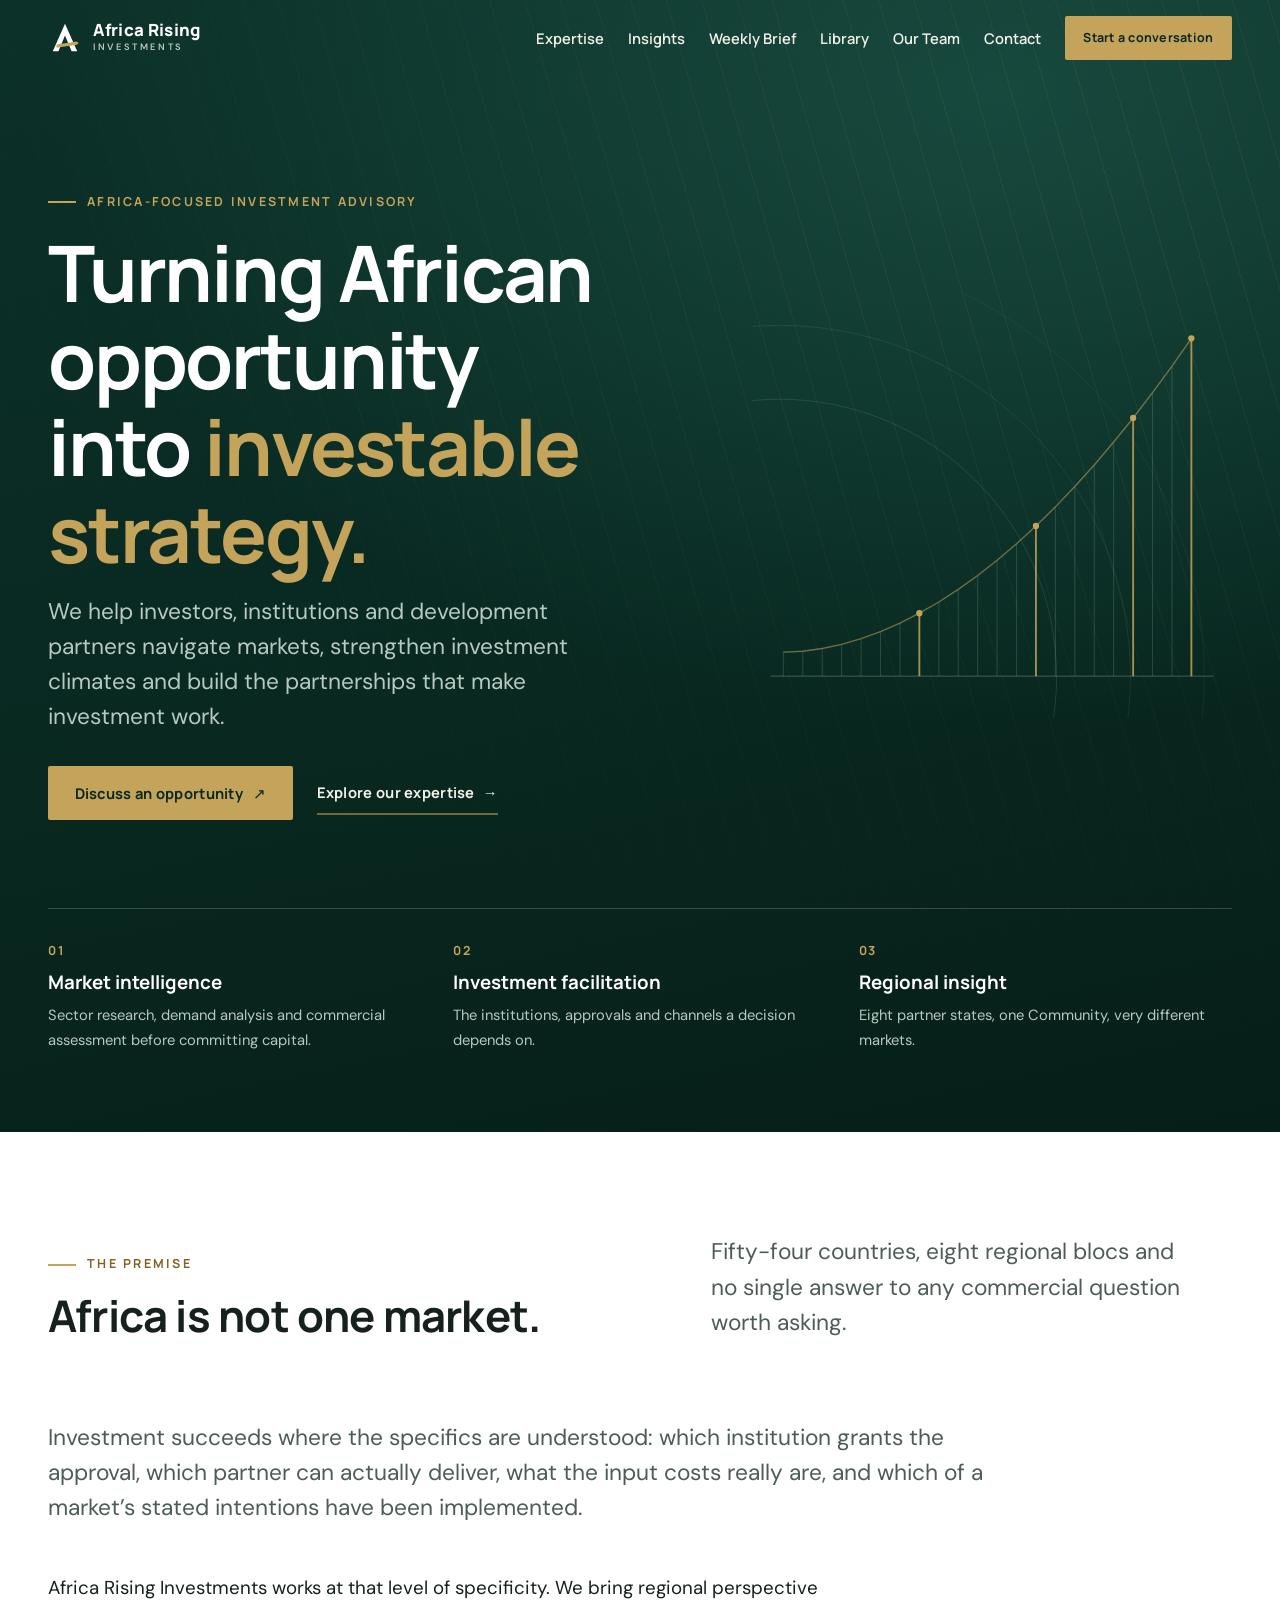
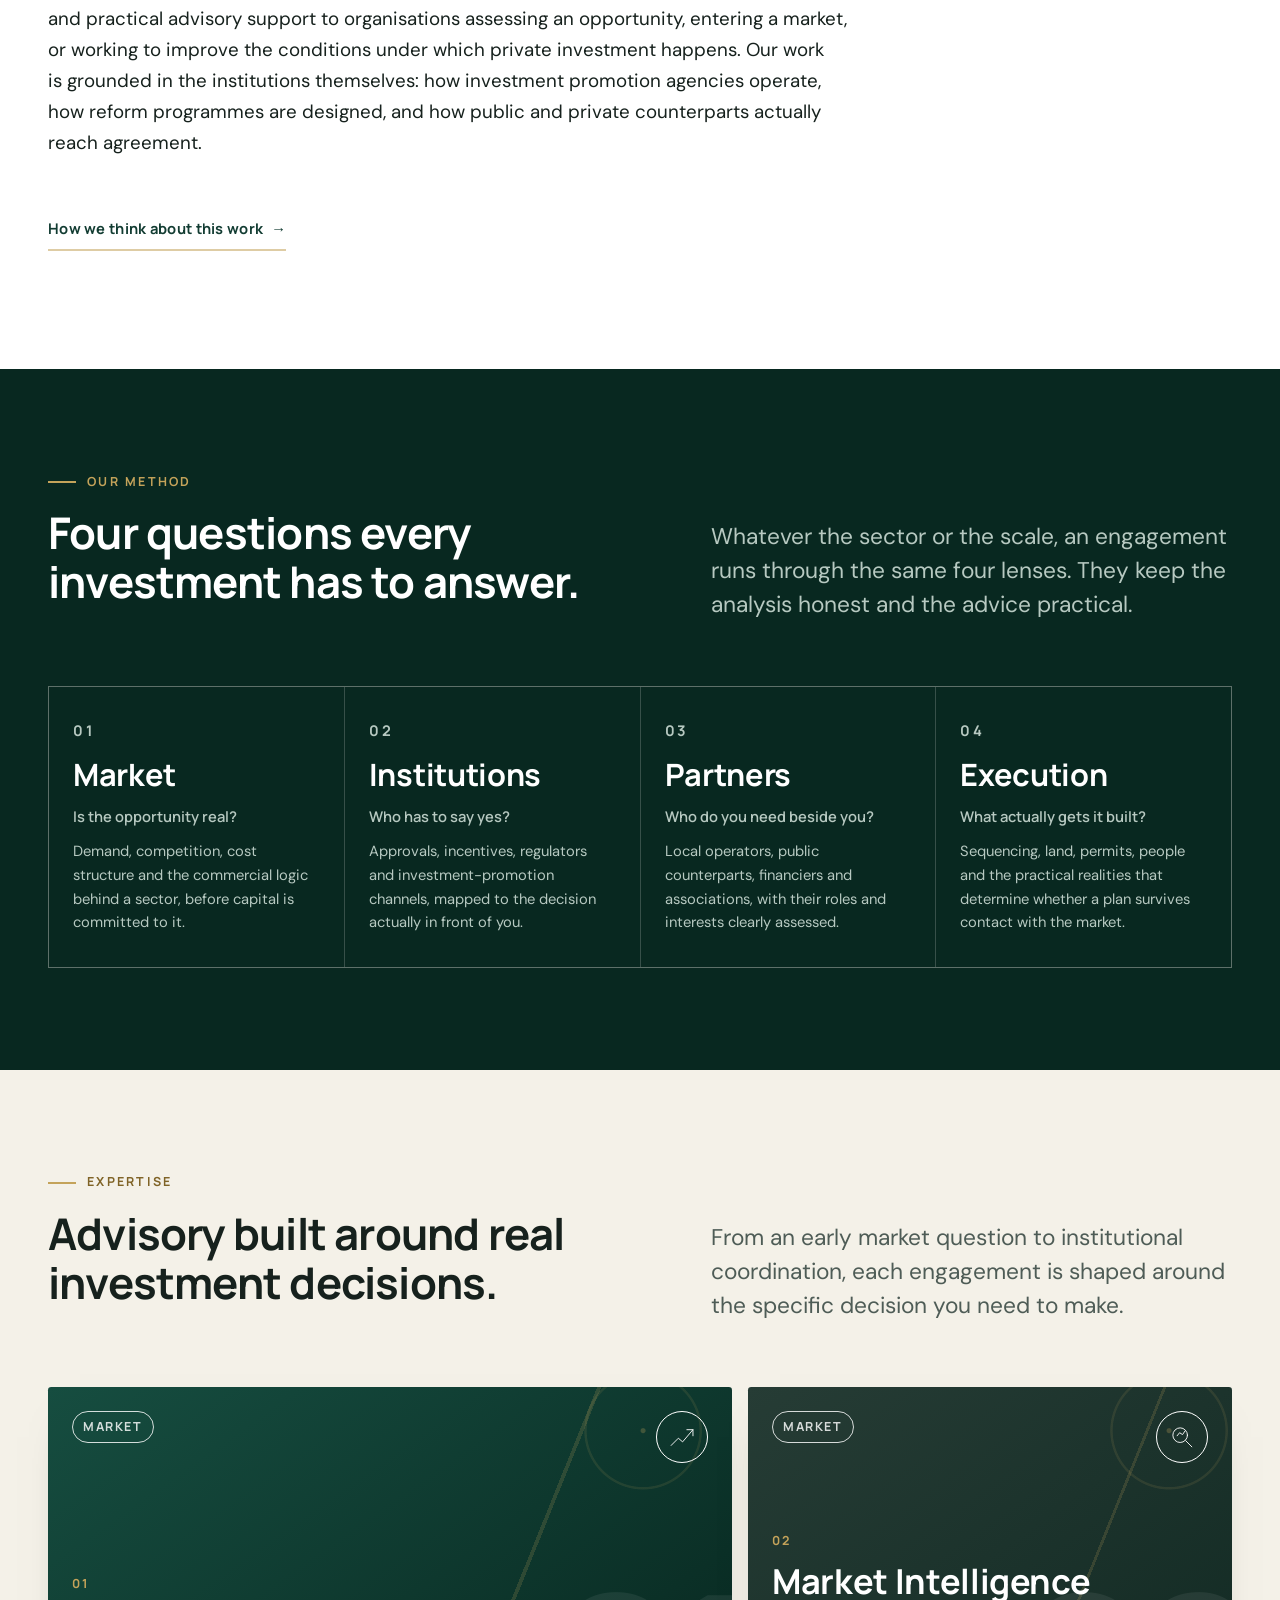
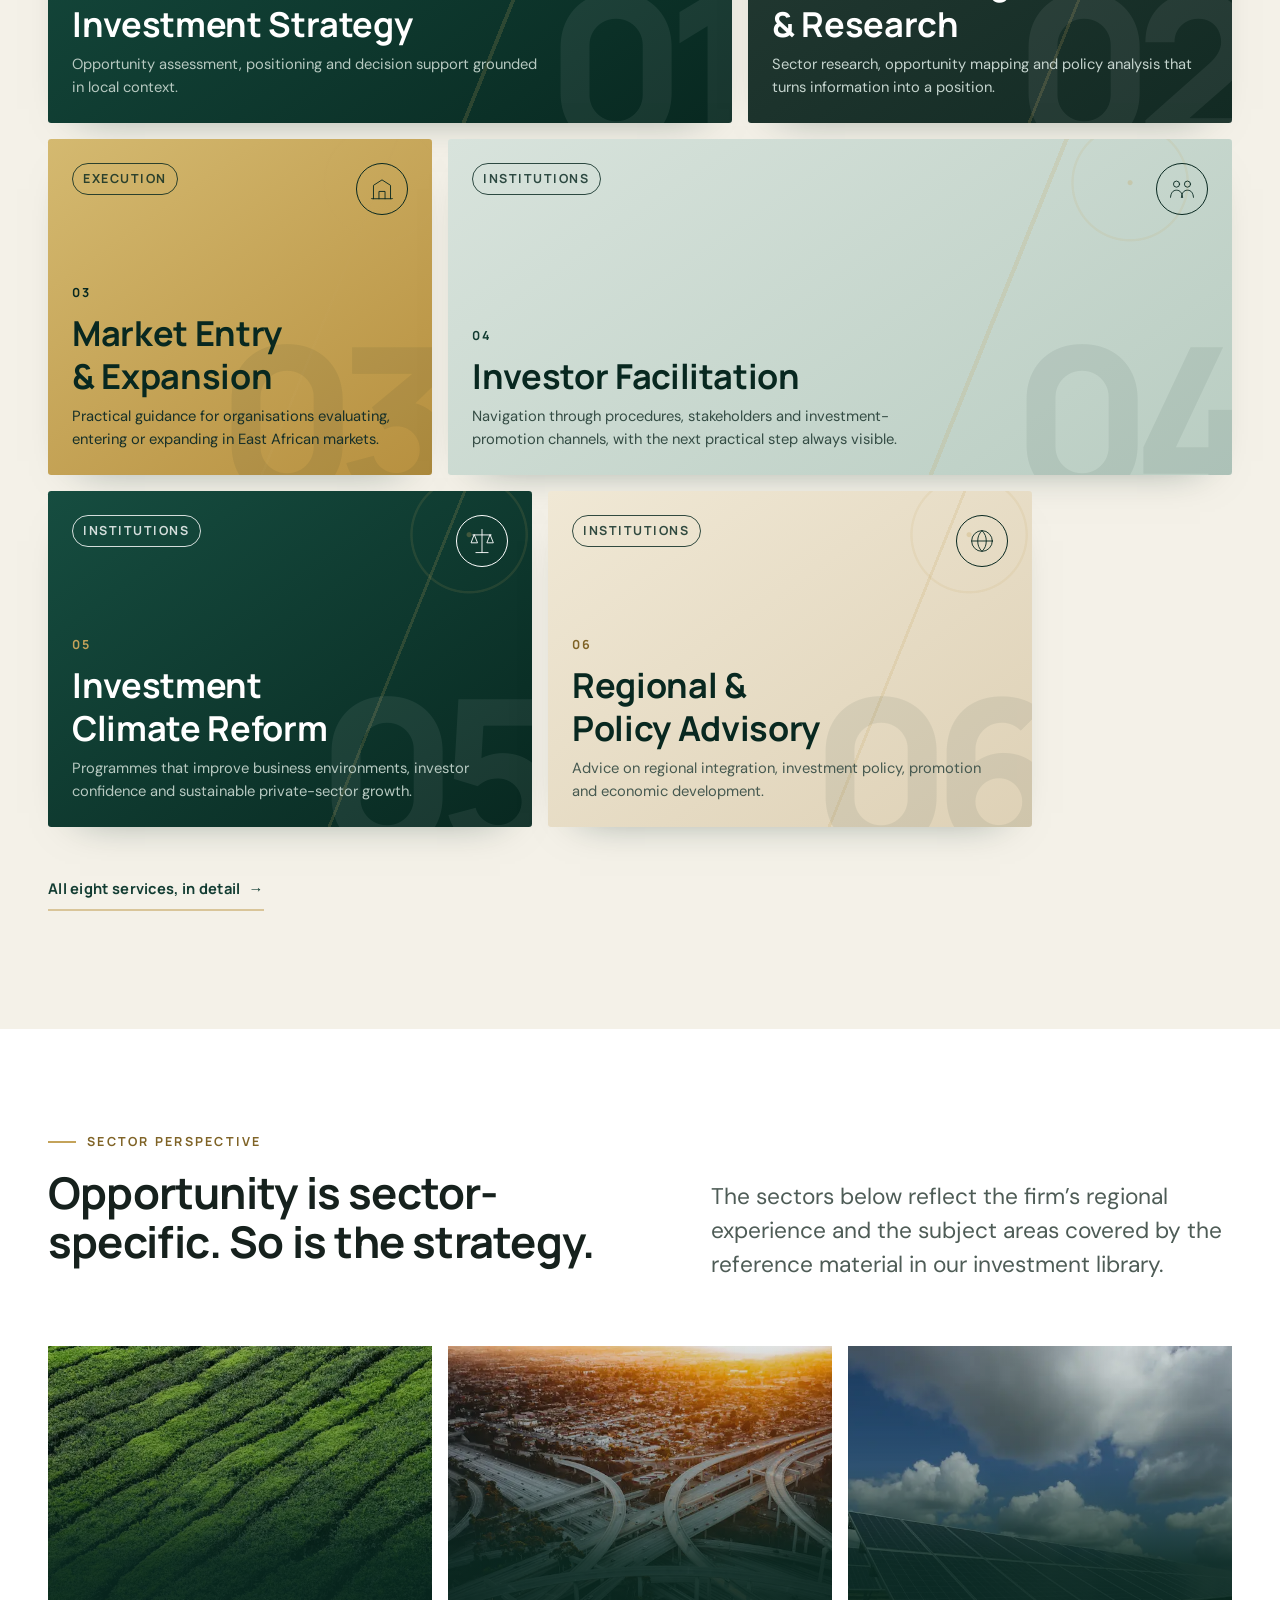
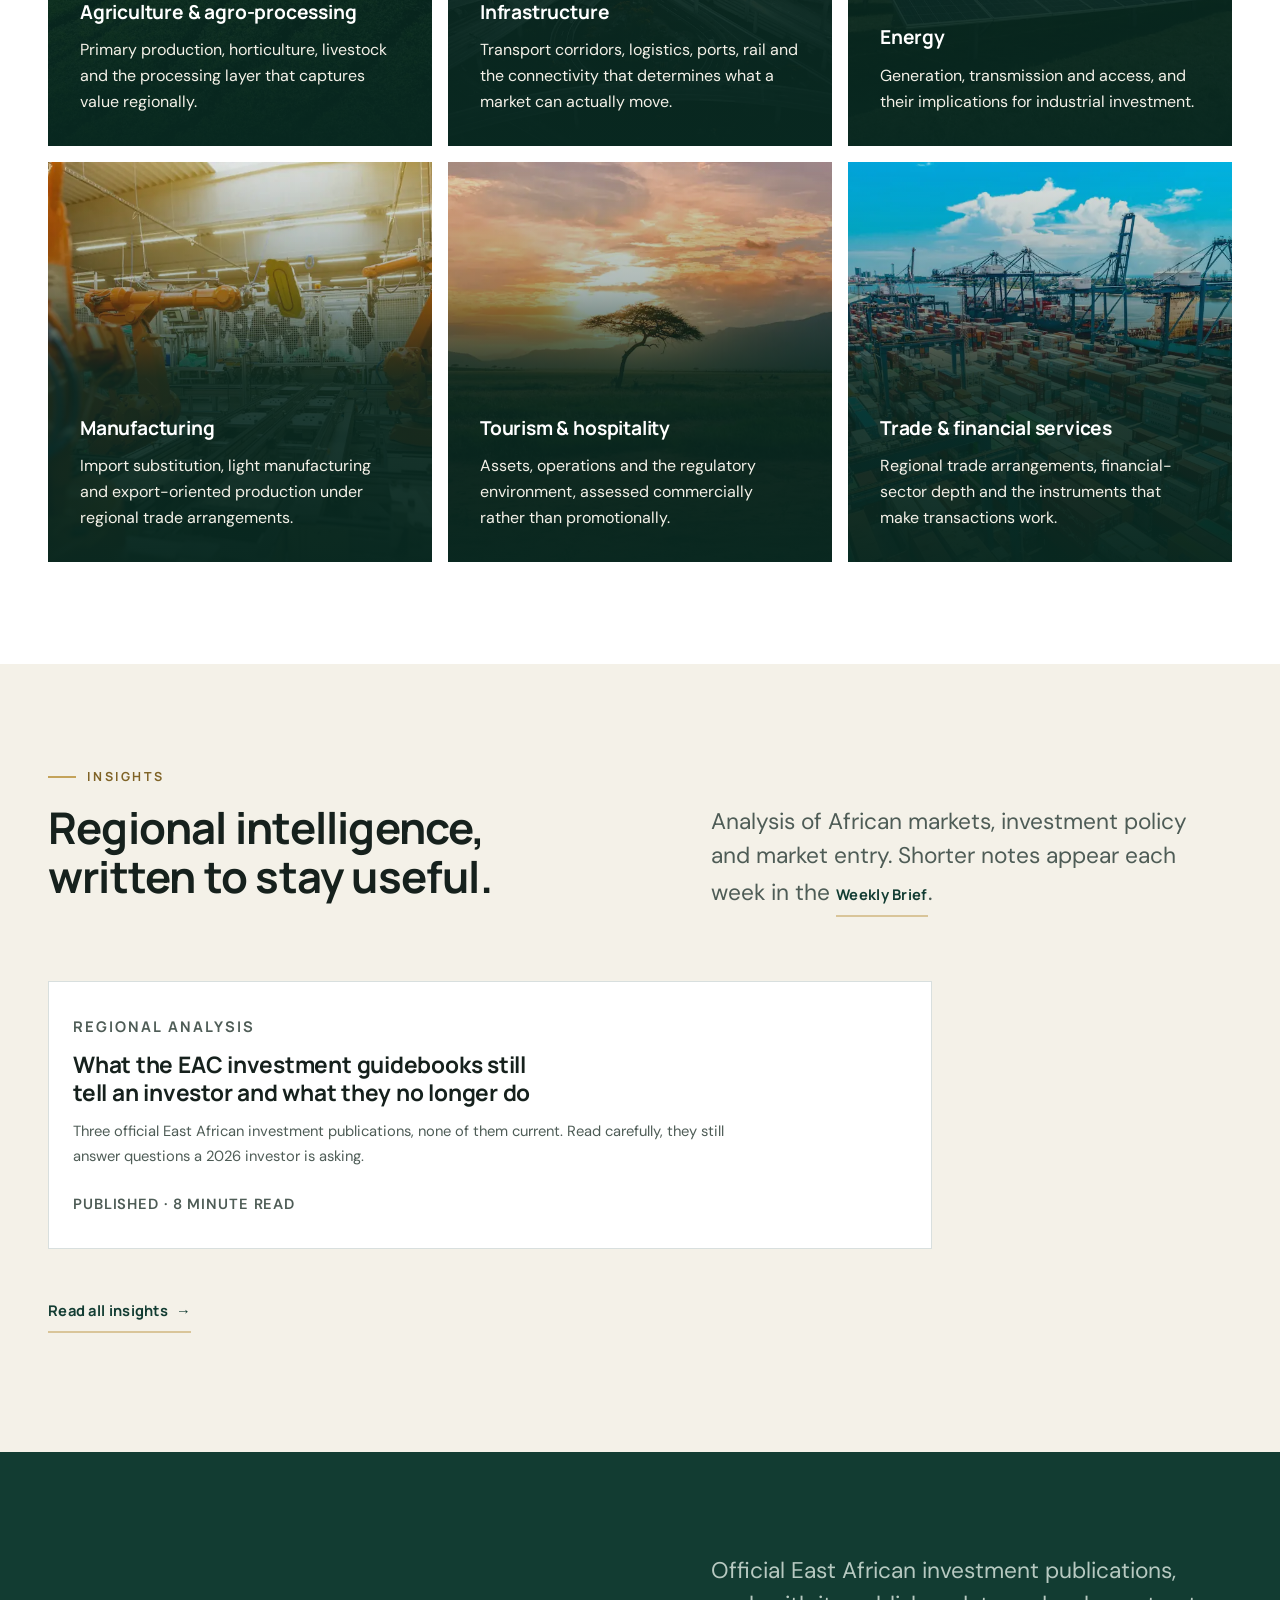
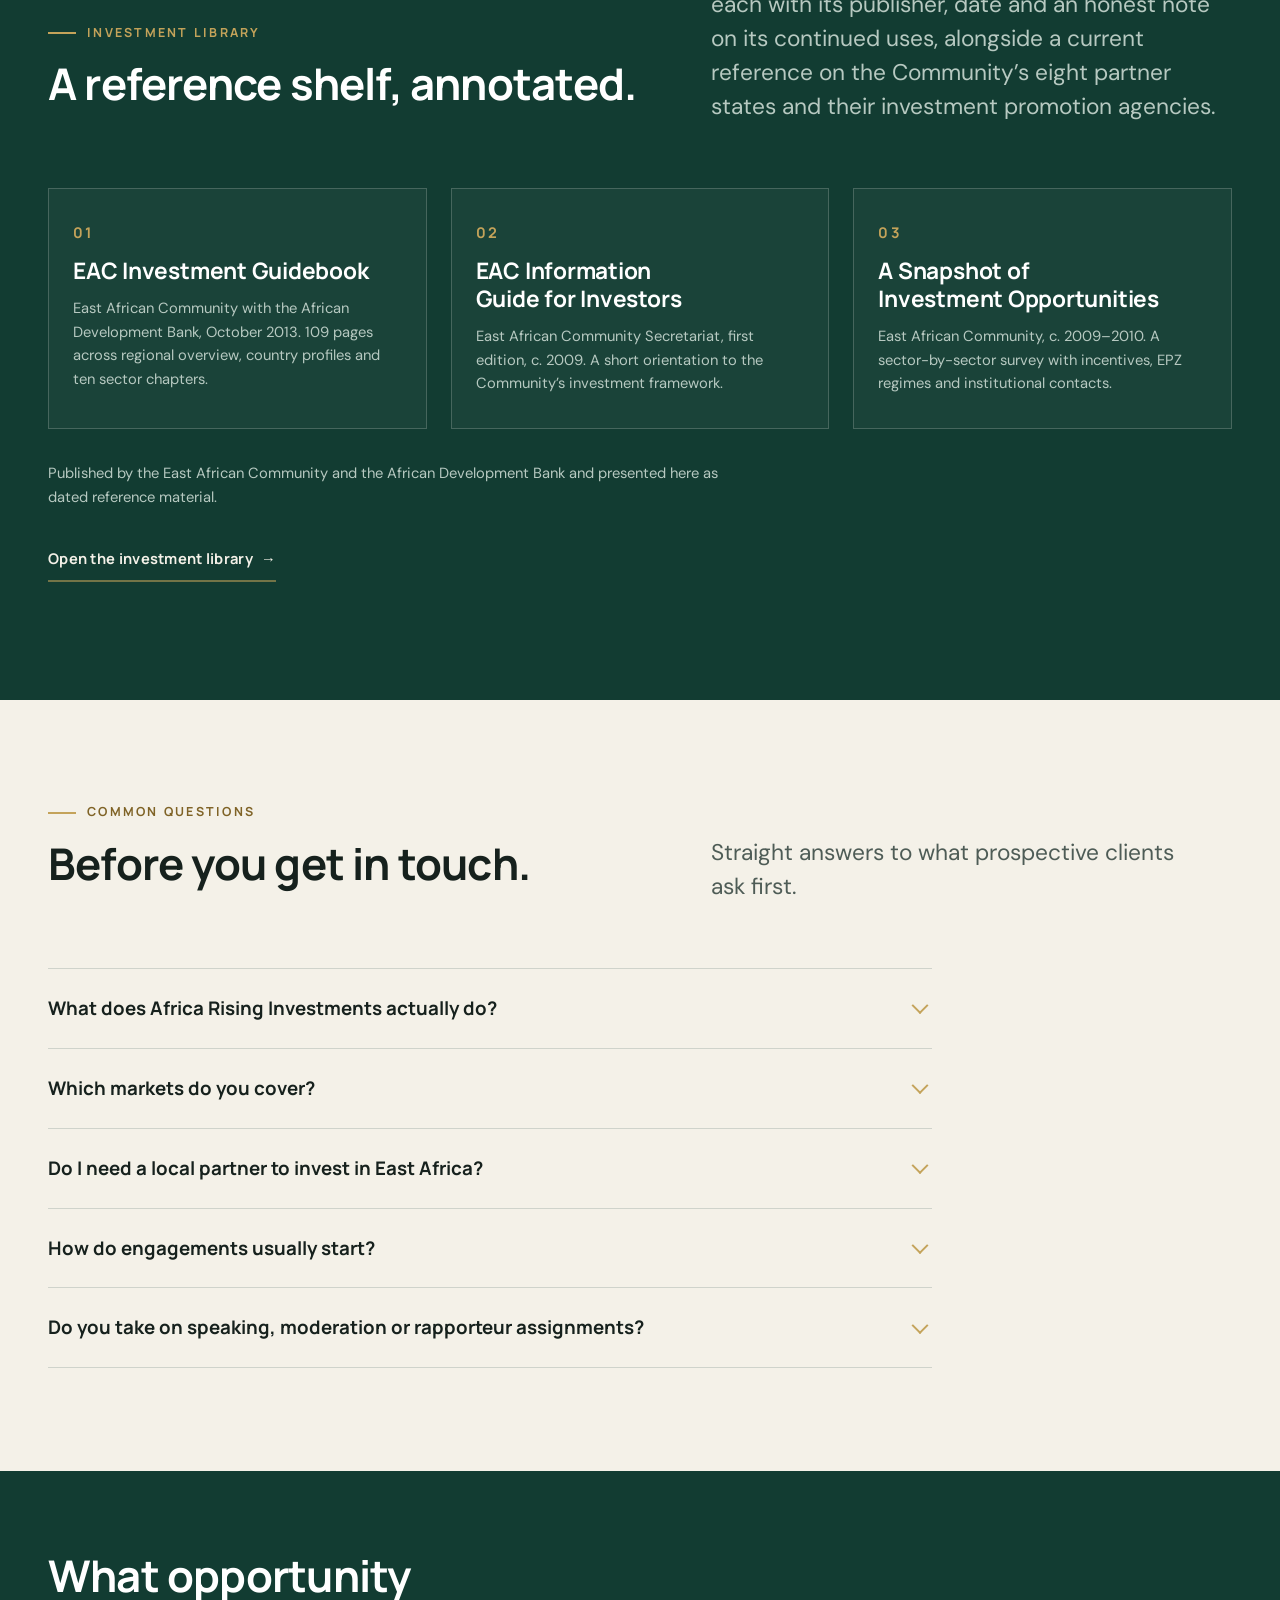
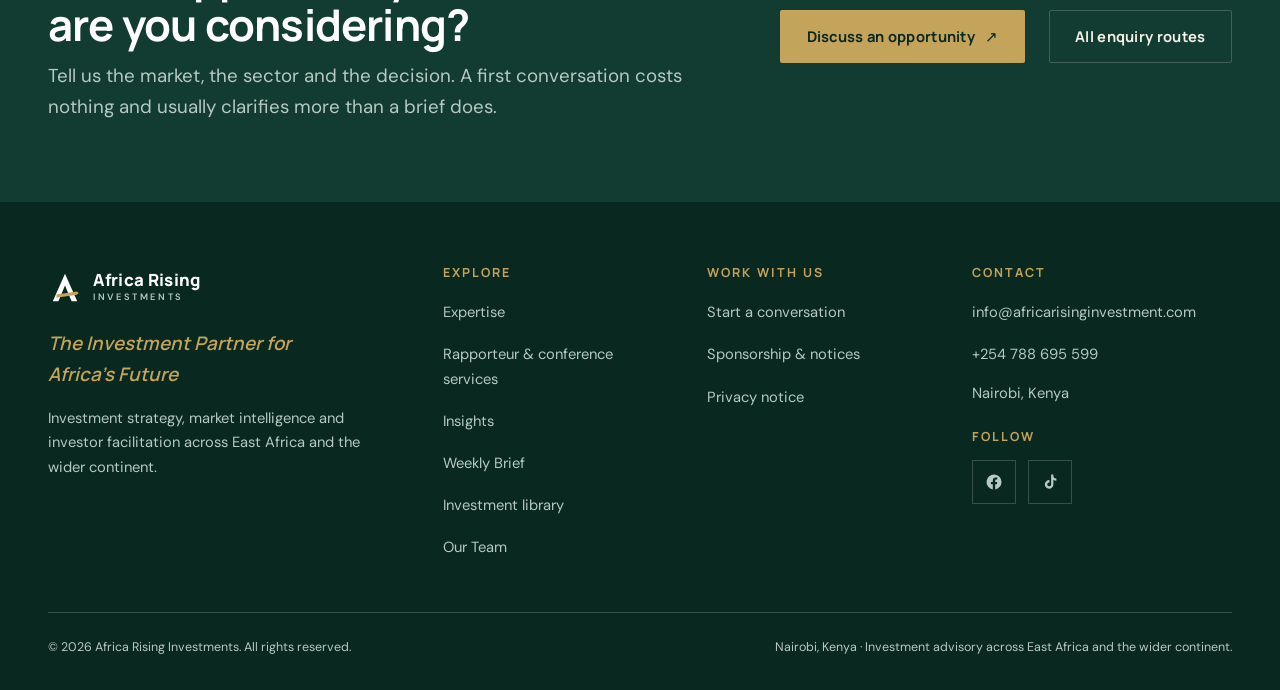
<file: index.html>
<!doctype html>
<html lang="en">
<head>
<meta charset="utf-8">
<meta name="viewport" content="width=device-width, initial-scale=1">
<title>Africa Rising Investments | Investment Advisory for African Markets</title>
<meta name="description" content="Africa-focused investment advisory. Investment strategy, market intelligence, market entry, investor facilitation and investment-climate reform across East Africa.">
<meta name="theme-color" content="#082820">
<link rel="canonical" href="https://africarisinginvestment.com/">
<meta property="og:site_name" content="Africa Rising Investments">
<meta property="og:type" content="website">
<meta property="og:title" content="Africa Rising Investments | Investment Advisory for African Markets">
<meta property="og:description" content="Africa-focused investment advisory. Investment strategy, market intelligence, market entry, investor facilitation and investment-climate reform across East Africa.">
<meta property="og:url" content="https://africarisinginvestment.com/">
<meta property="og:image" content="https://africarisinginvestment.com/assets/img/og-share.png">
<meta property="og:image:width" content="1200">
<meta property="og:image:height" content="630">
<meta name="twitter:card" content="summary_large_image">
<link rel="icon" href="assets/logo/favicon.svg" type="image/svg+xml">
<link rel="apple-touch-icon" href="assets/img/apple-touch-icon.png">
<link rel="manifest" href="site.webmanifest">
<link rel="preload" as="font" type="font/woff2" href="assets/fonts/manrope-latin-800-normal.woff2" crossorigin>
<link rel="preload" as="font" type="font/woff2" href="assets/fonts/dm-sans-latin-400-normal.woff2" crossorigin>
<link rel="stylesheet" href="assets/css/fonts.css">
<link rel="stylesheet" href="assets/css/styles.css">
<script>document.documentElement.classList.add('js');</script>
<noscript><style>
/* Without JS the toggle cannot open the panel, so the nav becomes a plain list. */
@media (max-width:60em){
 .menu-toggle{display:none!important}
 .site-nav{position:static;width:auto;transform:none;visibility:visible;flex-direction:row;
  flex-wrap:wrap;justify-content:flex-start;gap:.5rem 1.25rem;padding:0 0 .75rem;background:none;overflow:visible}
 .site-nav__link{font-size:var(--step--1);padding-block:.5rem;border-bottom:0}
 .site-nav .btn{margin-top:0}
 .header-inner{flex-wrap:wrap}
}
.nav-scrim{display:none}
</style></noscript>
<script type="application/ld+json">{
  "@context": "https://schema.org",
  "@type": "Organization",
  "@id": "https://africarisinginvestment.com/#organization",
  "name": "Africa Rising Investments",
  "alternateName": "Africa Rising",
  "slogan": "The Investment Partner for Africa's Future",
  "description": "Africa-focused investment advisory: strategy, market intelligence, market entry, investor facilitation and investment-climate reform across East Africa.",
  "url": "https://africarisinginvestment.com/",
  "logo": "https://africarisinginvestment.com/assets/logo/logo-horizontal.svg",
  "email": "info@africarisinginvestment.com",
  "telephone": "+254788695599",
  "areaServed": ["Kenya", "East African Community", "Africa"],
  "knowsAbout": ["Investment promotion", "Investment climate reform", "Market entry", "Regional integration", "Investor facilitation"],
  "sameAs": ["https://web.facebook.com/AfricaRisingInvestments", "https://www.tiktok.com/@africarisinginvesstments"]
}</script>
<script type="application/ld+json">{"@context":"https://schema.org","@type":"FAQPage","mainEntity":[{"@type":"Question","name":"What does Africa Rising Investments actually do?","acceptedAnswer":{"@type":"Answer","text":"We advise investors, companies, governments and development partners on African markets: assessing whether an opportunity is commercially real, mapping the institutions and approvals a decision depends on, identifying credible partners, and supporting the practical work of entering or expanding in a market. Engagements range from a single research question to a sustained advisory relationship."}},{"@type":"Question","name":"Which markets do you cover?","acceptedAnswer":{"@type":"Answer","text":"Our core depth is East Africa and the East African Community, which now spans eight partner states. We also work on continent-wide questions where regional comparison is needed, for example when an investor is choosing between East, West and Southern African entry routes."}},{"@type":"Question","name":"Do I need a local partner to invest in East Africa?","acceptedAnswer":{"@type":"Answer","text":"It depends on the market, the sector and the structure you choose; requirements differ across partner states and change over time. Rather than a general answer, we establish what applies to your specific case, which institutions administer it, and whether a partner is a legal requirement, a practical advantage, or neither."}},{"@type":"Question","name":"How do engagements usually start?","acceptedAnswer":{"@type":"Answer","text":"With a short conversation about the decision you are facing. That is normally enough to establish whether we can help, what shape the work would take and roughly what it involves. There is no charge for that first conversation."}},{"@type":"Question","name":"Do you take on speaking, moderation or rapporteur assignments?","acceptedAnswer":{"@type":"Answer","text":"Yes. Rapporteur and conference services are a distinct part of the practice, covering investment conferences, institutional meetings and stakeholder forums."}}]}</script>
</head>
<body>
<a class="skip-link" href="#main">Skip to main content</a>
<header class="site-header" data-header>
  <div class="header-bar">
  <div class="container header-inner">
    <a class="brand" href="./" aria-label="Africa Rising Investments, home">
      <svg class="brand__mark" viewBox="0 0 64 64" aria-hidden="true" focusable="false"><path class="mark-a" d="M32 5 55 57H44.4L32 27.5 19.6 57H9Z"/><path class="mark-bar" fill="#C4A35A" d="M16 44 54 38.5 58 41.6 54 44.7 16 50.5Z"/></svg>
      <span class="brand__text"><span class="brand__word">Africa Rising</span><span class="brand__sub">Investments</span></span>
    </a>
    <button class="menu-toggle" type="button" aria-expanded="false" aria-controls="site-nav" data-menu-toggle>
      <span class="menu-toggle__bars" aria-hidden="true"><i></i><i></i><i></i></span>
      <span class="sr-only">Menu</span>
    </button>
    <nav class="site-nav" id="site-nav" aria-label="Primary" data-menu>
      <a class="site-nav__link" href="expertise/">Expertise</a>
      <a class="site-nav__link" href="insights/">Insights</a>
      <a class="site-nav__link" href="updates/">Weekly Brief</a>
      <a class="site-nav__link" href="library/">Library</a>
      <a class="site-nav__link" href="about/">Our Team</a>
      <a class="site-nav__link" href="contact/">Contact</a>
      <a class="btn btn--gold btn--sm" href="contact/">Start a conversation</a>
    </nav>
  </div>
  </div>
</header>
<div class="nav-scrim" data-scrim aria-hidden="true"></div>
<main id="main">
<section class="hero" aria-labelledby="hero-title">
  <div class="container">
    <div class="hero__grid">
      <div>
        <p class="eyebrow eyebrow--light">Africa-focused investment advisory</p>
        <h1 id="hero-title">Turning African opportunity into <em>investable strategy.</em></h1>
        <p class="hero__lede">We help investors, institutions and development partners navigate markets, strengthen investment climates and build the partnerships that make investment work.</p>
        <div class="actions hero__actions">
          <a class="btn btn--gold" href="mailto:info@africarisinginvestment.com?subject=Discuss%20an%20investment%20opportunity&body=Please%20tell%20us%20briefly%3A%20who%20you%20are%2C%20the%20market%20or%20sector%20you%20are%20looking%20at%2C%20and%20the%20decision%20you%20are%20facing.">Discuss an opportunity <span class="btn__arrow" aria-hidden="true">&#8599;</span></a>
          <a class="tlink tlink--light" href="#expertise">Explore our expertise <span aria-hidden="true">&rarr;</span></a>
        </div>
      </div>
      <div class="hero__figure"><svg class="hero__fig-svg" viewBox="0 0 520 460" role="presentation" aria-hidden="true" focusable="false" preserveAspectRatio="xMidYMid meet"><line x1="34.0" y1="414.0" x2="34.0" y2="388.0" stroke="#B7C9C1" stroke-opacity="0.22" stroke-width="1"/><line x1="55.0" y1="414.0" x2="55.0" y2="387.0" stroke="#B7C9C1" stroke-opacity="0.22" stroke-width="1"/><line x1="76.1" y1="414.0" x2="76.1" y2="384.1" stroke="#B7C9C1" stroke-opacity="0.22" stroke-width="1"/><line x1="97.1" y1="414.0" x2="97.1" y2="379.6" stroke="#B7C9C1" stroke-opacity="0.22" stroke-width="1"/><line x1="118.2" y1="414.0" x2="118.2" y2="373.4" stroke="#B7C9C1" stroke-opacity="0.22" stroke-width="1"/><line x1="139.2" y1="414.0" x2="139.2" y2="365.8" stroke="#B7C9C1" stroke-opacity="0.22" stroke-width="1"/><line x1="160.3" y1="414.0" x2="160.3" y2="356.5" stroke="#B7C9C1" stroke-opacity="0.22" stroke-width="1"/><line x1="181.3" y1="414.0" x2="181.3" y2="345.8" stroke="#C4A35A" stroke-opacity="0.85" stroke-width="2"/><circle cx="181.3" cy="345.8" r="3.4" fill="#C4A35A"/><line x1="202.4" y1="414.0" x2="202.4" y2="333.7" stroke="#B7C9C1" stroke-opacity="0.22" stroke-width="1"/><line x1="223.4" y1="414.0" x2="223.4" y2="320.0" stroke="#B7C9C1" stroke-opacity="0.22" stroke-width="1"/><line x1="244.5" y1="414.0" x2="244.5" y2="305.0" stroke="#B7C9C1" stroke-opacity="0.22" stroke-width="1"/><line x1="265.5" y1="414.0" x2="265.5" y2="288.5" stroke="#B7C9C1" stroke-opacity="0.22" stroke-width="1"/><line x1="286.6" y1="414.0" x2="286.6" y2="270.6" stroke="#B7C9C1" stroke-opacity="0.22" stroke-width="1"/><line x1="307.6" y1="414.0" x2="307.6" y2="251.3" stroke="#C4A35A" stroke-opacity="0.85" stroke-width="2"/><circle cx="307.6" cy="251.3" r="3.4" fill="#C4A35A"/><line x1="328.7" y1="414.0" x2="328.7" y2="230.6" stroke="#B7C9C1" stroke-opacity="0.22" stroke-width="1"/><line x1="349.7" y1="414.0" x2="349.7" y2="208.6" stroke="#B7C9C1" stroke-opacity="0.22" stroke-width="1"/><line x1="370.8" y1="414.0" x2="370.8" y2="185.2" stroke="#B7C9C1" stroke-opacity="0.22" stroke-width="1"/><line x1="391.8" y1="414.0" x2="391.8" y2="160.4" stroke="#B7C9C1" stroke-opacity="0.22" stroke-width="1"/><line x1="412.9" y1="414.0" x2="412.9" y2="134.3" stroke="#C4A35A" stroke-opacity="0.85" stroke-width="2"/><circle cx="412.9" cy="134.3" r="3.4" fill="#C4A35A"/><line x1="433.9" y1="414.0" x2="433.9" y2="106.9" stroke="#B7C9C1" stroke-opacity="0.22" stroke-width="1"/><line x1="455.0" y1="414.0" x2="455.0" y2="78.1" stroke="#B7C9C1" stroke-opacity="0.22" stroke-width="1"/><line x1="476.0" y1="414.0" x2="476.0" y2="48.0" stroke="#C4A35A" stroke-opacity="0.85" stroke-width="2"/><circle cx="476.0" cy="48.0" r="3.4" fill="#C4A35A"/><path d="M34.0 388.0 L55.0 387.0 L76.1 384.1 L97.1 379.6 L118.2 373.4 L139.2 365.8 L160.3 356.5 L181.3 345.8 L202.4 333.7 L223.4 320.0 L244.5 305.0 L265.5 288.5 L286.6 270.6 L307.6 251.3 L328.7 230.6 L349.7 208.6 L370.8 185.2 L391.8 160.4 L412.9 134.3 L433.9 106.9 L455.0 78.1 L476.0 48.0" fill="none" stroke="#C4A35A" stroke-opacity="0.55" stroke-width="1.5"/><line x1="20" y1="414" x2="500" y2="414" stroke="#B7C9C1" stroke-opacity="0.35" stroke-width="1"/><circle cx="30" cy="414" r="300" fill="none" stroke="#B7C9C1" stroke-opacity="0.16" stroke-width="1"/><circle cx="30" cy="414" r="380" fill="none" stroke="#B7C9C1" stroke-opacity="0.11" stroke-width="1"/><circle cx="30" cy="414" r="460" fill="none" stroke="#B7C9C1" stroke-opacity="0.07" stroke-width="1"/></svg></div>
    </div>
    <div class="hero__themes">
      <div class="hero__theme"><u>01</u><b>Market intelligence</b><i>Sector research, demand analysis and commercial assessment before committing capital.</i></div>
      <div class="hero__theme"><u>02</u><b>Investment facilitation</b><i>The institutions, approvals and channels a decision depends on.</i></div>
      <div class="hero__theme"><u>03</u><b>Regional insight</b><i>Eight partner states, one Community, very different markets.</i></div>
    </div>
  </div>
</section>
<section class="section section--white" aria-labelledby="intro-title">
  <div class="container">
    <div class="section-head">
      <div>
        <p class="eyebrow">The premise</p>
        <h2 id="intro-title">Africa is not one market.</h2>
      </div>
      <div>
        <p class="lede">Fifty-four countries, eight regional blocs and no single answer to any commercial question worth asking.</p>
      </div>
    </div>
    <div style="display:grid;gap:2rem;">
      <p class="lede" style="max-width:62ch">Investment succeeds where the specifics are understood: which institution grants the approval, which partner can actually deliver, what the input costs really are, and which of a market&rsquo;s stated intentions have been implemented.</p>
      <p style="max-width:62ch">Africa Rising Investments works at that level of specificity. We bring regional perspective and practical advisory support to organisations assessing an opportunity, entering a market, or working to improve the conditions under which private investment happens. Our work is grounded in the institutions themselves: how investment promotion agencies operate, how reform programmes are designed, and how public and private counterparts actually reach agreement.</p>
      <p><a class="tlink" href="about/">How we think about this work <span aria-hidden="true">&rarr;</span></a></p>
    </div>
  </div>
</section>
<section class="section section--dark" aria-labelledby="lenses-title">
  <div class="container">
    <div class="section-head section-head--light">
      <div>
        <p class="eyebrow">Our method</p>
        <h2 id="lenses-title">Four questions every investment has to answer.</h2>
      </div>
      <p class="section-head__lede">Whatever the sector or the scale, an engagement runs through the same four lenses. They keep the analysis honest and the advice practical.</p>
    </div>
    <div class="lenses"><article class="lens reveal"><p class="lens__num">01</p><h3>Market</h3><p class="lens__q">Is the opportunity real?</p><p>Demand, competition, cost structure and the commercial logic behind a sector, before capital is committed to it.</p></article><article class="lens reveal"><p class="lens__num">02</p><h3>Institutions</h3><p class="lens__q">Who has to say yes?</p><p>Approvals, incentives, regulators and investment-promotion channels, mapped to the decision actually in front of you.</p></article><article class="lens reveal"><p class="lens__num">03</p><h3>Partners</h3><p class="lens__q">Who do you need beside you?</p><p>Local operators, public counterparts, financiers and associations, with their roles and interests clearly assessed.</p></article><article class="lens reveal"><p class="lens__num">04</p><h3>Execution</h3><p class="lens__q">What actually gets it built?</p><p>Sequencing, land, permits, people and the practical realities that determine whether a plan survives contact with the market.</p></article></div>
  </div>
</section>
<section class="section section--ivory" id="expertise" aria-labelledby="expertise-title">
  <div class="container">
    <div class="section-head">
      <div>
        <p class="eyebrow">Expertise</p>
        <h2 id="expertise-title">Advisory built around real investment decisions.</h2>
      </div>
      <p class="section-head__lede">From an early market question to institutional coordination, each engagement is shaped around the specific decision you need to make.</p>
    </div>
    <div class="advisory-map">
      <article class="advisory-tile advisory-tile--wide advisory-tile--forest reveal" data-number="01">
        <a href="expertise/#lens-market">
          <span class="advisory-tile__top"><span class="advisory-tile__tag">Market</span><svg viewBox="0 0 48 48" aria-hidden="true" focusable="false"><path d="M6 38 18 26l7 6L42 12M32 12h10v10"/></svg></span>
          <span class="advisory-tile__body"><span class="advisory-tile__num">01</span><h3>Investment Strategy</h3><p>Opportunity assessment, positioning and decision support grounded in local context.</p></span>
          <span class="advisory-tile__arrow" aria-hidden="true">&nearr;</span>
        </a>
      </article>
      <article class="advisory-tile advisory-tile--ink reveal" data-number="02">
        <a href="expertise/#lens-market">
          <span class="advisory-tile__top"><span class="advisory-tile__tag">Market</span><svg viewBox="0 0 48 48" aria-hidden="true" focusable="false"><circle cx="21" cy="21" r="12"/><path d="m30 30 11 11M16 22l4-5 5 3 4-6"/></svg></span>
          <span class="advisory-tile__body"><span class="advisory-tile__num">02</span><h3>Market Intelligence &amp; Research</h3><p>Sector research, opportunity mapping and policy analysis that turns information into a position.</p></span>
          <span class="advisory-tile__arrow" aria-hidden="true">&nearr;</span>
        </a>
      </article>
      <article class="advisory-tile advisory-tile--gold reveal" data-number="03">
        <a href="expertise/#lens-execution">
          <span class="advisory-tile__top"><span class="advisory-tile__tag">Execution</span><svg viewBox="0 0 48 48" aria-hidden="true" focusable="false"><path d="M6 40h36M10 40V18l14-9 14 9v22M19 40V28h10v12"/></svg></span>
          <span class="advisory-tile__body"><span class="advisory-tile__num">03</span><h3>Market Entry &amp; Expansion</h3><p>Practical guidance for organisations evaluating, entering or expanding in East African markets.</p></span>
          <span class="advisory-tile__arrow" aria-hidden="true">&nearr;</span>
        </a>
      </article>
      <article class="advisory-tile advisory-tile--wide advisory-tile--sage reveal" data-number="04">
        <a href="expertise/#lens-institutions">
          <span class="advisory-tile__top"><span class="advisory-tile__tag">Institutions</span><svg viewBox="0 0 48 48" aria-hidden="true" focusable="false"><circle cx="15" cy="16" r="5"/><circle cx="33" cy="16" r="5"/><path d="M5 38c1-8 4-12 10-12s9 4 10 12M23 38c1-8 4-12 10-12s9 4 10 12"/></svg></span>
          <span class="advisory-tile__body"><span class="advisory-tile__num">04</span><h3>Investor Facilitation</h3><p>Navigation through procedures, stakeholders and investment-promotion channels, with the next practical step always visible.</p></span>
          <span class="advisory-tile__arrow" aria-hidden="true">&nearr;</span>
        </a>
      </article>
      <article class="advisory-tile advisory-tile--forest reveal" data-number="05">
        <a href="expertise/#lens-institutions">
          <span class="advisory-tile__top"><span class="advisory-tile__tag">Institutions</span><svg viewBox="0 0 48 48" aria-hidden="true" focusable="false"><path d="M24 5v38M9 14h30M11 14 6 27h10zm26 0-5 13h10zM14 43h20"/></svg></span>
          <span class="advisory-tile__body"><span class="advisory-tile__num">05</span><h3>Investment Climate Reform</h3><p>Programmes that improve business environments, investor confidence and sustainable private-sector growth.</p></span>
          <span class="advisory-tile__arrow" aria-hidden="true">&nearr;</span>
        </a>
      </article>
      <article class="advisory-tile advisory-tile--sand reveal" data-number="06">
        <a href="expertise/#lens-institutions">
          <span class="advisory-tile__top"><span class="advisory-tile__tag">Institutions</span><svg viewBox="0 0 48 48" aria-hidden="true" focusable="false"><circle cx="24" cy="24" r="17"/><path d="M7 24h34M24 7c5 5 7 10 7 17s-2 12-7 17c-5-5-7-10-7-17s2-12 7-17"/></svg></span>
          <span class="advisory-tile__body"><span class="advisory-tile__num">06</span><h3>Regional &amp; Policy Advisory</h3><p>Advice on regional integration, investment policy, promotion and economic development.</p></span>
          <span class="advisory-tile__arrow" aria-hidden="true">&nearr;</span>
        </a>
      </article>
    </div>
    <p style="margin-top:2.5rem"><a class="tlink" href="expertise/">All eight services, in detail <span aria-hidden="true">&rarr;</span></a></p>
  </div>
</section>
<section class="section section--white" aria-labelledby="sectors-title">
  <div class="container">
    <div class="section-head">
      <div>
        <p class="eyebrow">Sector perspective</p>
        <h2 id="sectors-title">Opportunity is sector-specific. So is the strategy.</h2>
      </div>
      <p class="section-head__lede">The sectors below reflect the firm&rsquo;s regional experience and the subject areas covered by the reference material in our investment library.</p>
    </div>
    <div class="sectors"><article class="sector sector--photo"><img class="sector__image" src="assets/img/sector-agriculture.webp" alt="" width="800" height="640" loading="lazy" decoding="async"><div class="sector__copy"><h3>Agriculture &amp; agro-processing</h3><p>Primary production, horticulture, livestock and the processing layer that captures value regionally.</p></div></article><article class="sector sector--photo"><img class="sector__image" src="assets/img/sector-infrastructure.webp" alt="" width="800" height="640" loading="lazy" decoding="async"><div class="sector__copy"><h3>Infrastructure</h3><p>Transport corridors, logistics, ports, rail and the connectivity that determines what a market can actually move.</p></div></article><article class="sector sector--photo"><img class="sector__image" src="assets/img/sector-energy.webp" alt="" width="800" height="640" loading="lazy" decoding="async"><div class="sector__copy"><h3>Energy</h3><p>Generation, transmission and access, and their implications for industrial investment.</p></div></article><article class="sector sector--photo"><img class="sector__image" src="assets/img/sector-manufacturing.webp" alt="" width="800" height="640" loading="lazy" decoding="async"><div class="sector__copy"><h3>Manufacturing</h3><p>Import substitution, light manufacturing and export-oriented production under regional trade arrangements.</p></div></article><article class="sector sector--photo"><img class="sector__image" src="assets/img/sector-tourism.webp" alt="" width="800" height="640" loading="lazy" decoding="async"><div class="sector__copy"><h3>Tourism &amp; hospitality</h3><p>Assets, operations and the regulatory environment, assessed commercially rather than promotionally.</p></div></article><article class="sector sector--photo"><img class="sector__image" src="assets/img/sector-trade.webp" alt="" width="800" height="640" loading="lazy" decoding="async"><div class="sector__copy"><h3>Trade &amp; financial services</h3><p>Regional trade arrangements, financial-sector depth and the instruments that make transactions work.</p></div></article></div>
  </div>
</section>
<section class="section section--ivory" aria-labelledby="insights-title">
  <div class="container">
    <div class="section-head">
      <div>
        <p class="eyebrow">Insights</p>
        <h2 id="insights-title">Regional intelligence, written to stay useful.</h2>
      </div>
      <p class="section-head__lede">Analysis of African markets, investment policy and market entry. Shorter notes appear each week in the <a class="tlink" href="updates/">Weekly Brief</a>.</p>
    </div>
    <div class="grid" style="max-width:var(--measure)">
      <article class="post reveal">
        <p class="post__kicker">Regional analysis</p>
        <h3><a href="insights/eac-guidebooks-what-still-holds/">What the EAC investment guidebooks still tell an investor and what they no longer do</a></h3>
        <p>Three official East African investment publications, none of them current. Read carefully, they still answer questions a 2026 investor is asking.</p>
        <p class="post__meta">Published &middot; 8 minute read</p>
      </article>
    </div>
    <p style="margin-top:2.5rem"><a class="tlink" href="insights/">Read all insights <span aria-hidden="true">&rarr;</span></a></p>
  </div>
</section>
<section class="section section--forest" aria-labelledby="lib-title">
  <div class="container">
    <div class="section-head section-head--light">
      <div>
        <p class="eyebrow">Investment library</p>
        <h2 id="lib-title">A reference shelf, annotated.</h2>
      </div>
      <p class="section-head__lede">Official East African investment publications, each with its publisher, date and an honest note on its continued uses, alongside a current reference on the Community&rsquo;s eight partner states and their investment promotion agencies.</p>
    </div>
    <div class="grid grid--3">
      <article class="card card--dark"><p class="card__index">01</p><h3>EAC Investment Guidebook</h3><p>East African Community with the African Development Bank, October 2013. 109 pages across regional overview, country profiles and ten sector chapters.</p></article>
      <article class="card card--dark"><p class="card__index">02</p><h3>EAC Information Guide for Investors</h3><p>East African Community Secretariat, first edition, c.&nbsp;2009. A short orientation to the Community&rsquo;s investment framework.</p></article>
      <article class="card card--dark"><p class="card__index">03</p><h3>A Snapshot of Investment Opportunities</h3><p>East African Community, c.&nbsp;2009&ndash;2010. A sector-by-sector survey with incentives, EPZ regimes and institutional contacts.</p></article>
    </div>
    <p class="small" style="margin-top:2rem;color:var(--sage)">Published by the East African Community and the African Development Bank and presented here as dated reference material.</p>
    <p style="margin-top:1.75rem"><a class="tlink tlink--light" href="library/">Open the investment library <span aria-hidden="true">&rarr;</span></a></p>
  </div>
</section>
<section class="section section--ivory" aria-labelledby="faq-title">
  <div class="container">
    <div class="section-head">
      <div>
        <p class="eyebrow">Common questions</p>
        <h2 id="faq-title">Before you get in touch.</h2>
      </div>
      <p class="section-head__lede">Straight answers to what prospective clients ask first.</p>
    </div>
    <div class="faq"><details><summary>What does Africa Rising Investments actually do?</summary><div><p>We advise investors, companies, governments and development partners on African markets: assessing whether an opportunity is commercially real, mapping the institutions and approvals a decision depends on, identifying credible partners, and supporting the practical work of entering or expanding in a market. Engagements range from a single research question to a sustained advisory relationship.</p></div></details><details><summary>Which markets do you cover?</summary><div><p>Our core depth is East Africa and the East African Community, which now spans eight partner states. We also work on continent-wide questions where regional comparison is needed, for example when an investor is choosing between East, West and Southern African entry routes.</p></div></details><details><summary>Do I need a local partner to invest in East Africa?</summary><div><p>It depends on the market, the sector and the structure you choose; requirements differ across partner states and change over time. Rather than a general answer, we establish what applies to your specific case, which institutions administer it, and whether a partner is a legal requirement, a practical advantage, or neither.</p></div></details><details><summary>How do engagements usually start?</summary><div><p>With a short conversation about the decision you are facing. That is normally enough to establish whether we can help, what shape the work would take and roughly what it involves. There is no charge for that first conversation.</p></div></details><details><summary>Do you take on speaking, moderation or rapporteur assignments?</summary><div><p>Yes. Rapporteur and conference services are a distinct part of the practice, covering investment conferences, institutional meetings and stakeholder forums.</p></div></details></div>
  </div>
</section>
<section class="cta-band">
  <div class="container cta-band__inner">
    <div>
      <h2>What opportunity are you considering?</h2>
      <p>Tell us the market, the sector and the decision. A first conversation costs nothing and usually clarifies more than a brief does.</p>
    </div>
    <div class="actions">
      <a class="btn btn--gold" href="mailto:info@africarisinginvestment.com?subject=Investment%20enquiry">Discuss an opportunity <span class="btn__arrow" aria-hidden="true">&#8599;</span></a>
      <a class="btn btn--ghost-light" href="contact/">All enquiry routes</a>
    </div>
  </div>
</section>
</main>
<footer class="site-footer">
  <div class="container">
    <div class="footer-grid">
      <div>
        <a class="brand" href="./" aria-label="Africa Rising Investments, home">
          <svg class="brand__mark" viewBox="0 0 64 64" aria-hidden="true" focusable="false"><path class="mark-a" d="M32 5 55 57H44.4L32 27.5 19.6 57H9Z"/><path class="mark-bar" fill="#C4A35A" d="M16 44 54 38.5 58 41.6 54 44.7 16 50.5Z"/></svg>
          <span class="brand__text"><span class="brand__word">Africa Rising</span><span class="brand__sub">Investments</span></span>
        </a>
        <p class="footer-slogan">The Investment Partner for Africa&rsquo;s Future</p>
        <p class="small">Investment strategy, market intelligence and investor facilitation across East Africa and the wider continent.</p>
      </div>
      <nav aria-labelledby="f-explore">
        <h2 id="f-explore">Explore</h2>
        <ul>
          <li><a href="expertise/">Expertise</a></li>
          <li><a href="expertise/rapporteur/">Rapporteur &amp; conference services</a></li>
          <li><a href="insights/">Insights</a></li>
          <li><a href="updates/">Weekly Brief</a></li>
          <li><a href="library/">Investment library</a></li>
          <li><a href="about/">Our Team</a></li>
        </ul>
      </nav>
      <nav aria-labelledby="f-work">
        <h2 id="f-work">Work with us</h2>
        <ul>
          <li><a href="contact/">Start a conversation</a></li>
          <li><a href="partner/">Sponsorship &amp; notices</a></li>
          <li><a href="privacy/">Privacy notice</a></li>
        </ul>
      </nav>
      <div>
        <h2 id="f-contact">Contact</h2>
        <ul>
          <li><a href="mailto:info@africarisinginvestment.com">info@africarisinginvestment.com</a></li>
          <li><a href="tel:+254788695599">+254 788 695 599</a></li>
          <li><span class="small">Nairobi, Kenya</span></li>
        </ul>
        <h3 style="margin-top:1.5rem">Follow</h3>
        <ul class="social">
  <li><a href="https://web.facebook.com/AfricaRisingInvestments" rel="noopener"><span class="sr-only">Africa Rising Investments on Facebook</span>
    <svg viewBox="0 0 24 24" aria-hidden="true"><path d="M22 12a10 10 0 1 0-11.6 9.9v-7h-2.5V12h2.5V9.8c0-2.5 1.5-3.9 3.8-3.9 1.1 0 2.2.2 2.2.2v2.4h-1.2c-1.2 0-1.6.8-1.6 1.6V12h2.7l-.4 2.9h-2.3v7A10 10 0 0 0 22 12"/></svg></a></li>
  <li><a href="https://www.tiktok.com/@africarisinginvesstments" rel="noopener"><span class="sr-only">Africa Rising Investments on TikTok</span>
    <svg viewBox="0 0 24 24" aria-hidden="true"><path d="M16.5 2h-3v13.2a2.6 2.6 0 1 1-2.2-2.6V9.5a5.7 5.7 0 1 0 5.2 5.7V9.1a6.8 6.8 0 0 0 4 1.3V7.3a3.9 3.9 0 0 1-4-4z"/></svg></a></li>
</ul>
      </div>
    </div>
    <div class="footer-bottom">
      <p style="margin:0">&copy; <span data-year>2026</span> Africa Rising Investments. All rights reserved.</p>
      <p style="margin:0">Nairobi, Kenya &middot; Investment advisory across East Africa and the wider continent.</p>
    </div>
  </div>
</footer>
<script src="assets/js/site.js" defer></script>
</body>
</html>
</file>
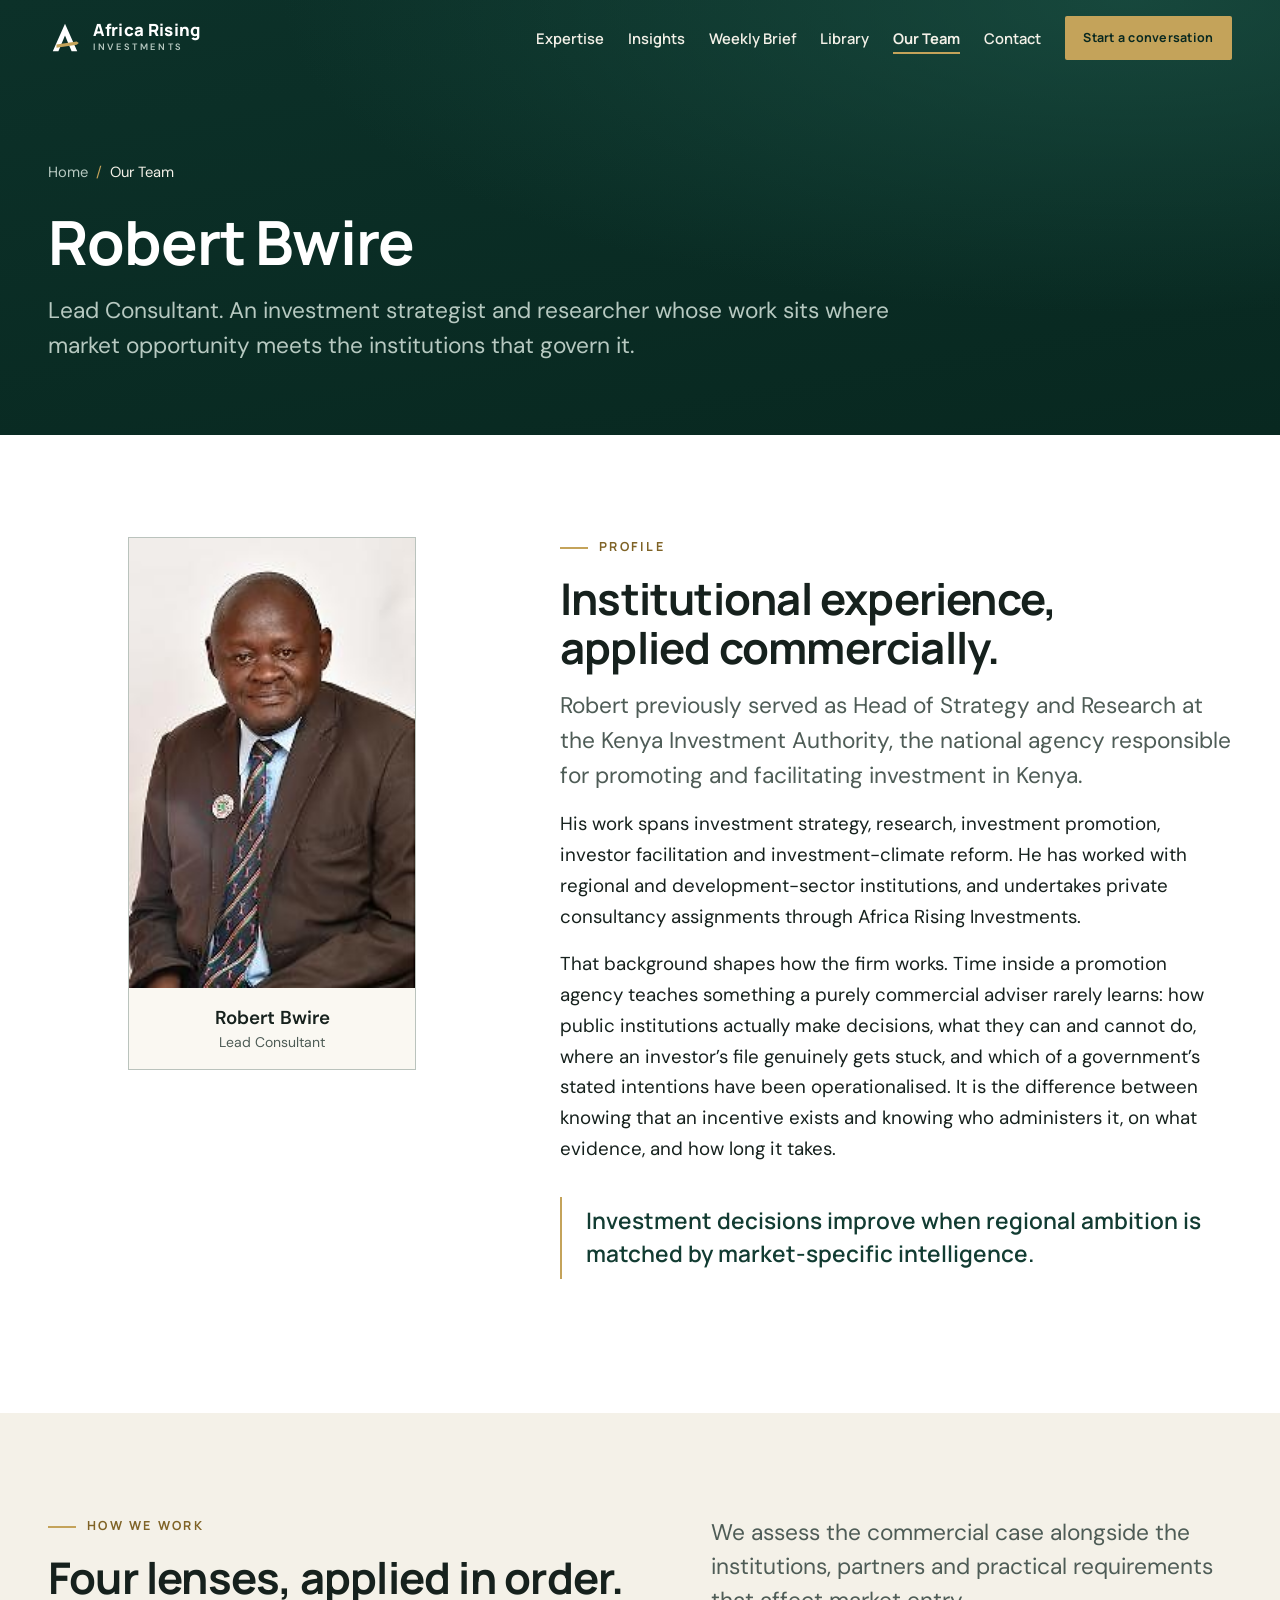
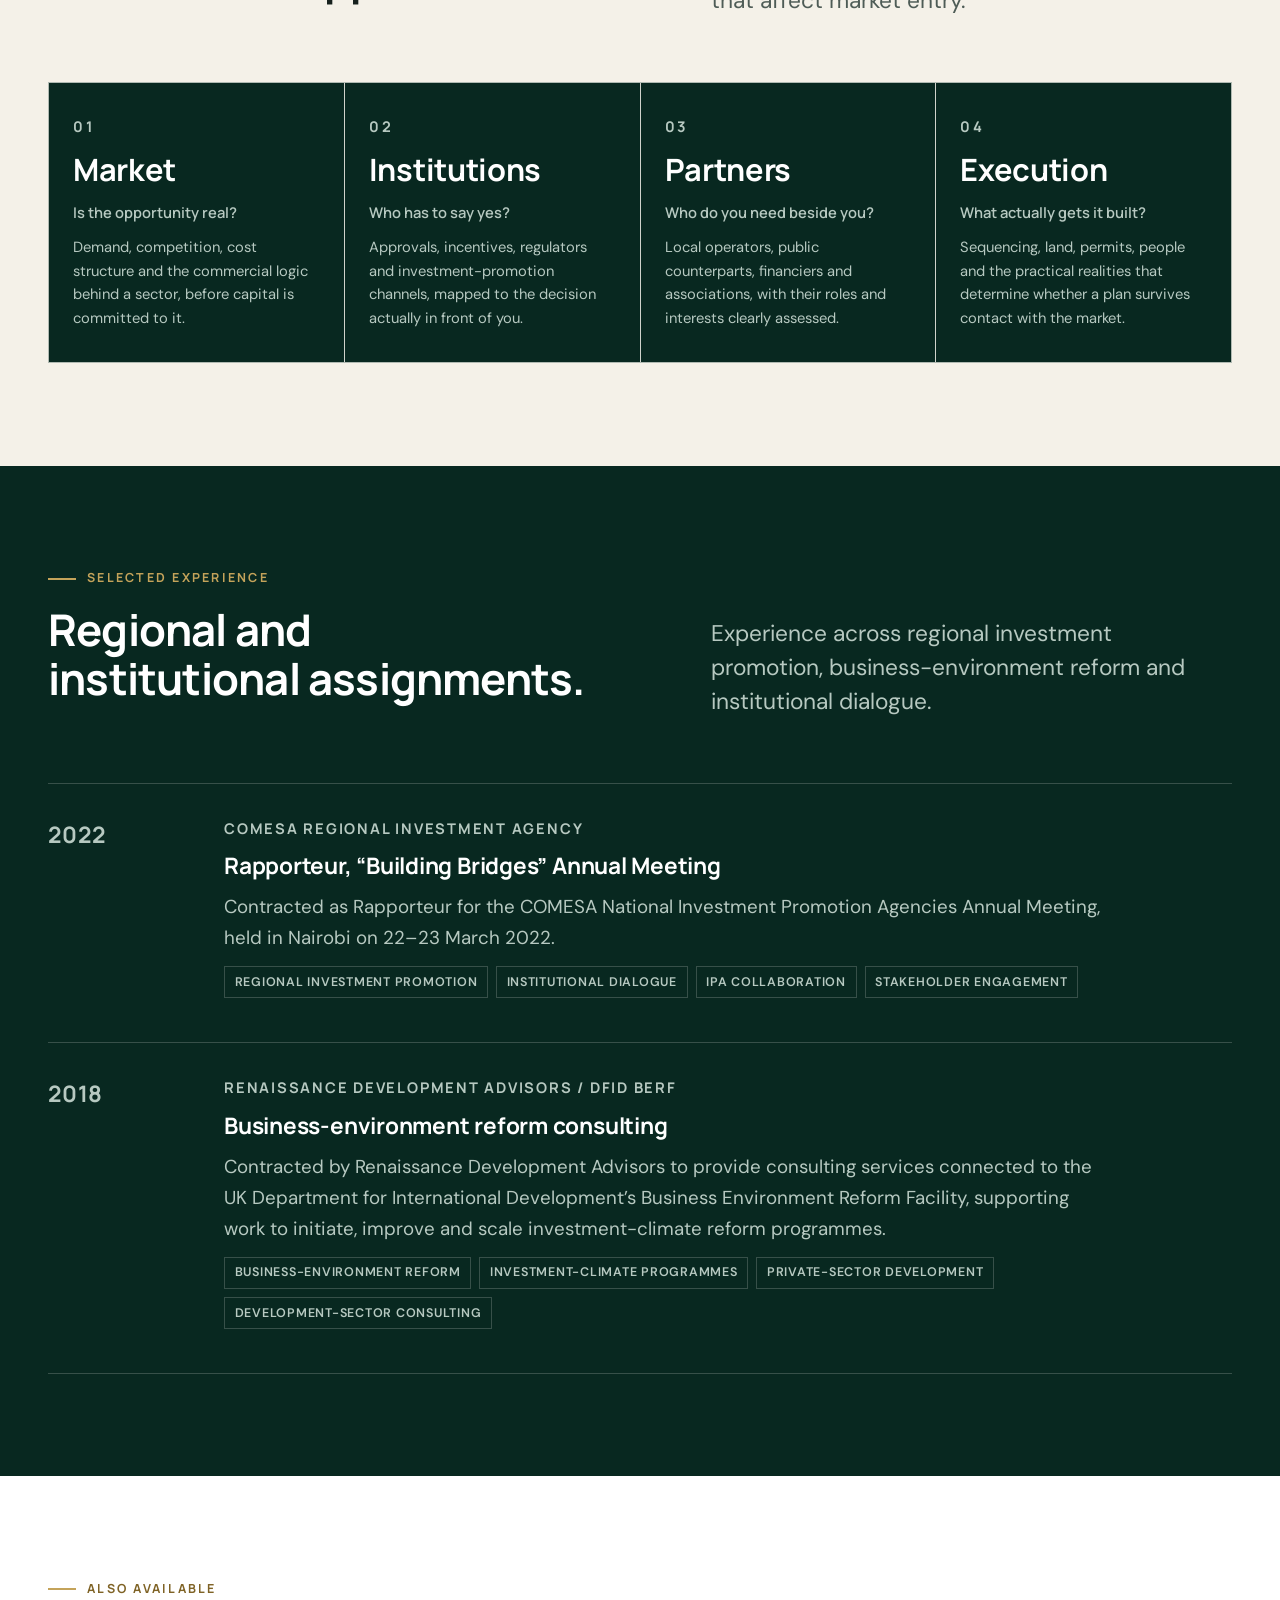
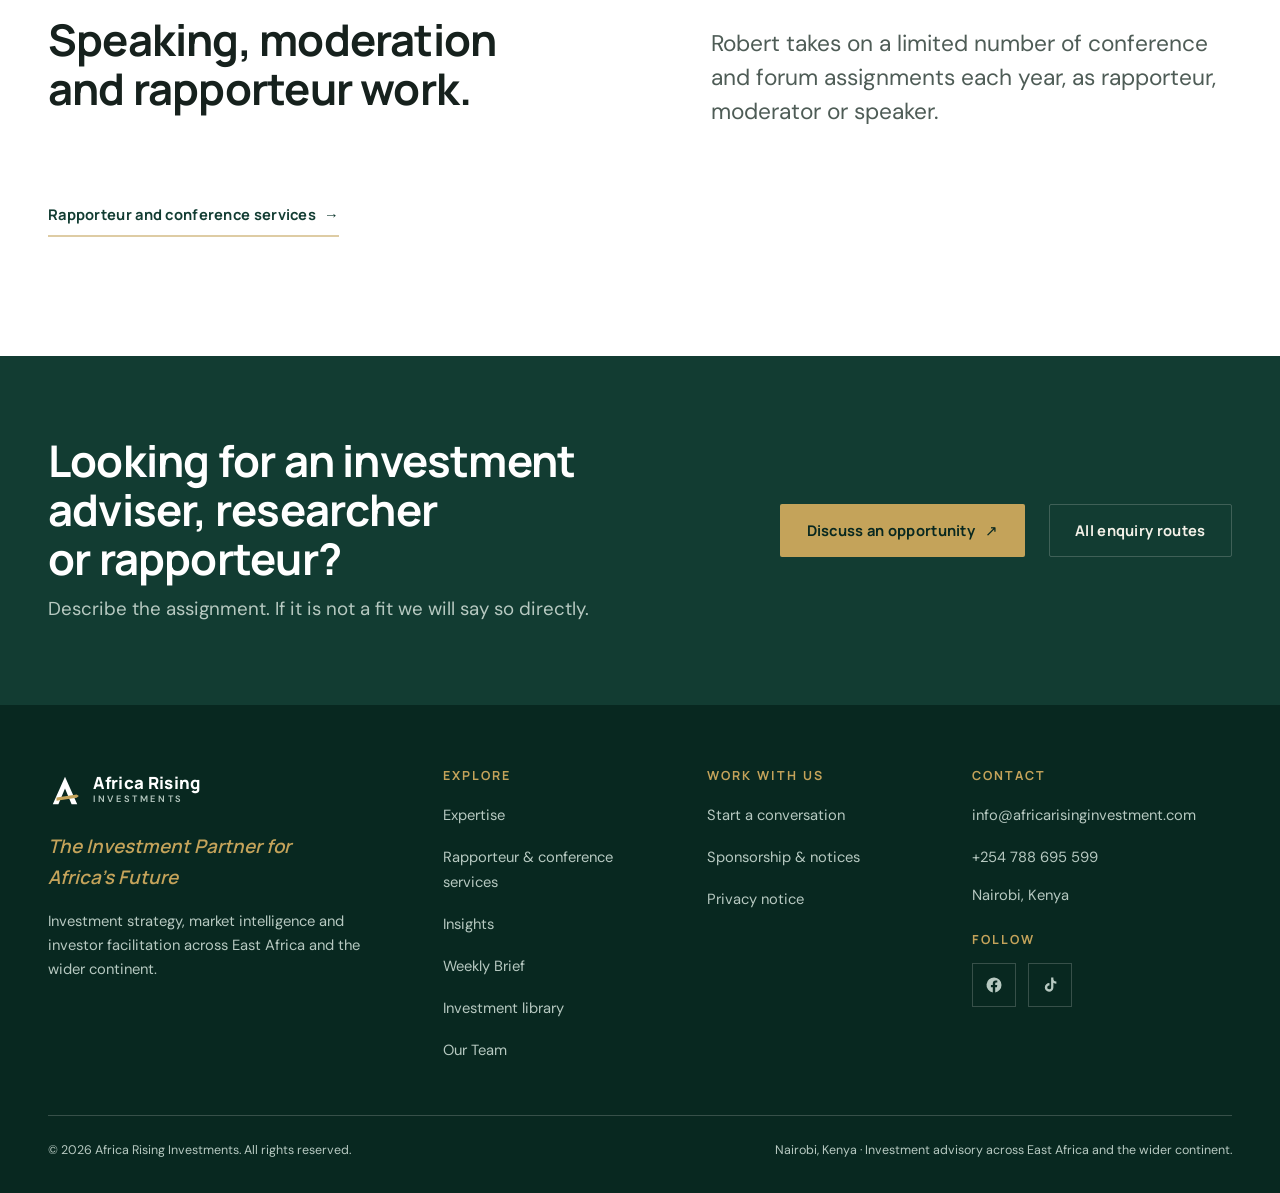
<file: about/index.html>
<!doctype html>
<html lang="en">
<head>
<meta charset="utf-8">
<meta name="viewport" content="width=device-width, initial-scale=1">
<title>Robert Bwire, Lead Consultant | Africa Rising Investments</title>
<meta name="description" content="Robert Bwire is an investment strategist and researcher and Lead Consultant at Africa Rising Investments. Former Head of Strategy and Research, Kenya Investment Authority.">
<meta name="theme-color" content="#082820">
<link rel="canonical" href="https://africarisinginvestment.com/about/">
<meta property="og:site_name" content="Africa Rising Investments">
<meta property="og:type" content="profile">
<meta property="og:title" content="Robert Bwire, Lead Consultant | Africa Rising Investments">
<meta property="og:description" content="Robert Bwire is an investment strategist and researcher and Lead Consultant at Africa Rising Investments. Former Head of Strategy and Research, Kenya Investment Authority.">
<meta property="og:url" content="https://africarisinginvestment.com/about/">
<meta property="og:image" content="https://africarisinginvestment.com/assets/img/og-share.png">
<meta property="og:image:width" content="1200">
<meta property="og:image:height" content="630">
<meta name="twitter:card" content="summary_large_image">
<link rel="icon" href="../assets/logo/favicon.svg" type="image/svg+xml">
<link rel="apple-touch-icon" href="../assets/img/apple-touch-icon.png">
<link rel="manifest" href="../site.webmanifest">
<link rel="preload" as="font" type="font/woff2" href="../assets/fonts/manrope-latin-800-normal.woff2" crossorigin>
<link rel="preload" as="font" type="font/woff2" href="../assets/fonts/dm-sans-latin-400-normal.woff2" crossorigin>
<link rel="stylesheet" href="../assets/css/fonts.css">
<link rel="stylesheet" href="../assets/css/styles.css">
<script>document.documentElement.classList.add('js');</script>
<noscript><style>
/* Without JS the toggle cannot open the panel, so the nav becomes a plain list. */
@media (max-width:60em){
 .menu-toggle{display:none!important}
 .site-nav{position:static;width:auto;transform:none;visibility:visible;flex-direction:row;
  flex-wrap:wrap;justify-content:flex-start;gap:.5rem 1.25rem;padding:0 0 .75rem;background:none;overflow:visible}
 .site-nav__link{font-size:var(--step--1);padding-block:.5rem;border-bottom:0}
 .site-nav .btn{margin-top:0}
 .header-inner{flex-wrap:wrap}
}
.nav-scrim{display:none}
</style></noscript>
<script type="application/ld+json">{
  "@context": "https://schema.org",
  "@type": "Organization",
  "@id": "https://africarisinginvestment.com/#organization",
  "name": "Africa Rising Investments",
  "alternateName": "Africa Rising",
  "slogan": "The Investment Partner for Africa's Future",
  "description": "Africa-focused investment advisory: strategy, market intelligence, market entry, investor facilitation and investment-climate reform across East Africa.",
  "url": "https://africarisinginvestment.com/",
  "logo": "https://africarisinginvestment.com/assets/logo/logo-horizontal.svg",
  "email": "info@africarisinginvestment.com",
  "telephone": "+254788695599",
  "areaServed": ["Kenya", "East African Community", "Africa"],
  "knowsAbout": ["Investment promotion", "Investment climate reform", "Market entry", "Regional integration", "Investor facilitation"],
  "sameAs": ["https://web.facebook.com/AfricaRisingInvestments", "https://www.tiktok.com/@africarisinginvesstments"]
}</script>
<script type="application/ld+json">{"@context":"https://schema.org","@type":"BreadcrumbList","itemListElement":[{"@type":"ListItem","position":1,"name":"Home","item":"https://africarisinginvestment.com/"},{"@type":"ListItem","position":2,"name":"About","item":"https://africarisinginvestment.com/"}]}</script>
<script type="application/ld+json">{
  "@context": "https://schema.org",
  "@type": "Person",
  "name": "Robert Bwire",
  "jobTitle": "Lead Consultant",
  "worksFor": {"@id": "https://africarisinginvestment.com/#organization"},
  "description": "Investment strategist, researcher and consultant. Former Head of Strategy and Research at the Kenya Investment Authority.",
  "knowsAbout": ["Investment strategy", "Investment promotion", "Investment climate reform", "Investor facilitation", "Regional integration"]
}</script>
</head>
<body>
<a class="skip-link" href="#main">Skip to main content</a>
<header class="site-header" data-header>
  <div class="header-bar">
  <div class="container header-inner">
    <a class="brand" href="../" aria-label="Africa Rising Investments, home">
      <svg class="brand__mark" viewBox="0 0 64 64" aria-hidden="true" focusable="false"><path class="mark-a" d="M32 5 55 57H44.4L32 27.5 19.6 57H9Z"/><path class="mark-bar" fill="#C4A35A" d="M16 44 54 38.5 58 41.6 54 44.7 16 50.5Z"/></svg>
      <span class="brand__text"><span class="brand__word">Africa Rising</span><span class="brand__sub">Investments</span></span>
    </a>
    <button class="menu-toggle" type="button" aria-expanded="false" aria-controls="site-nav" data-menu-toggle>
      <span class="menu-toggle__bars" aria-hidden="true"><i></i><i></i><i></i></span>
      <span class="sr-only">Menu</span>
    </button>
    <nav class="site-nav" id="site-nav" aria-label="Primary" data-menu>
      <a class="site-nav__link" href="../expertise/">Expertise</a>
      <a class="site-nav__link" href="../insights/">Insights</a>
      <a class="site-nav__link" href="../updates/">Weekly Brief</a>
      <a class="site-nav__link" href="../library/">Library</a>
      <a class="site-nav__link" href="../about/" aria-current="page">Our Team</a>
      <a class="site-nav__link" href="../contact/">Contact</a>
      <a class="btn btn--gold btn--sm" href="../contact/">Start a conversation</a>
    </nav>
  </div>
  </div>
</header>
<div class="nav-scrim" data-scrim aria-hidden="true"></div>
<main id="main">
<section class="page-hero">
  <div class="container">
    <nav class="breadcrumb" aria-label="Breadcrumb"><ol><li><a href="../">Home</a></li><li><span aria-current="page">Our Team</span></li></ol></nav>
    <h1>Robert Bwire</h1>
    <p class="page-hero__lede">Lead Consultant. An investment strategist and researcher whose work sits where market opportunity meets the institutions that govern it.</p>
  </div>
</section>

<section class="section section--white">
  <div class="container">
    <div class="leadership">
      <div>
        <figure class="portrait portrait--photo">
          <img src="../assets/img/robert-bwire.jpg" alt="Robert Bwire, Lead Consultant at Africa Rising Investments" width="192" height="302" loading="lazy" decoding="async">
          <figcaption>Robert Bwire <span>Lead Consultant</span></figcaption>
        </figure>
      </div>
      <div>
        <p class="eyebrow">Profile</p>
        <h2>Institutional experience, applied commercially.</h2>
        <p class="lede">Robert previously served as Head of Strategy and Research at the Kenya Investment Authority, the national agency responsible for promoting and facilitating investment in Kenya.</p>
        <p>His work spans investment strategy, research, investment promotion, investor facilitation and investment-climate reform. He has worked with regional and development-sector institutions, and undertakes private consultancy assignments through Africa Rising Investments.</p>
        <p>That background shapes how the firm works. Time inside a promotion agency teaches something a purely commercial adviser rarely learns: how public institutions actually make decisions, what they can and cannot do, where an investor&rsquo;s file genuinely gets stuck, and which of a government&rsquo;s stated intentions have been operationalised. It is the difference between knowing that an incentive exists and knowing who administers it, on what evidence, and how long it takes.</p>
        <blockquote class="pullquote">Investment decisions improve when regional ambition is matched by market-specific intelligence.</blockquote>
      </div>
    </div>
  </div>
</section>

<section class="section section--ivory">
  <div class="container">
    <div class="section-head">
      <div><p class="eyebrow">How we work</p><h2>Four lenses, applied in order.</h2></div>
      <p class="section-head__lede">We assess the commercial case alongside the institutions, partners and practical requirements that affect market entry.</p>
    </div>
    <div class="lenses" style="background:var(--rule);border-color:var(--rule)">
      <article class="lens"><p class="lens__num">01</p><h3>Market</h3><p class="lens__q">Is the opportunity real?</p><p>Demand, competition, cost structure and the commercial logic behind a sector, before capital is committed to it.</p></article><article class="lens"><p class="lens__num">02</p><h3>Institutions</h3><p class="lens__q">Who has to say yes?</p><p>Approvals, incentives, regulators and investment-promotion channels, mapped to the decision actually in front of you.</p></article><article class="lens"><p class="lens__num">03</p><h3>Partners</h3><p class="lens__q">Who do you need beside you?</p><p>Local operators, public counterparts, financiers and associations, with their roles and interests clearly assessed.</p></article><article class="lens"><p class="lens__num">04</p><h3>Execution</h3><p class="lens__q">What actually gets it built?</p><p>Sequencing, land, permits, people and the practical realities that determine whether a plan survives contact with the market.</p></article>
    </div>
  </div>
</section>
<section class="section section--dark">
  <div class="container">
    <div class="section-head section-head--light">
      <div><p class="eyebrow">Selected experience</p><h2>Regional and institutional assignments.</h2></div>
      <p class="section-head__lede">Experience across regional investment promotion, business-environment reform and institutional dialogue.</p>
    </div>
    <div class="timeline"><article class="timeline__item">
        <p class="timeline__year">2022</p>
        <div>
          <p class="timeline__org">COMESA Regional Investment Agency</p>
          <h3>Rapporteur, &ldquo;Building Bridges&rdquo; Annual Meeting</h3>
          <p>Contracted as Rapporteur for the COMESA National Investment Promotion Agencies Annual Meeting, held in Nairobi on 22&ndash;23 March 2022.</p>
          <ul class="timeline__tags"><li>Regional investment promotion</li><li>Institutional dialogue</li><li>IPA collaboration</li><li>Stakeholder engagement</li></ul>
        </div>
      </article><article class="timeline__item">
        <p class="timeline__year">2018</p>
        <div>
          <p class="timeline__org">Renaissance Development Advisors / DFID BERF</p>
          <h3>Business-environment reform consulting</h3>
          <p>Contracted by Renaissance Development Advisors to provide consulting services connected to the UK Department for International Development&rsquo;s Business Environment Reform Facility, supporting work to initiate, improve and scale investment-climate reform programmes.</p>
          <ul class="timeline__tags"><li>Business-environment reform</li><li>Investment-climate programmes</li><li>Private-sector development</li><li>Development-sector consulting</li></ul>
        </div>
      </article></div>
  </div>
</section>

<section class="section section--white">
  <div class="container">
    <div class="section-head">
      <div><p class="eyebrow">Also available</p><h2>Speaking, moderation and rapporteur work.</h2></div>
      <p class="section-head__lede">Robert takes on a limited number of conference and forum assignments each year, as rapporteur, moderator or speaker.</p>
    </div>
    <p><a class="tlink" href="../expertise/rapporteur/">Rapporteur and conference services <span aria-hidden="true">&rarr;</span></a></p>
  </div>
</section>
<section class="cta-band">
  <div class="container cta-band__inner">
    <div>
      <h2>Looking for an investment adviser, researcher or rapporteur?</h2>
      <p>Describe the assignment. If it is not a fit we will say so directly.</p>
    </div>
    <div class="actions">
      <a class="btn btn--gold" href="mailto:info@africarisinginvestment.com?subject=Investment%20enquiry">Discuss an opportunity <span class="btn__arrow" aria-hidden="true">&#8599;</span></a>
      <a class="btn btn--ghost-light" href="../contact/">All enquiry routes</a>
    </div>
  </div>
</section>
</main>
<footer class="site-footer">
  <div class="container">
    <div class="footer-grid">
      <div>
        <a class="brand" href="../" aria-label="Africa Rising Investments, home">
          <svg class="brand__mark" viewBox="0 0 64 64" aria-hidden="true" focusable="false"><path class="mark-a" d="M32 5 55 57H44.4L32 27.5 19.6 57H9Z"/><path class="mark-bar" fill="#C4A35A" d="M16 44 54 38.5 58 41.6 54 44.7 16 50.5Z"/></svg>
          <span class="brand__text"><span class="brand__word">Africa Rising</span><span class="brand__sub">Investments</span></span>
        </a>
        <p class="footer-slogan">The Investment Partner for Africa&rsquo;s Future</p>
        <p class="small">Investment strategy, market intelligence and investor facilitation across East Africa and the wider continent.</p>
      </div>
      <nav aria-labelledby="f-explore">
        <h2 id="f-explore">Explore</h2>
        <ul>
          <li><a href="../expertise/">Expertise</a></li>
          <li><a href="../expertise/rapporteur/">Rapporteur &amp; conference services</a></li>
          <li><a href="../insights/">Insights</a></li>
          <li><a href="../updates/">Weekly Brief</a></li>
          <li><a href="../library/">Investment library</a></li>
          <li><a href="../about/">Our Team</a></li>
        </ul>
      </nav>
      <nav aria-labelledby="f-work">
        <h2 id="f-work">Work with us</h2>
        <ul>
          <li><a href="../contact/">Start a conversation</a></li>
          <li><a href="../partner/">Sponsorship &amp; notices</a></li>
          <li><a href="../privacy/">Privacy notice</a></li>
        </ul>
      </nav>
      <div>
        <h2 id="f-contact">Contact</h2>
        <ul>
          <li><a href="mailto:info@africarisinginvestment.com">info@africarisinginvestment.com</a></li>
          <li><a href="tel:+254788695599">+254 788 695 599</a></li>
          <li><span class="small">Nairobi, Kenya</span></li>
        </ul>
        <h3 style="margin-top:1.5rem">Follow</h3>
        <ul class="social">
  <li><a href="https://web.facebook.com/AfricaRisingInvestments" rel="noopener"><span class="sr-only">Africa Rising Investments on Facebook</span>
    <svg viewBox="0 0 24 24" aria-hidden="true"><path d="M22 12a10 10 0 1 0-11.6 9.9v-7h-2.5V12h2.5V9.8c0-2.5 1.5-3.9 3.8-3.9 1.1 0 2.2.2 2.2.2v2.4h-1.2c-1.2 0-1.6.8-1.6 1.6V12h2.7l-.4 2.9h-2.3v7A10 10 0 0 0 22 12"/></svg></a></li>
  <li><a href="https://www.tiktok.com/@africarisinginvesstments" rel="noopener"><span class="sr-only">Africa Rising Investments on TikTok</span>
    <svg viewBox="0 0 24 24" aria-hidden="true"><path d="M16.5 2h-3v13.2a2.6 2.6 0 1 1-2.2-2.6V9.5a5.7 5.7 0 1 0 5.2 5.7V9.1a6.8 6.8 0 0 0 4 1.3V7.3a3.9 3.9 0 0 1-4-4z"/></svg></a></li>
</ul>
      </div>
    </div>
    <div class="footer-bottom">
      <p style="margin:0">&copy; <span data-year>2026</span> Africa Rising Investments. All rights reserved.</p>
      <p style="margin:0">Nairobi, Kenya &middot; Investment advisory across East Africa and the wider continent.</p>
    </div>
  </div>
</footer>
<script src="../assets/js/site.js" defer></script>
</body>
</html>
</file>
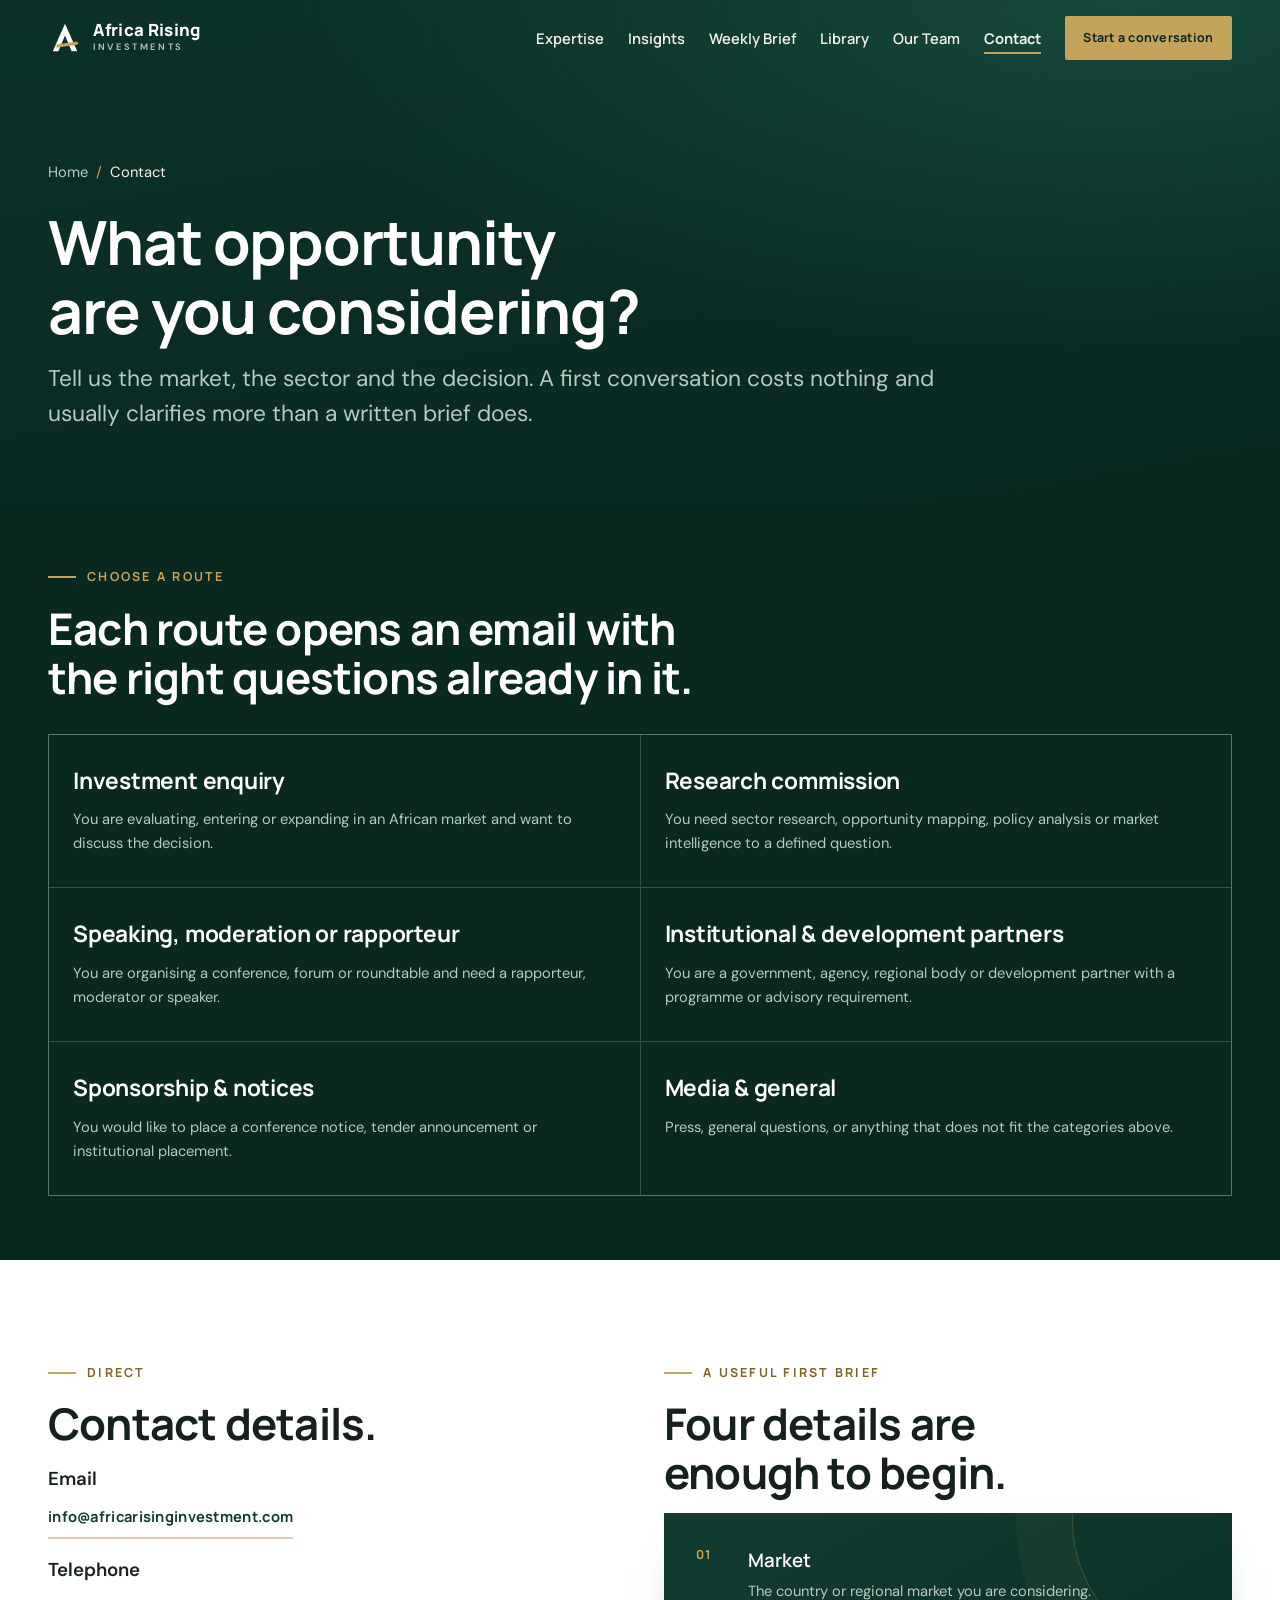
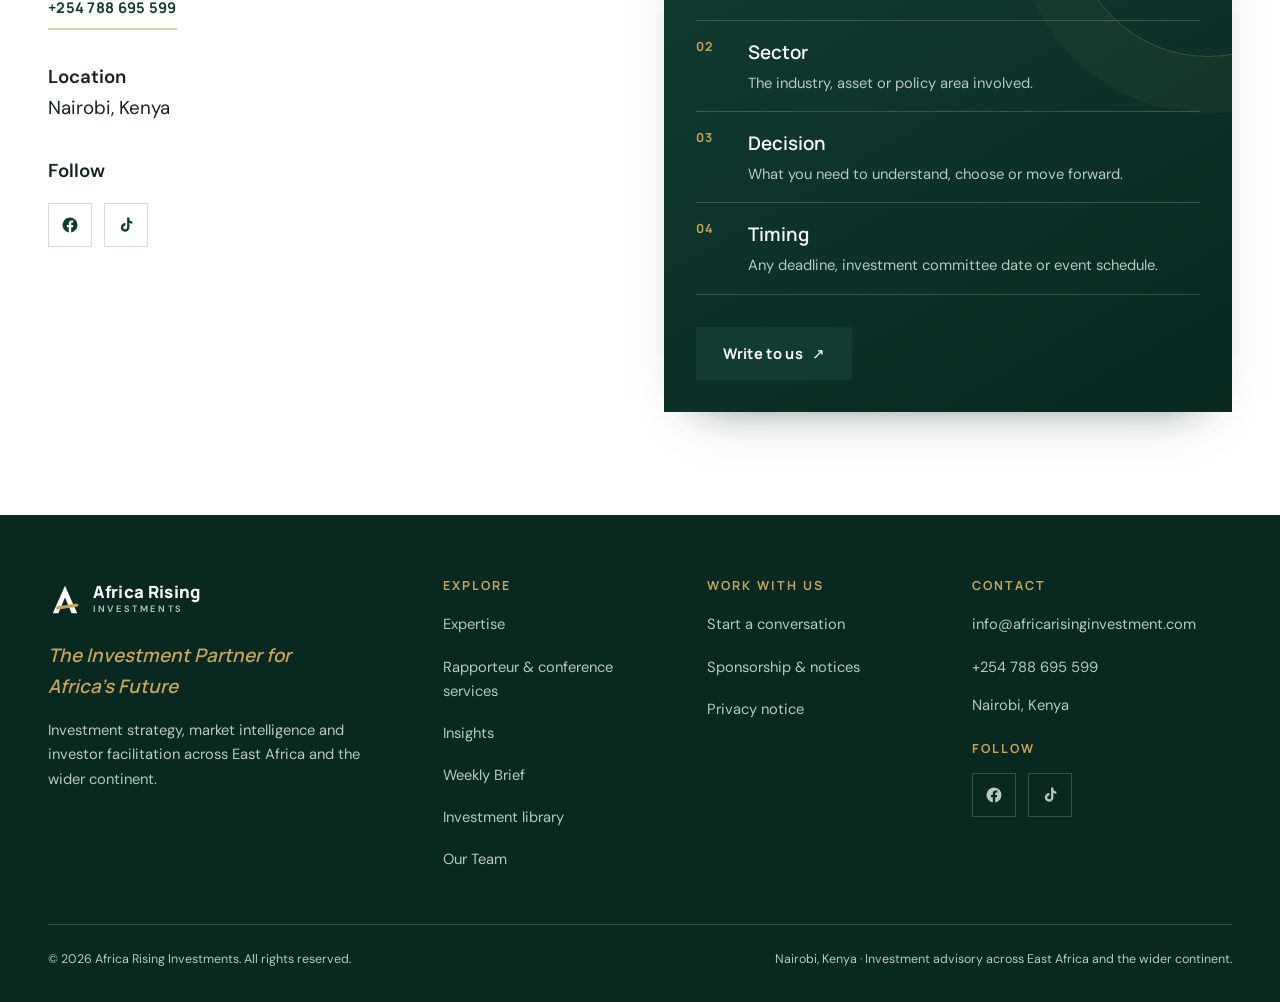
<file: contact/index.html>
<!doctype html>
<html lang="en">
<head>
<meta charset="utf-8">
<meta name="viewport" content="width=device-width, initial-scale=1">
<title>Contact | Africa Rising Investments</title>
<meta name="description" content="Start a conversation about an investment decision, commission research, or enquire about rapporteur and speaking assignments.">
<meta name="theme-color" content="#082820">
<link rel="canonical" href="https://africarisinginvestment.com/contact/">
<meta property="og:site_name" content="Africa Rising Investments">
<meta property="og:type" content="website">
<meta property="og:title" content="Contact | Africa Rising Investments">
<meta property="og:description" content="Start a conversation about an investment decision, commission research, or enquire about rapporteur and speaking assignments.">
<meta property="og:url" content="https://africarisinginvestment.com/contact/">
<meta property="og:image" content="https://africarisinginvestment.com/assets/img/og-share.png">
<meta property="og:image:width" content="1200">
<meta property="og:image:height" content="630">
<meta name="twitter:card" content="summary_large_image">
<link rel="icon" href="../assets/logo/favicon.svg" type="image/svg+xml">
<link rel="apple-touch-icon" href="../assets/img/apple-touch-icon.png">
<link rel="manifest" href="../site.webmanifest">
<link rel="preload" as="font" type="font/woff2" href="../assets/fonts/manrope-latin-800-normal.woff2" crossorigin>
<link rel="preload" as="font" type="font/woff2" href="../assets/fonts/dm-sans-latin-400-normal.woff2" crossorigin>
<link rel="stylesheet" href="../assets/css/fonts.css">
<link rel="stylesheet" href="../assets/css/styles.css">
<script>document.documentElement.classList.add('js');</script>
<noscript><style>
/* Without JS the toggle cannot open the panel, so the nav becomes a plain list. */
@media (max-width:60em){
 .menu-toggle{display:none!important}
 .site-nav{position:static;width:auto;transform:none;visibility:visible;flex-direction:row;
  flex-wrap:wrap;justify-content:flex-start;gap:.5rem 1.25rem;padding:0 0 .75rem;background:none;overflow:visible}
 .site-nav__link{font-size:var(--step--1);padding-block:.5rem;border-bottom:0}
 .site-nav .btn{margin-top:0}
 .header-inner{flex-wrap:wrap}
}
.nav-scrim{display:none}
</style></noscript>
<script type="application/ld+json">{
  "@context": "https://schema.org",
  "@type": "Organization",
  "@id": "https://africarisinginvestment.com/#organization",
  "name": "Africa Rising Investments",
  "alternateName": "Africa Rising",
  "slogan": "The Investment Partner for Africa's Future",
  "description": "Africa-focused investment advisory: strategy, market intelligence, market entry, investor facilitation and investment-climate reform across East Africa.",
  "url": "https://africarisinginvestment.com/",
  "logo": "https://africarisinginvestment.com/assets/logo/logo-horizontal.svg",
  "email": "info@africarisinginvestment.com",
  "telephone": "+254788695599",
  "areaServed": ["Kenya", "East African Community", "Africa"],
  "knowsAbout": ["Investment promotion", "Investment climate reform", "Market entry", "Regional integration", "Investor facilitation"],
  "sameAs": ["https://web.facebook.com/AfricaRisingInvestments", "https://www.tiktok.com/@africarisinginvesstments"]
}</script>
<script type="application/ld+json">{"@context":"https://schema.org","@type":"BreadcrumbList","itemListElement":[{"@type":"ListItem","position":1,"name":"Home","item":"https://africarisinginvestment.com/"},{"@type":"ListItem","position":2,"name":"Contact","item":"https://africarisinginvestment.com/"}]}</script>
</head>
<body>
<a class="skip-link" href="#main">Skip to main content</a>
<header class="site-header" data-header>
  <div class="header-bar">
  <div class="container header-inner">
    <a class="brand" href="../" aria-label="Africa Rising Investments, home">
      <svg class="brand__mark" viewBox="0 0 64 64" aria-hidden="true" focusable="false"><path class="mark-a" d="M32 5 55 57H44.4L32 27.5 19.6 57H9Z"/><path class="mark-bar" fill="#C4A35A" d="M16 44 54 38.5 58 41.6 54 44.7 16 50.5Z"/></svg>
      <span class="brand__text"><span class="brand__word">Africa Rising</span><span class="brand__sub">Investments</span></span>
    </a>
    <button class="menu-toggle" type="button" aria-expanded="false" aria-controls="site-nav" data-menu-toggle>
      <span class="menu-toggle__bars" aria-hidden="true"><i></i><i></i><i></i></span>
      <span class="sr-only">Menu</span>
    </button>
    <nav class="site-nav" id="site-nav" aria-label="Primary" data-menu>
      <a class="site-nav__link" href="../expertise/">Expertise</a>
      <a class="site-nav__link" href="../insights/">Insights</a>
      <a class="site-nav__link" href="../updates/">Weekly Brief</a>
      <a class="site-nav__link" href="../library/">Library</a>
      <a class="site-nav__link" href="../about/">Our Team</a>
      <a class="site-nav__link" href="../contact/" aria-current="page">Contact</a>
      <a class="btn btn--gold btn--sm" href="../contact/">Start a conversation</a>
    </nav>
  </div>
  </div>
</header>
<div class="nav-scrim" data-scrim aria-hidden="true"></div>
<main id="main">
<section class="page-hero">
  <div class="container">
    <nav class="breadcrumb" aria-label="Breadcrumb"><ol><li><a href="../">Home</a></li><li><span aria-current="page">Contact</span></li></ol></nav>
    <h1>What opportunity are you considering?</h1>
    <p class="page-hero__lede">Tell us the market, the sector and the decision. A first conversation costs nothing and usually clarifies more than a written brief does.</p>
  </div>
</section>

<section class="section section--dark section--tight">
  <div class="container">
    <p class="eyebrow">Choose a route</p>
    <h2 style="margin-bottom:2rem">Each route opens an email with the right questions already in it.</h2>
    <div class="routes"><article class="route"><h3><a href="mailto:info@africarisinginvestment.com?subject=Investment%20enquiry&body=Organisation%3A%0AMarket%28s%29%20of%20interest%3A%0ASector%3A%0AThe%20decision%20you%20are%20facing%3A%0ATimeline%3A%0A">Investment enquiry</a></h3><p>You are evaluating, entering or expanding in an African market and want to discuss the decision.</p></article><article class="route"><h3><a href="mailto:info@africarisinginvestment.com?subject=Research%20commission%20enquiry&body=Organisation%3A%0AResearch%20question%3A%0AGeographic%20scope%3A%0AIntended%20use%20of%20the%20output%3A%0ADeadline%3A%0A">Research commission</a></h3><p>You need sector research, opportunity mapping, policy analysis or market intelligence to a defined question.</p></article><article class="route"><h3><a href="mailto:info@africarisinginvestment.com?subject=Rapporteur%20/%20speaking%20enquiry&body=Event%20name%3A%0ADates%3A%0ALocation%3A%0AFormat%3A%0AAudience%3A%0AWhat%20you%20need%3A%0A">Speaking, moderation or rapporteur</a></h3><p>You are organising a conference, forum or roundtable and need a rapporteur, moderator or speaker.</p></article><article class="route"><h3><a href="mailto:info@africarisinginvestment.com?subject=Institutional%20enquiry&body=Institution%3A%0AProgramme%20or%20requirement%3A%0ACountries%20involved%3A%0AProcurement%20route%2C%20if%20applicable%3A%0ATimeline%3A%0A">Institutional &amp; development partners</a></h3><p>You are a government, agency, regional body or development partner with a programme or advisory requirement.</p></article><article class="route"><h3><a href="mailto:info@africarisinginvestment.com?subject=Advertising%20and%20sponsorship%20enquiry&body=Organisation%3A%0AType%20of%20placement%3A%0AProposed%20dates%3A%0ABrief%20description%3A%0A">Sponsorship &amp; notices</a></h3><p>You would like to place a conference notice, tender announcement or institutional placement.</p></article><article class="route"><h3><a href="mailto:info@africarisinginvestment.com?subject=General%20enquiry">Media &amp; general</a></h3><p>Press, general questions, or anything that does not fit the categories above.</p></article></div>
  </div>
</section>

<section class="section section--white">
  <div class="container">
    <div class="grid grid--2" style="align-items:start;gap:3rem">
      <div>
        <p class="eyebrow">Direct</p>
        <h2>Contact details.</h2>
        <p><strong>Email</strong><br><a class="tlink" href="mailto:info@africarisinginvestment.com">info@africarisinginvestment.com</a></p>
        <p style="margin-top:1rem"><strong>Telephone</strong><br><a class="tlink" href="tel:+254788695599">+254 788 695 599</a></p>
        <p style="margin-top:2rem"><strong>Location</strong><br>Nairobi, Kenya</p>
        <p style="margin-top:2rem"><strong>Follow</strong></p>
        <ul class="social" style="--rule-light:rgba(18,60,50,.18)">
          <li><a href="https://web.facebook.com/AfricaRisingInvestments" rel="noopener" style="color:var(--forest)"><span class="sr-only">Facebook</span><svg viewBox="0 0 24 24" aria-hidden="true"><path d="M22 12a10 10 0 1 0-11.6 9.9v-7h-2.5V12h2.5V9.8c0-2.5 1.5-3.9 3.8-3.9 1.1 0 2.2.2 2.2.2v2.4h-1.2c-1.2 0-1.6.8-1.6 1.6V12h2.7l-.4 2.9h-2.3v7A10 10 0 0 0 22 12"/></svg></a></li>
          <li><a href="https://www.tiktok.com/@africarisinginvesstments" rel="noopener" style="color:var(--forest)"><span class="sr-only">TikTok</span><svg viewBox="0 0 24 24" aria-hidden="true"><path d="M16.5 2h-3v13.2a2.6 2.6 0 1 1-2.2-2.6V9.5a5.7 5.7 0 1 0 5.2 5.7V9.1a6.8 6.8 0 0 0 4 1.3V7.3a3.9 3.9 0 0 1-4-4z"/></svg></a></li>
        </ul>
      </div>
      <div>
        <p class="eyebrow">A useful first brief</p>
        <h2>Four details are enough to begin.</h2>
        <div class="contact-brief">
          <ol>
            <li><span>01</span><div><strong>Market</strong><p>The country or regional market you are considering.</p></div></li>
            <li><span>02</span><div><strong>Sector</strong><p>The industry, asset or policy area involved.</p></div></li>
            <li><span>03</span><div><strong>Decision</strong><p>What you need to understand, choose or move forward.</p></div></li>
            <li><span>04</span><div><strong>Timing</strong><p>Any deadline, investment committee date or event schedule.</p></div></li>
          </ol>
          <a class="btn btn--primary" href="mailto:info@africarisinginvestment.com?subject=Investment%20enquiry&body=Organisation%3A%0AMarket%3A%0ASector%3A%0ADecision%3A%0ATiming%3A%0A">Write to us <span class="btn__arrow" aria-hidden="true">&#8599;</span></a>
        </div>
      </div>
    </div>
  </div>
</section>
</main>
<footer class="site-footer">
  <div class="container">
    <div class="footer-grid">
      <div>
        <a class="brand" href="../" aria-label="Africa Rising Investments, home">
          <svg class="brand__mark" viewBox="0 0 64 64" aria-hidden="true" focusable="false"><path class="mark-a" d="M32 5 55 57H44.4L32 27.5 19.6 57H9Z"/><path class="mark-bar" fill="#C4A35A" d="M16 44 54 38.5 58 41.6 54 44.7 16 50.5Z"/></svg>
          <span class="brand__text"><span class="brand__word">Africa Rising</span><span class="brand__sub">Investments</span></span>
        </a>
        <p class="footer-slogan">The Investment Partner for Africa&rsquo;s Future</p>
        <p class="small">Investment strategy, market intelligence and investor facilitation across East Africa and the wider continent.</p>
      </div>
      <nav aria-labelledby="f-explore">
        <h2 id="f-explore">Explore</h2>
        <ul>
          <li><a href="../expertise/">Expertise</a></li>
          <li><a href="../expertise/rapporteur/">Rapporteur &amp; conference services</a></li>
          <li><a href="../insights/">Insights</a></li>
          <li><a href="../updates/">Weekly Brief</a></li>
          <li><a href="../library/">Investment library</a></li>
          <li><a href="../about/">Our Team</a></li>
        </ul>
      </nav>
      <nav aria-labelledby="f-work">
        <h2 id="f-work">Work with us</h2>
        <ul>
          <li><a href="../contact/">Start a conversation</a></li>
          <li><a href="../partner/">Sponsorship &amp; notices</a></li>
          <li><a href="../privacy/">Privacy notice</a></li>
        </ul>
      </nav>
      <div>
        <h2 id="f-contact">Contact</h2>
        <ul>
          <li><a href="mailto:info@africarisinginvestment.com">info@africarisinginvestment.com</a></li>
          <li><a href="tel:+254788695599">+254 788 695 599</a></li>
          <li><span class="small">Nairobi, Kenya</span></li>
        </ul>
        <h3 style="margin-top:1.5rem">Follow</h3>
        <ul class="social">
  <li><a href="https://web.facebook.com/AfricaRisingInvestments" rel="noopener"><span class="sr-only">Africa Rising Investments on Facebook</span>
    <svg viewBox="0 0 24 24" aria-hidden="true"><path d="M22 12a10 10 0 1 0-11.6 9.9v-7h-2.5V12h2.5V9.8c0-2.5 1.5-3.9 3.8-3.9 1.1 0 2.2.2 2.2.2v2.4h-1.2c-1.2 0-1.6.8-1.6 1.6V12h2.7l-.4 2.9h-2.3v7A10 10 0 0 0 22 12"/></svg></a></li>
  <li><a href="https://www.tiktok.com/@africarisinginvesstments" rel="noopener"><span class="sr-only">Africa Rising Investments on TikTok</span>
    <svg viewBox="0 0 24 24" aria-hidden="true"><path d="M16.5 2h-3v13.2a2.6 2.6 0 1 1-2.2-2.6V9.5a5.7 5.7 0 1 0 5.2 5.7V9.1a6.8 6.8 0 0 0 4 1.3V7.3a3.9 3.9 0 0 1-4-4z"/></svg></a></li>
</ul>
      </div>
    </div>
    <div class="footer-bottom">
      <p style="margin:0">&copy; <span data-year>2026</span> Africa Rising Investments. All rights reserved.</p>
      <p style="margin:0">Nairobi, Kenya &middot; Investment advisory across East Africa and the wider continent.</p>
    </div>
  </div>
</footer>
<script src="../assets/js/site.js" defer></script>
</body>
</html>
</file>
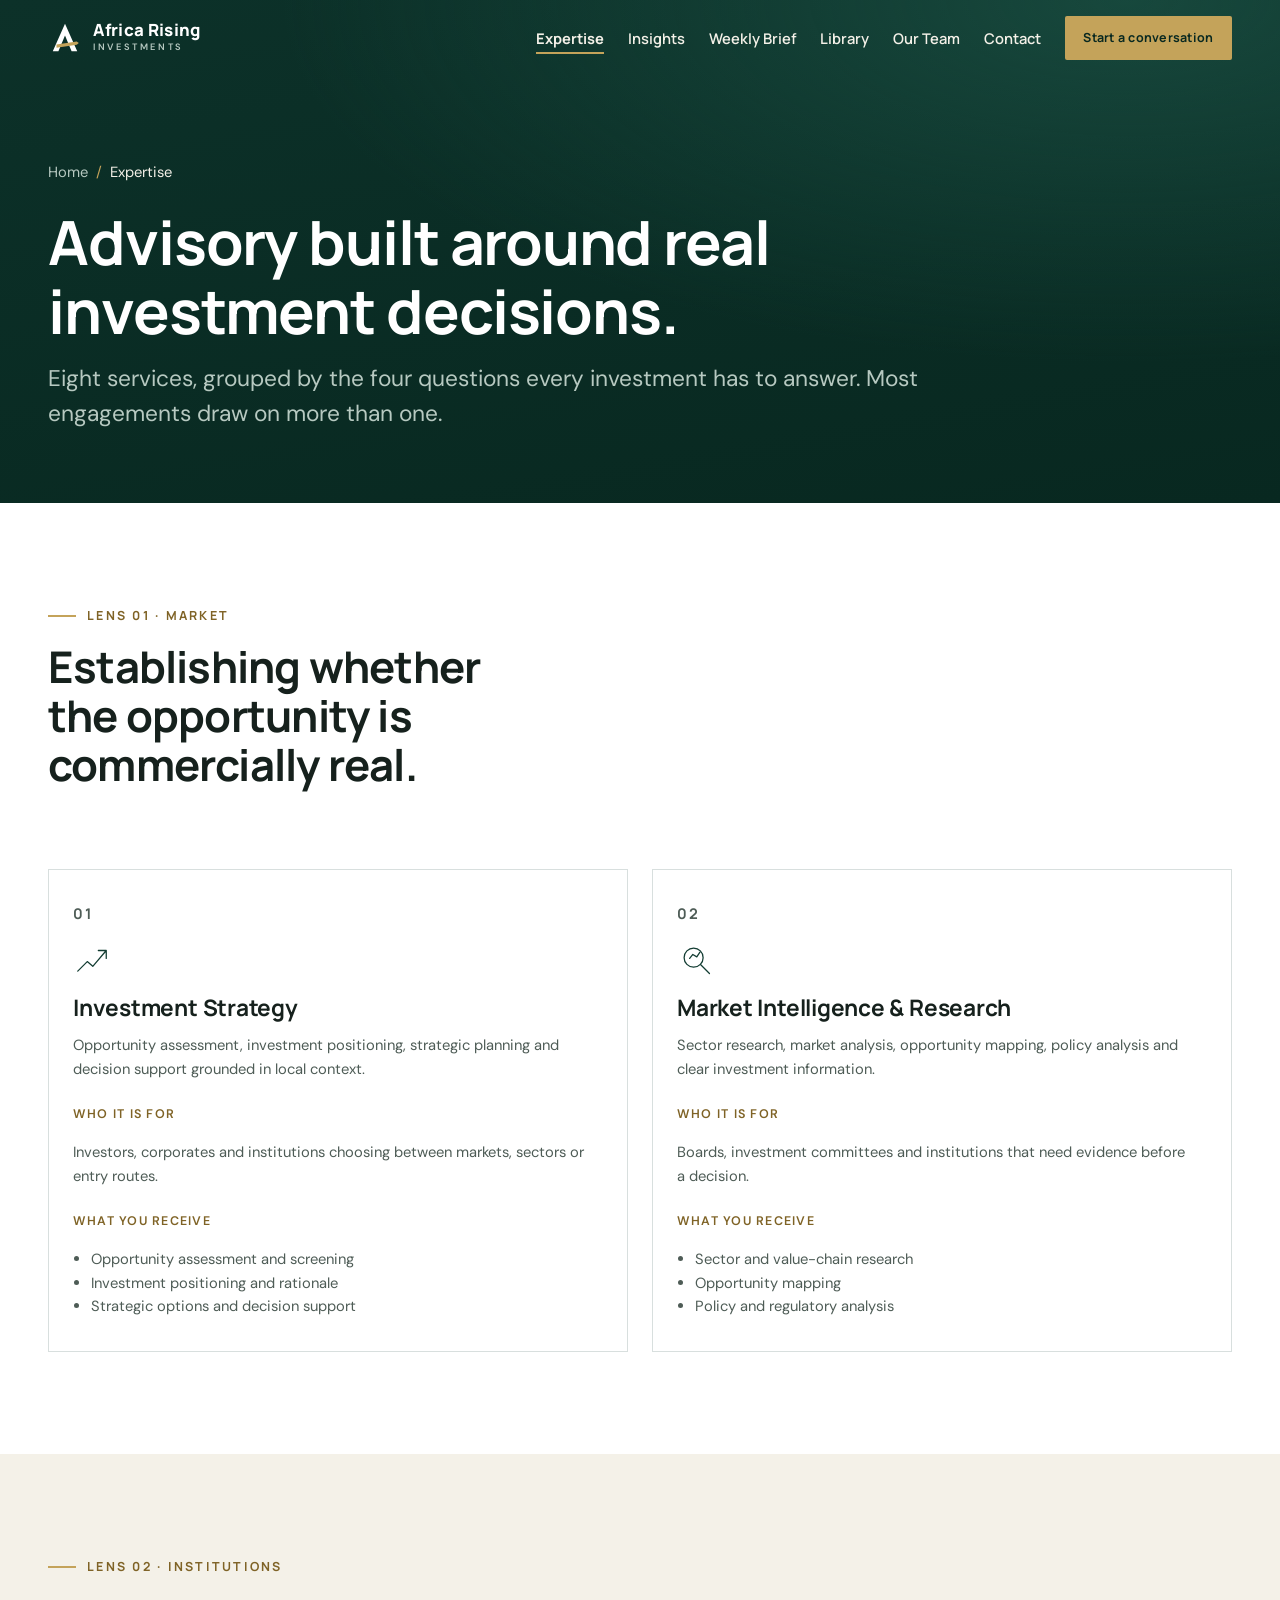
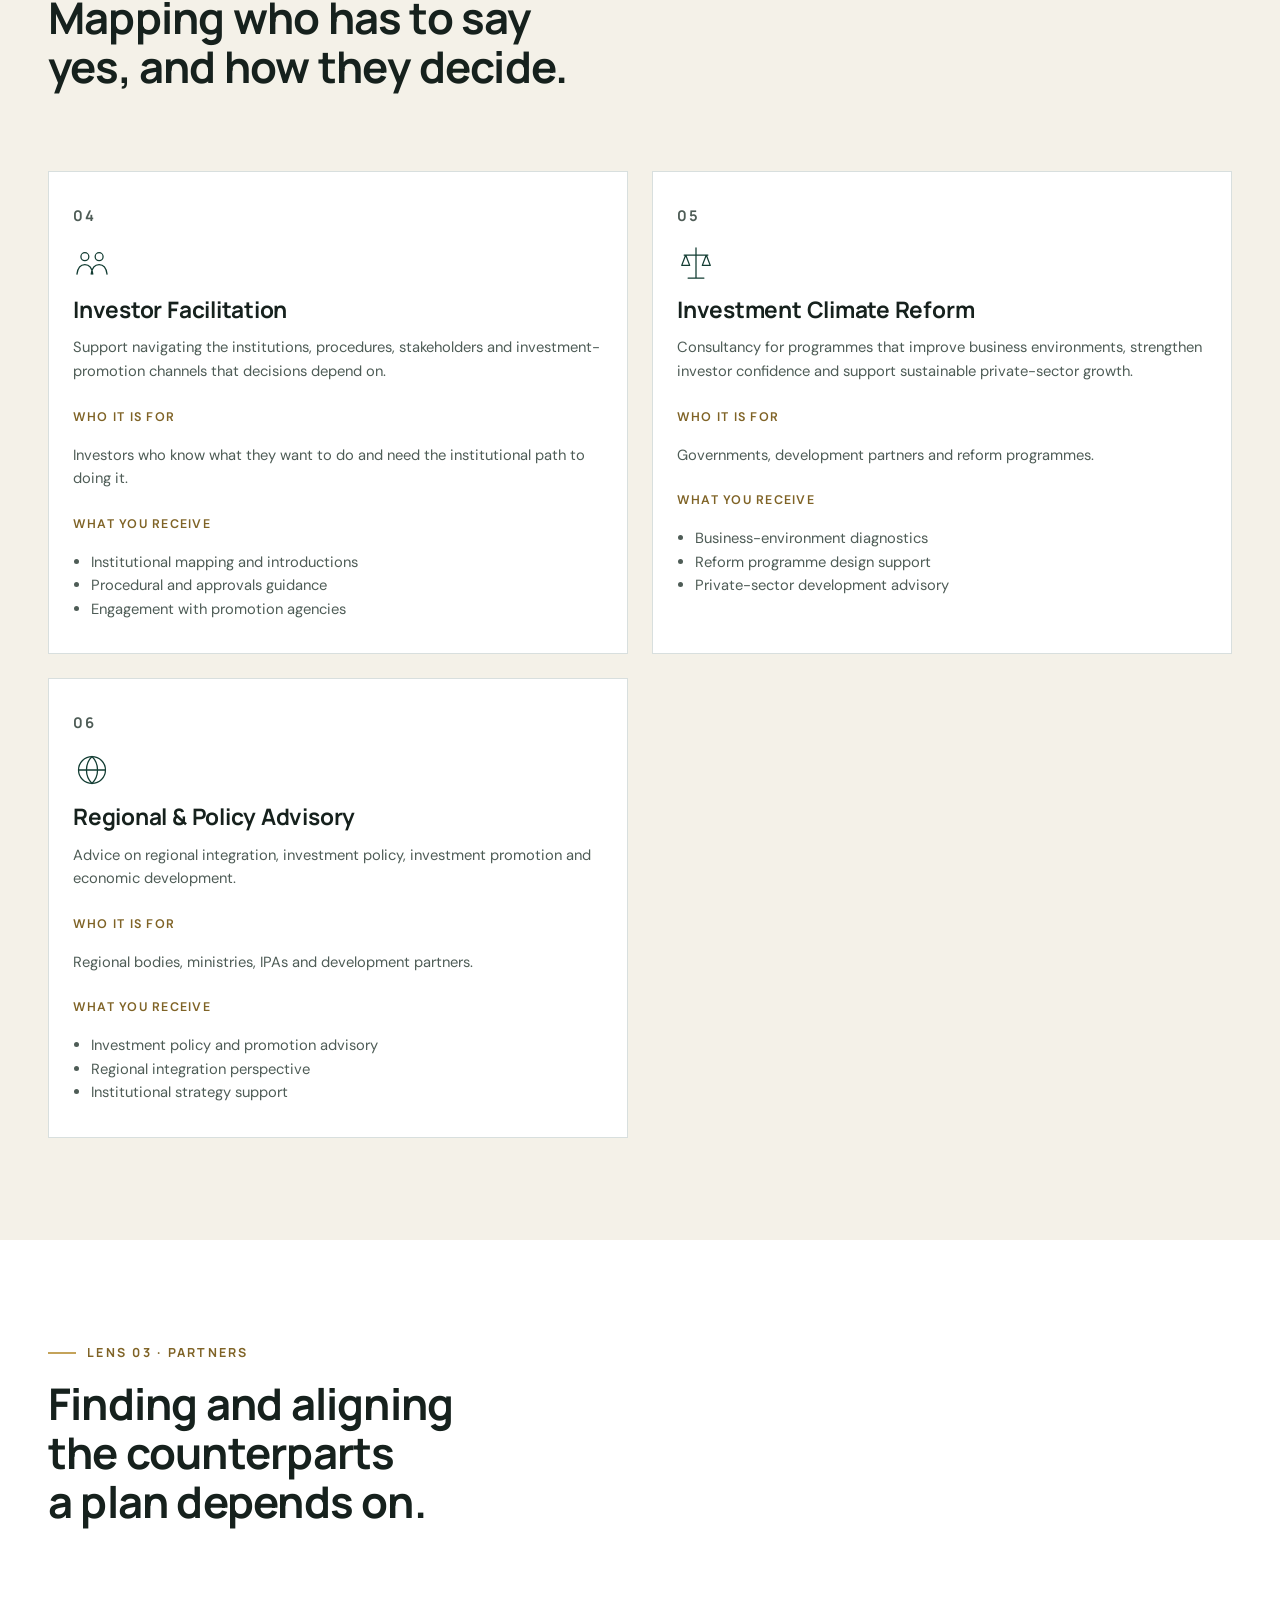
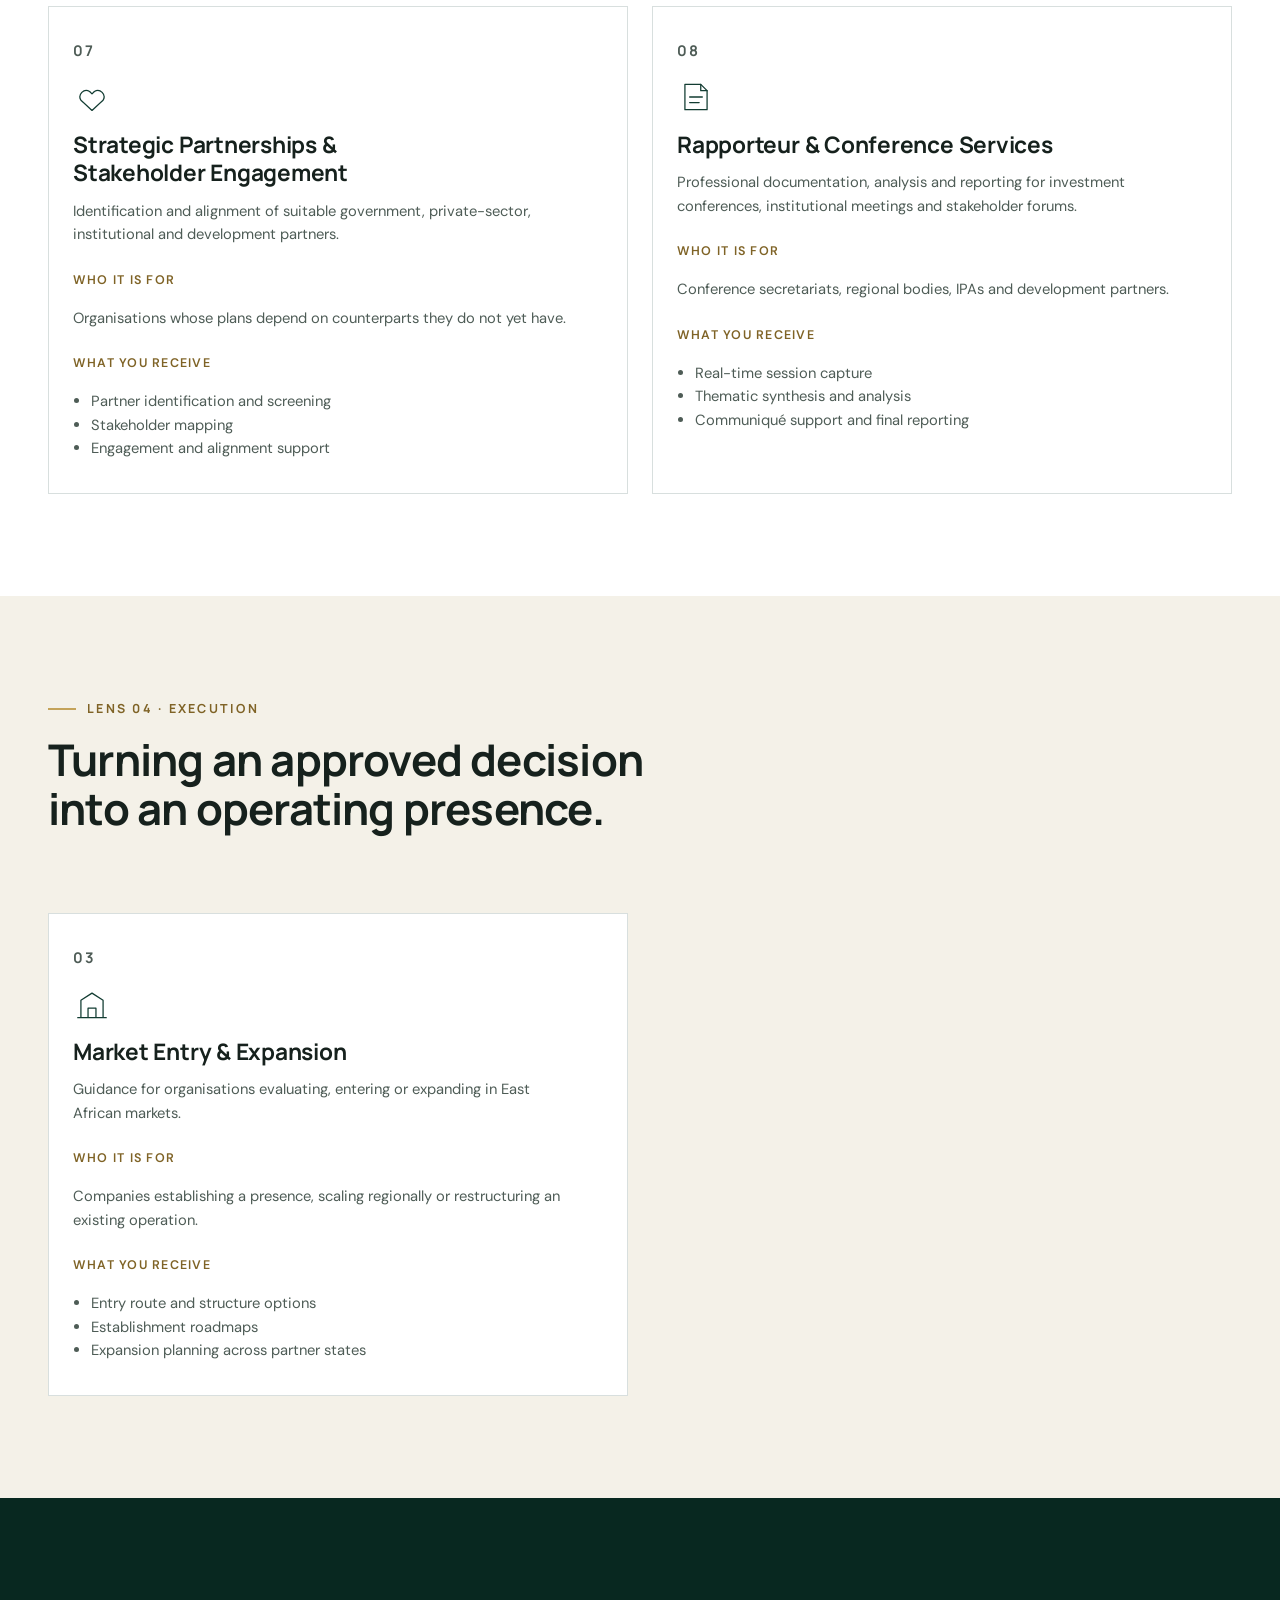
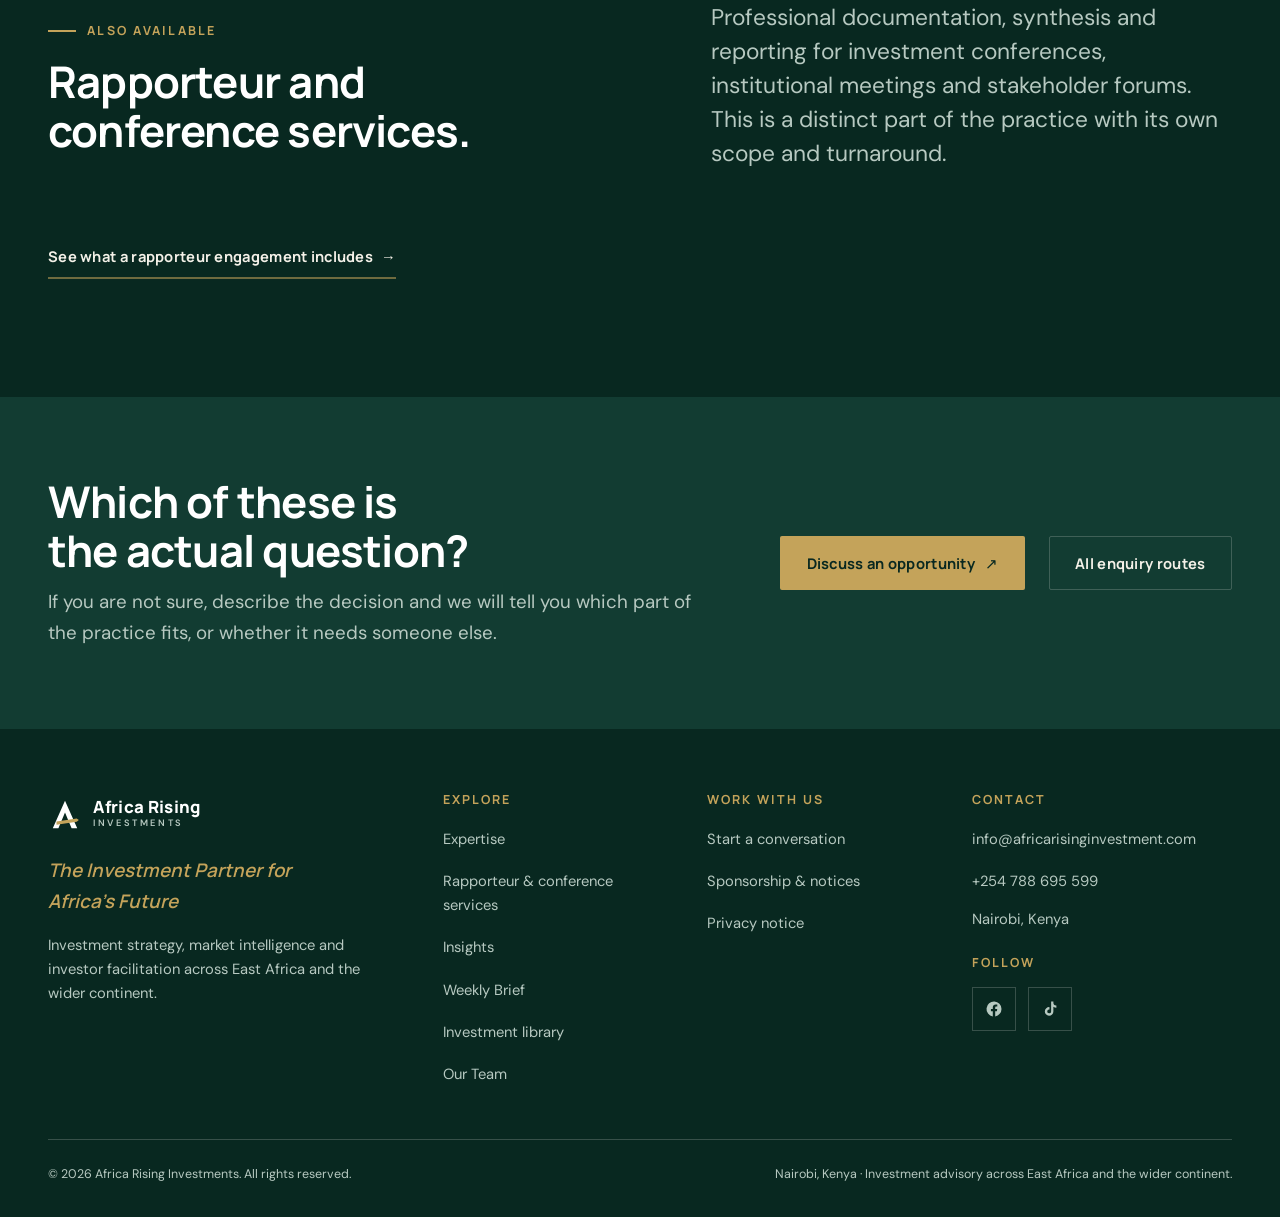
<file: expertise/index.html>
<!doctype html>
<html lang="en">
<head>
<meta charset="utf-8">
<meta name="viewport" content="width=device-width, initial-scale=1">
<title>Expertise | Africa Rising Investments</title>
<meta name="description" content="Eight advisory services across investment strategy, market intelligence, market entry, investor facilitation, investment-climate reform, policy advisory, partnerships and rapporteur services.">
<meta name="theme-color" content="#082820">
<link rel="canonical" href="https://africarisinginvestment.com/expertise/">
<meta property="og:site_name" content="Africa Rising Investments">
<meta property="og:type" content="website">
<meta property="og:title" content="Expertise | Africa Rising Investments">
<meta property="og:description" content="Eight advisory services across investment strategy, market intelligence, market entry, investor facilitation, investment-climate reform, policy advisory, partnerships and rapporteur services.">
<meta property="og:url" content="https://africarisinginvestment.com/expertise/">
<meta property="og:image" content="https://africarisinginvestment.com/assets/img/og-share.png">
<meta property="og:image:width" content="1200">
<meta property="og:image:height" content="630">
<meta name="twitter:card" content="summary_large_image">
<link rel="icon" href="../assets/logo/favicon.svg" type="image/svg+xml">
<link rel="apple-touch-icon" href="../assets/img/apple-touch-icon.png">
<link rel="manifest" href="../site.webmanifest">
<link rel="preload" as="font" type="font/woff2" href="../assets/fonts/manrope-latin-800-normal.woff2" crossorigin>
<link rel="preload" as="font" type="font/woff2" href="../assets/fonts/dm-sans-latin-400-normal.woff2" crossorigin>
<link rel="stylesheet" href="../assets/css/fonts.css">
<link rel="stylesheet" href="../assets/css/styles.css">
<script>document.documentElement.classList.add('js');</script>
<noscript><style>
/* Without JS the toggle cannot open the panel, so the nav becomes a plain list. */
@media (max-width:60em){
 .menu-toggle{display:none!important}
 .site-nav{position:static;width:auto;transform:none;visibility:visible;flex-direction:row;
  flex-wrap:wrap;justify-content:flex-start;gap:.5rem 1.25rem;padding:0 0 .75rem;background:none;overflow:visible}
 .site-nav__link{font-size:var(--step--1);padding-block:.5rem;border-bottom:0}
 .site-nav .btn{margin-top:0}
 .header-inner{flex-wrap:wrap}
}
.nav-scrim{display:none}
</style></noscript>
<script type="application/ld+json">{
  "@context": "https://schema.org",
  "@type": "Organization",
  "@id": "https://africarisinginvestment.com/#organization",
  "name": "Africa Rising Investments",
  "alternateName": "Africa Rising",
  "slogan": "The Investment Partner for Africa's Future",
  "description": "Africa-focused investment advisory: strategy, market intelligence, market entry, investor facilitation and investment-climate reform across East Africa.",
  "url": "https://africarisinginvestment.com/",
  "logo": "https://africarisinginvestment.com/assets/logo/logo-horizontal.svg",
  "email": "info@africarisinginvestment.com",
  "telephone": "+254788695599",
  "areaServed": ["Kenya", "East African Community", "Africa"],
  "knowsAbout": ["Investment promotion", "Investment climate reform", "Market entry", "Regional integration", "Investor facilitation"],
  "sameAs": ["https://web.facebook.com/AfricaRisingInvestments", "https://www.tiktok.com/@africarisinginvesstments"]
}</script>
<script type="application/ld+json">{"@context":"https://schema.org","@type":"BreadcrumbList","itemListElement":[{"@type":"ListItem","position":1,"name":"Home","item":"https://africarisinginvestment.com/"},{"@type":"ListItem","position":2,"name":"Expertise","item":"https://africarisinginvestment.com/"}]}</script>
</head>
<body>
<a class="skip-link" href="#main">Skip to main content</a>
<header class="site-header" data-header>
  <div class="header-bar">
  <div class="container header-inner">
    <a class="brand" href="../" aria-label="Africa Rising Investments, home">
      <svg class="brand__mark" viewBox="0 0 64 64" aria-hidden="true" focusable="false"><path class="mark-a" d="M32 5 55 57H44.4L32 27.5 19.6 57H9Z"/><path class="mark-bar" fill="#C4A35A" d="M16 44 54 38.5 58 41.6 54 44.7 16 50.5Z"/></svg>
      <span class="brand__text"><span class="brand__word">Africa Rising</span><span class="brand__sub">Investments</span></span>
    </a>
    <button class="menu-toggle" type="button" aria-expanded="false" aria-controls="site-nav" data-menu-toggle>
      <span class="menu-toggle__bars" aria-hidden="true"><i></i><i></i><i></i></span>
      <span class="sr-only">Menu</span>
    </button>
    <nav class="site-nav" id="site-nav" aria-label="Primary" data-menu>
      <a class="site-nav__link" href="../expertise/" aria-current="page">Expertise</a>
      <a class="site-nav__link" href="../insights/">Insights</a>
      <a class="site-nav__link" href="../updates/">Weekly Brief</a>
      <a class="site-nav__link" href="../library/">Library</a>
      <a class="site-nav__link" href="../about/">Our Team</a>
      <a class="site-nav__link" href="../contact/">Contact</a>
      <a class="btn btn--gold btn--sm" href="../contact/">Start a conversation</a>
    </nav>
  </div>
  </div>
</header>
<div class="nav-scrim" data-scrim aria-hidden="true"></div>
<main id="main">
<section class="page-hero">
  <div class="container">
    <nav class="breadcrumb" aria-label="Breadcrumb"><ol><li><a href="../">Home</a></li><li><span aria-current="page">Expertise</span></li></ol></nav>
    <h1>Advisory built around real investment decisions.</h1>
    <p class="page-hero__lede">Eight services, grouped by the four questions every investment has to answer. Most engagements draw on more than one.</p>
  </div>
</section>
<section class="section section--white" id="lens-market" aria-labelledby="g1-title">
  <div class="container">
    <div class="section-head">
      <div><p class="eyebrow">Lens 01 &middot; Market</p><h2 id="g1-title">Establishing whether the opportunity is commercially real.</h2></div>
    </div>
    <div class="grid grid--2"><article class="card reveal">
        <p class="card__index">01</p>
        <svg class="card__icon" viewBox="0 0 48 48" aria-hidden="true" focusable="false"><path d="M6 38 18 26l7 6L42 12M32 12h10v10"/></svg>
        <h3>Investment Strategy</h3>
        <p>Opportunity assessment, investment positioning, strategic planning and decision support grounded in local context.</p>
        <p style="font-size:var(--step--2);text-transform:uppercase;letter-spacing:.1em;font-weight:600;color:var(--gold-ink);margin:.75rem 0 .25rem">Who it is for</p>
        <p>Investors, corporates and institutions choosing between markets, sectors or entry routes.</p>
        <p style="font-size:var(--step--2);text-transform:uppercase;letter-spacing:.1em;font-weight:600;color:var(--gold-ink);margin:.75rem 0 .25rem">What you receive</p>
        <ul style="margin:0;padding-left:1.1rem;font-size:var(--step--1);color:var(--slate);line-height:1.6"><li>Opportunity assessment and screening</li><li>Investment positioning and rationale</li><li>Strategic options and decision support</li></ul>
      </article><article class="card reveal">
        <p class="card__index">02</p>
        <svg class="card__icon" viewBox="0 0 48 48" aria-hidden="true" focusable="false"><circle cx="21" cy="21" r="12"/><path d="m30 30 11 11M16 22l4-5 5 3 4-6"/></svg>
        <h3>Market Intelligence &amp; Research</h3>
        <p>Sector research, market analysis, opportunity mapping, policy analysis and clear investment information.</p>
        <p style="font-size:var(--step--2);text-transform:uppercase;letter-spacing:.1em;font-weight:600;color:var(--gold-ink);margin:.75rem 0 .25rem">Who it is for</p>
        <p>Boards, investment committees and institutions that need evidence before a decision.</p>
        <p style="font-size:var(--step--2);text-transform:uppercase;letter-spacing:.1em;font-weight:600;color:var(--gold-ink);margin:.75rem 0 .25rem">What you receive</p>
        <ul style="margin:0;padding-left:1.1rem;font-size:var(--step--1);color:var(--slate);line-height:1.6"><li>Sector and value-chain research</li><li>Opportunity mapping</li><li>Policy and regulatory analysis</li></ul>
      </article></div>
  </div>
</section>
<section class="section section--ivory" id="lens-institutions" aria-labelledby="g2-title">
  <div class="container">
    <div class="section-head">
      <div><p class="eyebrow">Lens 02 &middot; Institutions</p><h2 id="g2-title">Mapping who has to say yes, and how they decide.</h2></div>
    </div>
    <div class="grid grid--2"><article class="card reveal">
        <p class="card__index">04</p>
        <svg class="card__icon" viewBox="0 0 48 48" aria-hidden="true" focusable="false"><circle cx="15" cy="16" r="5"/><circle cx="33" cy="16" r="5"/><path d="M5 38c1-8 4-12 10-12s9 4 10 12M23 38c1-8 4-12 10-12s9 4 10 12"/></svg>
        <h3>Investor Facilitation</h3>
        <p>Support navigating the institutions, procedures, stakeholders and investment-promotion channels that decisions depend on.</p>
        <p style="font-size:var(--step--2);text-transform:uppercase;letter-spacing:.1em;font-weight:600;color:var(--gold-ink);margin:.75rem 0 .25rem">Who it is for</p>
        <p>Investors who know what they want to do and need the institutional path to doing it.</p>
        <p style="font-size:var(--step--2);text-transform:uppercase;letter-spacing:.1em;font-weight:600;color:var(--gold-ink);margin:.75rem 0 .25rem">What you receive</p>
        <ul style="margin:0;padding-left:1.1rem;font-size:var(--step--1);color:var(--slate);line-height:1.6"><li>Institutional mapping and introductions</li><li>Procedural and approvals guidance</li><li>Engagement with promotion agencies</li></ul>
      </article><article class="card reveal">
        <p class="card__index">05</p>
        <svg class="card__icon" viewBox="0 0 48 48" aria-hidden="true" focusable="false"><path d="M24 5v38M9 14h30M11 14 6 27h10zm26 0-5 13h10zM14 43h20"/></svg>
        <h3>Investment Climate Reform</h3>
        <p>Consultancy for programmes that improve business environments, strengthen investor confidence and support sustainable private-sector growth.</p>
        <p style="font-size:var(--step--2);text-transform:uppercase;letter-spacing:.1em;font-weight:600;color:var(--gold-ink);margin:.75rem 0 .25rem">Who it is for</p>
        <p>Governments, development partners and reform programmes.</p>
        <p style="font-size:var(--step--2);text-transform:uppercase;letter-spacing:.1em;font-weight:600;color:var(--gold-ink);margin:.75rem 0 .25rem">What you receive</p>
        <ul style="margin:0;padding-left:1.1rem;font-size:var(--step--1);color:var(--slate);line-height:1.6"><li>Business-environment diagnostics</li><li>Reform programme design support</li><li>Private-sector development advisory</li></ul>
      </article><article class="card reveal">
        <p class="card__index">06</p>
        <svg class="card__icon" viewBox="0 0 48 48" aria-hidden="true" focusable="false"><circle cx="24" cy="24" r="17"/><path d="M7 24h34M24 7c5 5 7 10 7 17s-2 12-7 17c-5-5-7-10-7-17s2-12 7-17"/></svg>
        <h3>Regional &amp; Policy Advisory</h3>
        <p>Advice on regional integration, investment policy, investment promotion and economic development.</p>
        <p style="font-size:var(--step--2);text-transform:uppercase;letter-spacing:.1em;font-weight:600;color:var(--gold-ink);margin:.75rem 0 .25rem">Who it is for</p>
        <p>Regional bodies, ministries, IPAs and development partners.</p>
        <p style="font-size:var(--step--2);text-transform:uppercase;letter-spacing:.1em;font-weight:600;color:var(--gold-ink);margin:.75rem 0 .25rem">What you receive</p>
        <ul style="margin:0;padding-left:1.1rem;font-size:var(--step--1);color:var(--slate);line-height:1.6"><li>Investment policy and promotion advisory</li><li>Regional integration perspective</li><li>Institutional strategy support</li></ul>
      </article></div>
  </div>
</section>
<section class="section section--white" id="lens-partners" aria-labelledby="g3-title">
  <div class="container">
    <div class="section-head">
      <div><p class="eyebrow">Lens 03 &middot; Partners</p><h2 id="g3-title">Finding and aligning the counterparts a plan depends on.</h2></div>
    </div>
    <div class="grid grid--2"><article class="card reveal">
        <p class="card__index">07</p>
        <svg class="card__icon" viewBox="0 0 48 48" aria-hidden="true" focusable="false"><path d="M24 41 10 28a8 8 0 0 1 11-11l3 3 3-3a8 8 0 0 1 11 11z"/></svg>
        <h3>Strategic Partnerships &amp; Stakeholder Engagement</h3>
        <p>Identification and alignment of suitable government, private-sector, institutional and development partners.</p>
        <p style="font-size:var(--step--2);text-transform:uppercase;letter-spacing:.1em;font-weight:600;color:var(--gold-ink);margin:.75rem 0 .25rem">Who it is for</p>
        <p>Organisations whose plans depend on counterparts they do not yet have.</p>
        <p style="font-size:var(--step--2);text-transform:uppercase;letter-spacing:.1em;font-weight:600;color:var(--gold-ink);margin:.75rem 0 .25rem">What you receive</p>
        <ul style="margin:0;padding-left:1.1rem;font-size:var(--step--1);color:var(--slate);line-height:1.6"><li>Partner identification and screening</li><li>Stakeholder mapping</li><li>Engagement and alignment support</li></ul>
      </article><article class="card reveal">
        <p class="card__index">08</p>
        <svg class="card__icon" viewBox="0 0 48 48" aria-hidden="true" focusable="false"><path d="M10 8h20l8 8v24H10z"/><path d="M30 8v8h8M16 24h16M16 31h12"/></svg>
        <h3>Rapporteur &amp; Conference Services</h3>
        <p>Professional documentation, analysis and reporting for investment conferences, institutional meetings and stakeholder forums.</p>
        <p style="font-size:var(--step--2);text-transform:uppercase;letter-spacing:.1em;font-weight:600;color:var(--gold-ink);margin:.75rem 0 .25rem">Who it is for</p>
        <p>Conference secretariats, regional bodies, IPAs and development partners.</p>
        <p style="font-size:var(--step--2);text-transform:uppercase;letter-spacing:.1em;font-weight:600;color:var(--gold-ink);margin:.75rem 0 .25rem">What you receive</p>
        <ul style="margin:0;padding-left:1.1rem;font-size:var(--step--1);color:var(--slate);line-height:1.6"><li>Real-time session capture</li><li>Thematic synthesis and analysis</li><li>Communiqu&eacute; support and final reporting</li></ul>
      </article></div>
  </div>
</section>
<section class="section section--ivory" id="lens-execution" aria-labelledby="g4-title">
  <div class="container">
    <div class="section-head">
      <div><p class="eyebrow">Lens 04 &middot; Execution</p><h2 id="g4-title">Turning an approved decision into an operating presence.</h2></div>
    </div>
    <div class="grid grid--2"><article class="card reveal">
        <p class="card__index">03</p>
        <svg class="card__icon" viewBox="0 0 48 48" aria-hidden="true" focusable="false"><path d="M6 40h36M10 40V18l14-9 14 9v22M19 40V28h10v12"/></svg>
        <h3>Market Entry &amp; Expansion</h3>
        <p>Guidance for organisations evaluating, entering or expanding in East African markets.</p>
        <p style="font-size:var(--step--2);text-transform:uppercase;letter-spacing:.1em;font-weight:600;color:var(--gold-ink);margin:.75rem 0 .25rem">Who it is for</p>
        <p>Companies establishing a presence, scaling regionally or restructuring an existing operation.</p>
        <p style="font-size:var(--step--2);text-transform:uppercase;letter-spacing:.1em;font-weight:600;color:var(--gold-ink);margin:.75rem 0 .25rem">What you receive</p>
        <ul style="margin:0;padding-left:1.1rem;font-size:var(--step--1);color:var(--slate);line-height:1.6"><li>Entry route and structure options</li><li>Establishment roadmaps</li><li>Expansion planning across partner states</li></ul>
      </article></div>
  </div>
</section>
<section class="section section--dark">
  <div class="container">
    <div class="section-head section-head--light">
      <div><p class="eyebrow">Also available</p><h2>Rapporteur and conference services.</h2></div>
      <p class="section-head__lede">Professional documentation, synthesis and reporting for investment conferences, institutional meetings and stakeholder forums. This is a distinct part of the practice with its own scope and turnaround.</p>
    </div>
    <p><a class="tlink tlink--light" href="rapporteur/">See what a rapporteur engagement includes <span aria-hidden="true">&rarr;</span></a></p>
  </div>
</section>
<section class="cta-band">
  <div class="container cta-band__inner">
    <div>
      <h2>Which of these is the actual question?</h2>
      <p>If you are not sure, describe the decision and we will tell you which part of the practice fits, or whether it needs someone else.</p>
    </div>
    <div class="actions">
      <a class="btn btn--gold" href="mailto:info@africarisinginvestment.com?subject=Investment%20enquiry">Discuss an opportunity <span class="btn__arrow" aria-hidden="true">&#8599;</span></a>
      <a class="btn btn--ghost-light" href="../contact/">All enquiry routes</a>
    </div>
  </div>
</section>
</main>
<footer class="site-footer">
  <div class="container">
    <div class="footer-grid">
      <div>
        <a class="brand" href="../" aria-label="Africa Rising Investments, home">
          <svg class="brand__mark" viewBox="0 0 64 64" aria-hidden="true" focusable="false"><path class="mark-a" d="M32 5 55 57H44.4L32 27.5 19.6 57H9Z"/><path class="mark-bar" fill="#C4A35A" d="M16 44 54 38.5 58 41.6 54 44.7 16 50.5Z"/></svg>
          <span class="brand__text"><span class="brand__word">Africa Rising</span><span class="brand__sub">Investments</span></span>
        </a>
        <p class="footer-slogan">The Investment Partner for Africa&rsquo;s Future</p>
        <p class="small">Investment strategy, market intelligence and investor facilitation across East Africa and the wider continent.</p>
      </div>
      <nav aria-labelledby="f-explore">
        <h2 id="f-explore">Explore</h2>
        <ul>
          <li><a href="../expertise/">Expertise</a></li>
          <li><a href="../expertise/rapporteur/">Rapporteur &amp; conference services</a></li>
          <li><a href="../insights/">Insights</a></li>
          <li><a href="../updates/">Weekly Brief</a></li>
          <li><a href="../library/">Investment library</a></li>
          <li><a href="../about/">Our Team</a></li>
        </ul>
      </nav>
      <nav aria-labelledby="f-work">
        <h2 id="f-work">Work with us</h2>
        <ul>
          <li><a href="../contact/">Start a conversation</a></li>
          <li><a href="../partner/">Sponsorship &amp; notices</a></li>
          <li><a href="../privacy/">Privacy notice</a></li>
        </ul>
      </nav>
      <div>
        <h2 id="f-contact">Contact</h2>
        <ul>
          <li><a href="mailto:info@africarisinginvestment.com">info@africarisinginvestment.com</a></li>
          <li><a href="tel:+254788695599">+254 788 695 599</a></li>
          <li><span class="small">Nairobi, Kenya</span></li>
        </ul>
        <h3 style="margin-top:1.5rem">Follow</h3>
        <ul class="social">
  <li><a href="https://web.facebook.com/AfricaRisingInvestments" rel="noopener"><span class="sr-only">Africa Rising Investments on Facebook</span>
    <svg viewBox="0 0 24 24" aria-hidden="true"><path d="M22 12a10 10 0 1 0-11.6 9.9v-7h-2.5V12h2.5V9.8c0-2.5 1.5-3.9 3.8-3.9 1.1 0 2.2.2 2.2.2v2.4h-1.2c-1.2 0-1.6.8-1.6 1.6V12h2.7l-.4 2.9h-2.3v7A10 10 0 0 0 22 12"/></svg></a></li>
  <li><a href="https://www.tiktok.com/@africarisinginvesstments" rel="noopener"><span class="sr-only">Africa Rising Investments on TikTok</span>
    <svg viewBox="0 0 24 24" aria-hidden="true"><path d="M16.5 2h-3v13.2a2.6 2.6 0 1 1-2.2-2.6V9.5a5.7 5.7 0 1 0 5.2 5.7V9.1a6.8 6.8 0 0 0 4 1.3V7.3a3.9 3.9 0 0 1-4-4z"/></svg></a></li>
</ul>
      </div>
    </div>
    <div class="footer-bottom">
      <p style="margin:0">&copy; <span data-year>2026</span> Africa Rising Investments. All rights reserved.</p>
      <p style="margin:0">Nairobi, Kenya &middot; Investment advisory across East Africa and the wider continent.</p>
    </div>
  </div>
</footer>
<script src="../assets/js/site.js" defer></script>
</body>
</html>
</file>
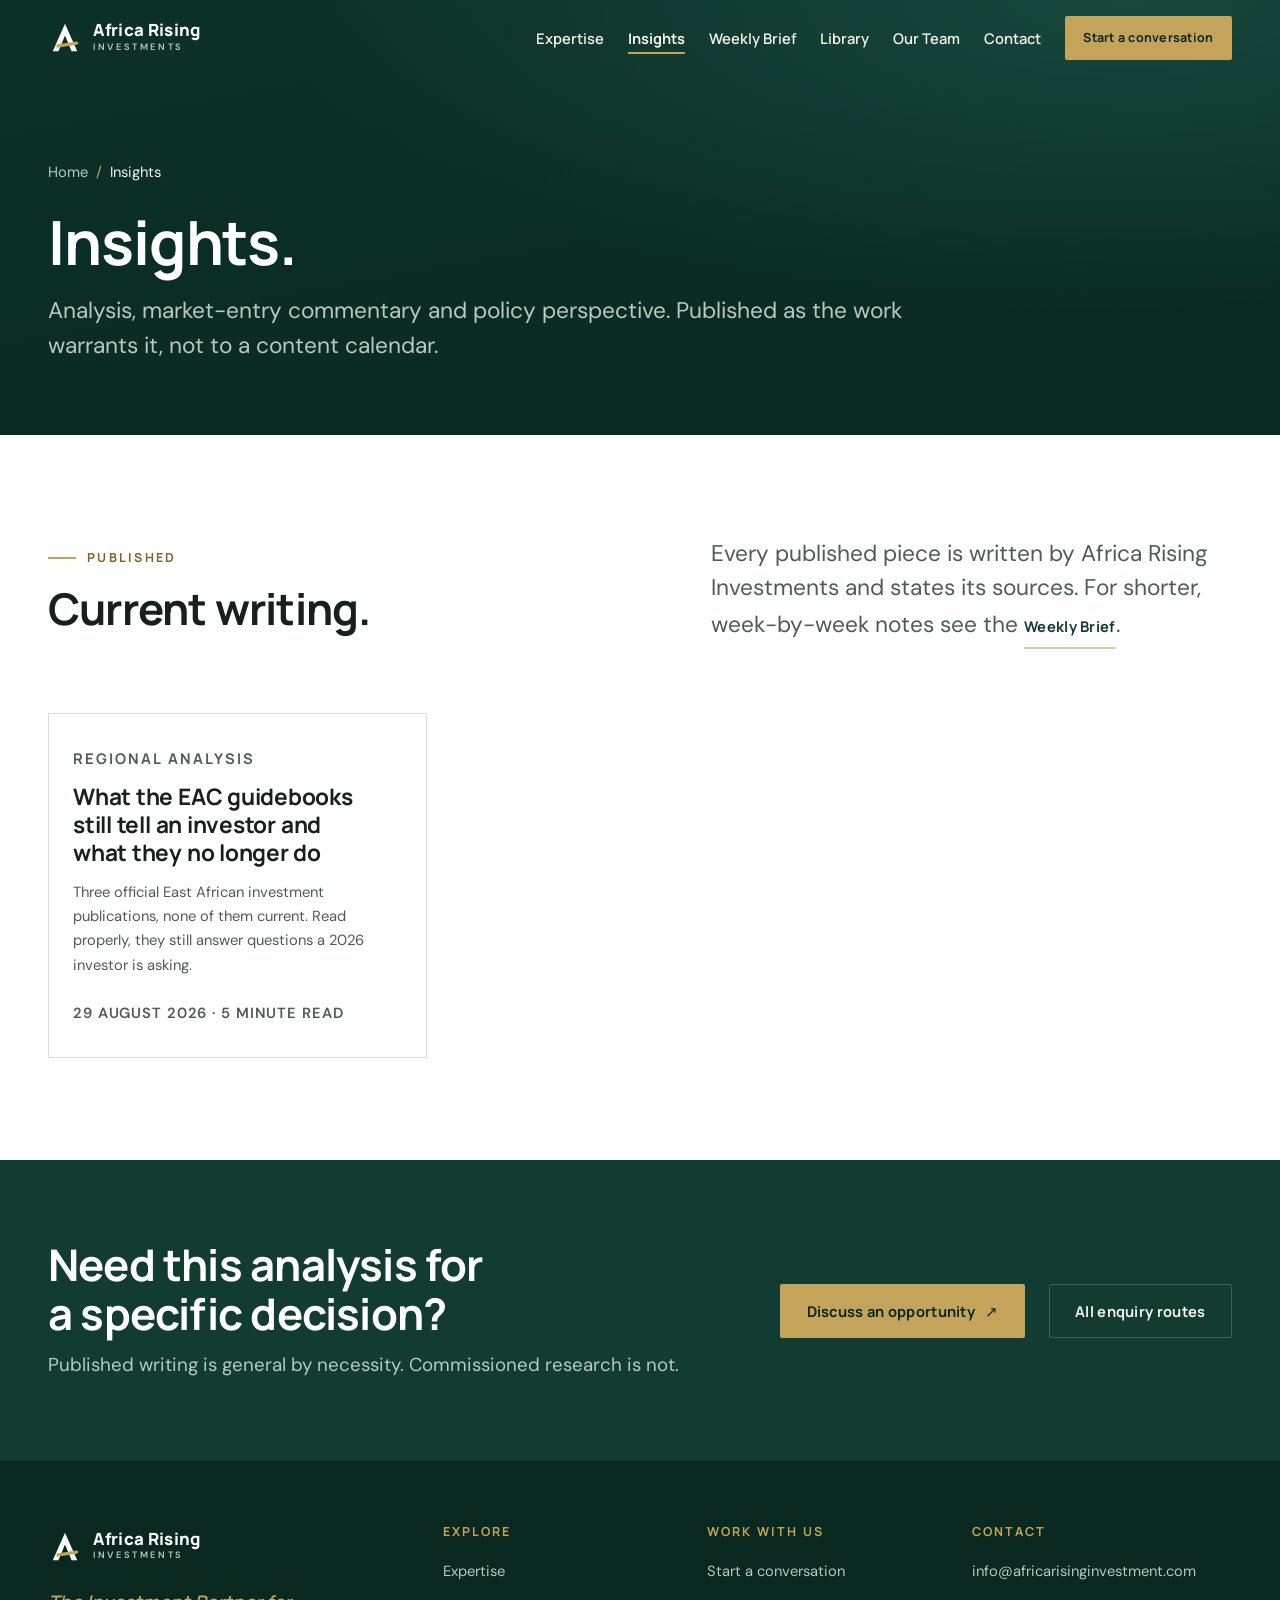
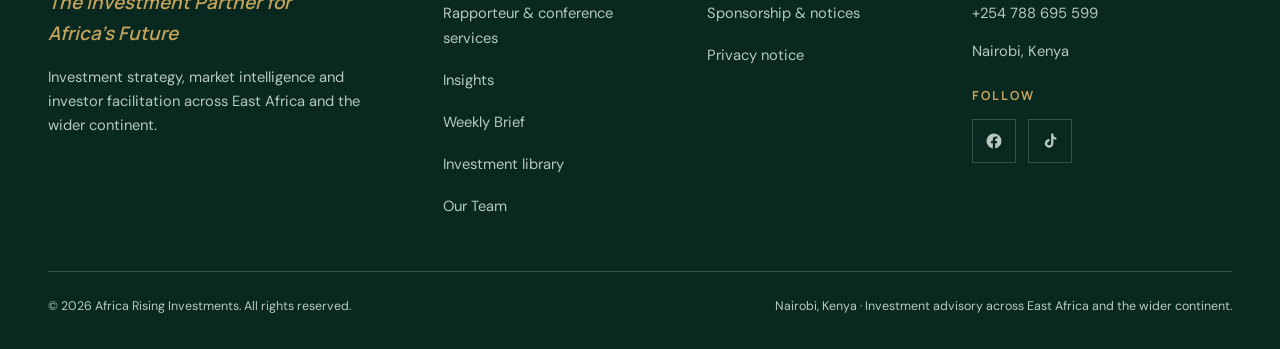
<file: insights/index.html>
<!doctype html>
<html lang="en">
<head>
<meta charset="utf-8">
<meta name="viewport" content="width=device-width, initial-scale=1">
<title>Insights | Africa Rising Investments</title>
<meta name="description" content="Analysis, market-entry commentary and policy perspective on investment in East Africa and across the continent.">
<meta name="theme-color" content="#082820">
<link rel="canonical" href="https://africarisinginvestment.com/insights/">
<meta property="og:site_name" content="Africa Rising Investments">
<meta property="og:type" content="website">
<meta property="og:title" content="Insights | Africa Rising Investments">
<meta property="og:description" content="Analysis, market-entry commentary and policy perspective on investment in East Africa and across the continent.">
<meta property="og:url" content="https://africarisinginvestment.com/insights/">
<meta property="og:image" content="https://africarisinginvestment.com/assets/img/og-share.png">
<meta property="og:image:width" content="1200">
<meta property="og:image:height" content="630">
<meta name="twitter:card" content="summary_large_image">
<link rel="icon" href="../assets/logo/favicon.svg" type="image/svg+xml">
<link rel="apple-touch-icon" href="../assets/img/apple-touch-icon.png">
<link rel="manifest" href="../site.webmanifest">
<link rel="preload" as="font" type="font/woff2" href="../assets/fonts/manrope-latin-800-normal.woff2" crossorigin>
<link rel="preload" as="font" type="font/woff2" href="../assets/fonts/dm-sans-latin-400-normal.woff2" crossorigin>
<link rel="stylesheet" href="../assets/css/fonts.css">
<link rel="stylesheet" href="../assets/css/styles.css">
<script>document.documentElement.classList.add('js');</script>
<noscript><style>
/* Without JS the toggle cannot open the panel, so the nav becomes a plain list. */
@media (max-width:60em){
 .menu-toggle{display:none!important}
 .site-nav{position:static;width:auto;transform:none;visibility:visible;flex-direction:row;
  flex-wrap:wrap;justify-content:flex-start;gap:.5rem 1.25rem;padding:0 0 .75rem;background:none;overflow:visible}
 .site-nav__link{font-size:var(--step--1);padding-block:.5rem;border-bottom:0}
 .site-nav .btn{margin-top:0}
 .header-inner{flex-wrap:wrap}
}
.nav-scrim{display:none}
</style></noscript>
<script type="application/ld+json">{
  "@context": "https://schema.org",
  "@type": "Organization",
  "@id": "https://africarisinginvestment.com/#organization",
  "name": "Africa Rising Investments",
  "alternateName": "Africa Rising",
  "slogan": "The Investment Partner for Africa's Future",
  "description": "Africa-focused investment advisory: strategy, market intelligence, market entry, investor facilitation and investment-climate reform across East Africa.",
  "url": "https://africarisinginvestment.com/",
  "logo": "https://africarisinginvestment.com/assets/logo/logo-horizontal.svg",
  "email": "info@africarisinginvestment.com",
  "telephone": "+254788695599",
  "areaServed": ["Kenya", "East African Community", "Africa"],
  "knowsAbout": ["Investment promotion", "Investment climate reform", "Market entry", "Regional integration", "Investor facilitation"],
  "sameAs": ["https://web.facebook.com/AfricaRisingInvestments", "https://www.tiktok.com/@africarisinginvesstments"]
}</script>
<script type="application/ld+json">{"@context":"https://schema.org","@type":"BreadcrumbList","itemListElement":[{"@type":"ListItem","position":1,"name":"Home","item":"https://africarisinginvestment.com/"},{"@type":"ListItem","position":2,"name":"Insights","item":"https://africarisinginvestment.com/"}]}</script>
</head>
<body>
<a class="skip-link" href="#main">Skip to main content</a>
<header class="site-header" data-header>
  <div class="header-bar">
  <div class="container header-inner">
    <a class="brand" href="../" aria-label="Africa Rising Investments, home">
      <svg class="brand__mark" viewBox="0 0 64 64" aria-hidden="true" focusable="false"><path class="mark-a" d="M32 5 55 57H44.4L32 27.5 19.6 57H9Z"/><path class="mark-bar" fill="#C4A35A" d="M16 44 54 38.5 58 41.6 54 44.7 16 50.5Z"/></svg>
      <span class="brand__text"><span class="brand__word">Africa Rising</span><span class="brand__sub">Investments</span></span>
    </a>
    <button class="menu-toggle" type="button" aria-expanded="false" aria-controls="site-nav" data-menu-toggle>
      <span class="menu-toggle__bars" aria-hidden="true"><i></i><i></i><i></i></span>
      <span class="sr-only">Menu</span>
    </button>
    <nav class="site-nav" id="site-nav" aria-label="Primary" data-menu>
      <a class="site-nav__link" href="../expertise/">Expertise</a>
      <a class="site-nav__link" href="../insights/" aria-current="page">Insights</a>
      <a class="site-nav__link" href="../updates/">Weekly Brief</a>
      <a class="site-nav__link" href="../library/">Library</a>
      <a class="site-nav__link" href="../about/">Our Team</a>
      <a class="site-nav__link" href="../contact/">Contact</a>
      <a class="btn btn--gold btn--sm" href="../contact/">Start a conversation</a>
    </nav>
  </div>
  </div>
</header>
<div class="nav-scrim" data-scrim aria-hidden="true"></div>
<main id="main">
<section class="page-hero">
  <div class="container">
    <nav class="breadcrumb" aria-label="Breadcrumb"><ol><li><a href="../">Home</a></li><li><span aria-current="page">Insights</span></li></ol></nav>
    <h1>Insights.</h1>
    <p class="page-hero__lede">Analysis, market-entry commentary and policy perspective. Published as the work warrants it, not to a content calendar.</p>
  </div>
</section>

<section class="section section--white">
  <div class="container">
    <div class="section-head">
      <div><p class="eyebrow">Published</p><h2>Current writing.</h2></div>
      <p class="section-head__lede">Every published piece is written by Africa Rising Investments and states its sources. For shorter, week-by-week notes see the <a class="tlink" href="../updates/">Weekly Brief</a>.</p>
    </div>
    <div class="grid grid--3">
      <article class="post reveal">
        <p class="post__kicker">Regional analysis</p>
        <h3><a href="eac-guidebooks-what-still-holds/">What the EAC guidebooks still tell an investor and what they no longer do</a></h3>
        <p>Three official East African investment publications, none of them current. Read properly, they still answer questions a 2026 investor is asking.</p>
        <p class="post__meta">29 August 2026 &middot; 5 minute read</p>
      </article>
    </div>
  </div>
</section>

<section class="cta-band">
  <div class="container cta-band__inner">
    <div>
      <h2>Need this analysis for a specific decision?</h2>
      <p>Published writing is general by necessity. Commissioned research is not.</p>
    </div>
    <div class="actions">
      <a class="btn btn--gold" href="mailto:info@africarisinginvestment.com?subject=Investment%20enquiry">Discuss an opportunity <span class="btn__arrow" aria-hidden="true">&#8599;</span></a>
      <a class="btn btn--ghost-light" href="../contact/">All enquiry routes</a>
    </div>
  </div>
</section>
</main>
<footer class="site-footer">
  <div class="container">
    <div class="footer-grid">
      <div>
        <a class="brand" href="../" aria-label="Africa Rising Investments, home">
          <svg class="brand__mark" viewBox="0 0 64 64" aria-hidden="true" focusable="false"><path class="mark-a" d="M32 5 55 57H44.4L32 27.5 19.6 57H9Z"/><path class="mark-bar" fill="#C4A35A" d="M16 44 54 38.5 58 41.6 54 44.7 16 50.5Z"/></svg>
          <span class="brand__text"><span class="brand__word">Africa Rising</span><span class="brand__sub">Investments</span></span>
        </a>
        <p class="footer-slogan">The Investment Partner for Africa&rsquo;s Future</p>
        <p class="small">Investment strategy, market intelligence and investor facilitation across East Africa and the wider continent.</p>
      </div>
      <nav aria-labelledby="f-explore">
        <h2 id="f-explore">Explore</h2>
        <ul>
          <li><a href="../expertise/">Expertise</a></li>
          <li><a href="../expertise/rapporteur/">Rapporteur &amp; conference services</a></li>
          <li><a href="../insights/">Insights</a></li>
          <li><a href="../updates/">Weekly Brief</a></li>
          <li><a href="../library/">Investment library</a></li>
          <li><a href="../about/">Our Team</a></li>
        </ul>
      </nav>
      <nav aria-labelledby="f-work">
        <h2 id="f-work">Work with us</h2>
        <ul>
          <li><a href="../contact/">Start a conversation</a></li>
          <li><a href="../partner/">Sponsorship &amp; notices</a></li>
          <li><a href="../privacy/">Privacy notice</a></li>
        </ul>
      </nav>
      <div>
        <h2 id="f-contact">Contact</h2>
        <ul>
          <li><a href="mailto:info@africarisinginvestment.com">info@africarisinginvestment.com</a></li>
          <li><a href="tel:+254788695599">+254 788 695 599</a></li>
          <li><span class="small">Nairobi, Kenya</span></li>
        </ul>
        <h3 style="margin-top:1.5rem">Follow</h3>
        <ul class="social">
  <li><a href="https://web.facebook.com/AfricaRisingInvestments" rel="noopener"><span class="sr-only">Africa Rising Investments on Facebook</span>
    <svg viewBox="0 0 24 24" aria-hidden="true"><path d="M22 12a10 10 0 1 0-11.6 9.9v-7h-2.5V12h2.5V9.8c0-2.5 1.5-3.9 3.8-3.9 1.1 0 2.2.2 2.2.2v2.4h-1.2c-1.2 0-1.6.8-1.6 1.6V12h2.7l-.4 2.9h-2.3v7A10 10 0 0 0 22 12"/></svg></a></li>
  <li><a href="https://www.tiktok.com/@africarisinginvesstments" rel="noopener"><span class="sr-only">Africa Rising Investments on TikTok</span>
    <svg viewBox="0 0 24 24" aria-hidden="true"><path d="M16.5 2h-3v13.2a2.6 2.6 0 1 1-2.2-2.6V9.5a5.7 5.7 0 1 0 5.2 5.7V9.1a6.8 6.8 0 0 0 4 1.3V7.3a3.9 3.9 0 0 1-4-4z"/></svg></a></li>
</ul>
      </div>
    </div>
    <div class="footer-bottom">
      <p style="margin:0">&copy; <span data-year>2026</span> Africa Rising Investments. All rights reserved.</p>
      <p style="margin:0">Nairobi, Kenya &middot; Investment advisory across East Africa and the wider continent.</p>
    </div>
  </div>
</footer>
<script src="../assets/js/site.js" defer></script>
</body>
</html>
</file>
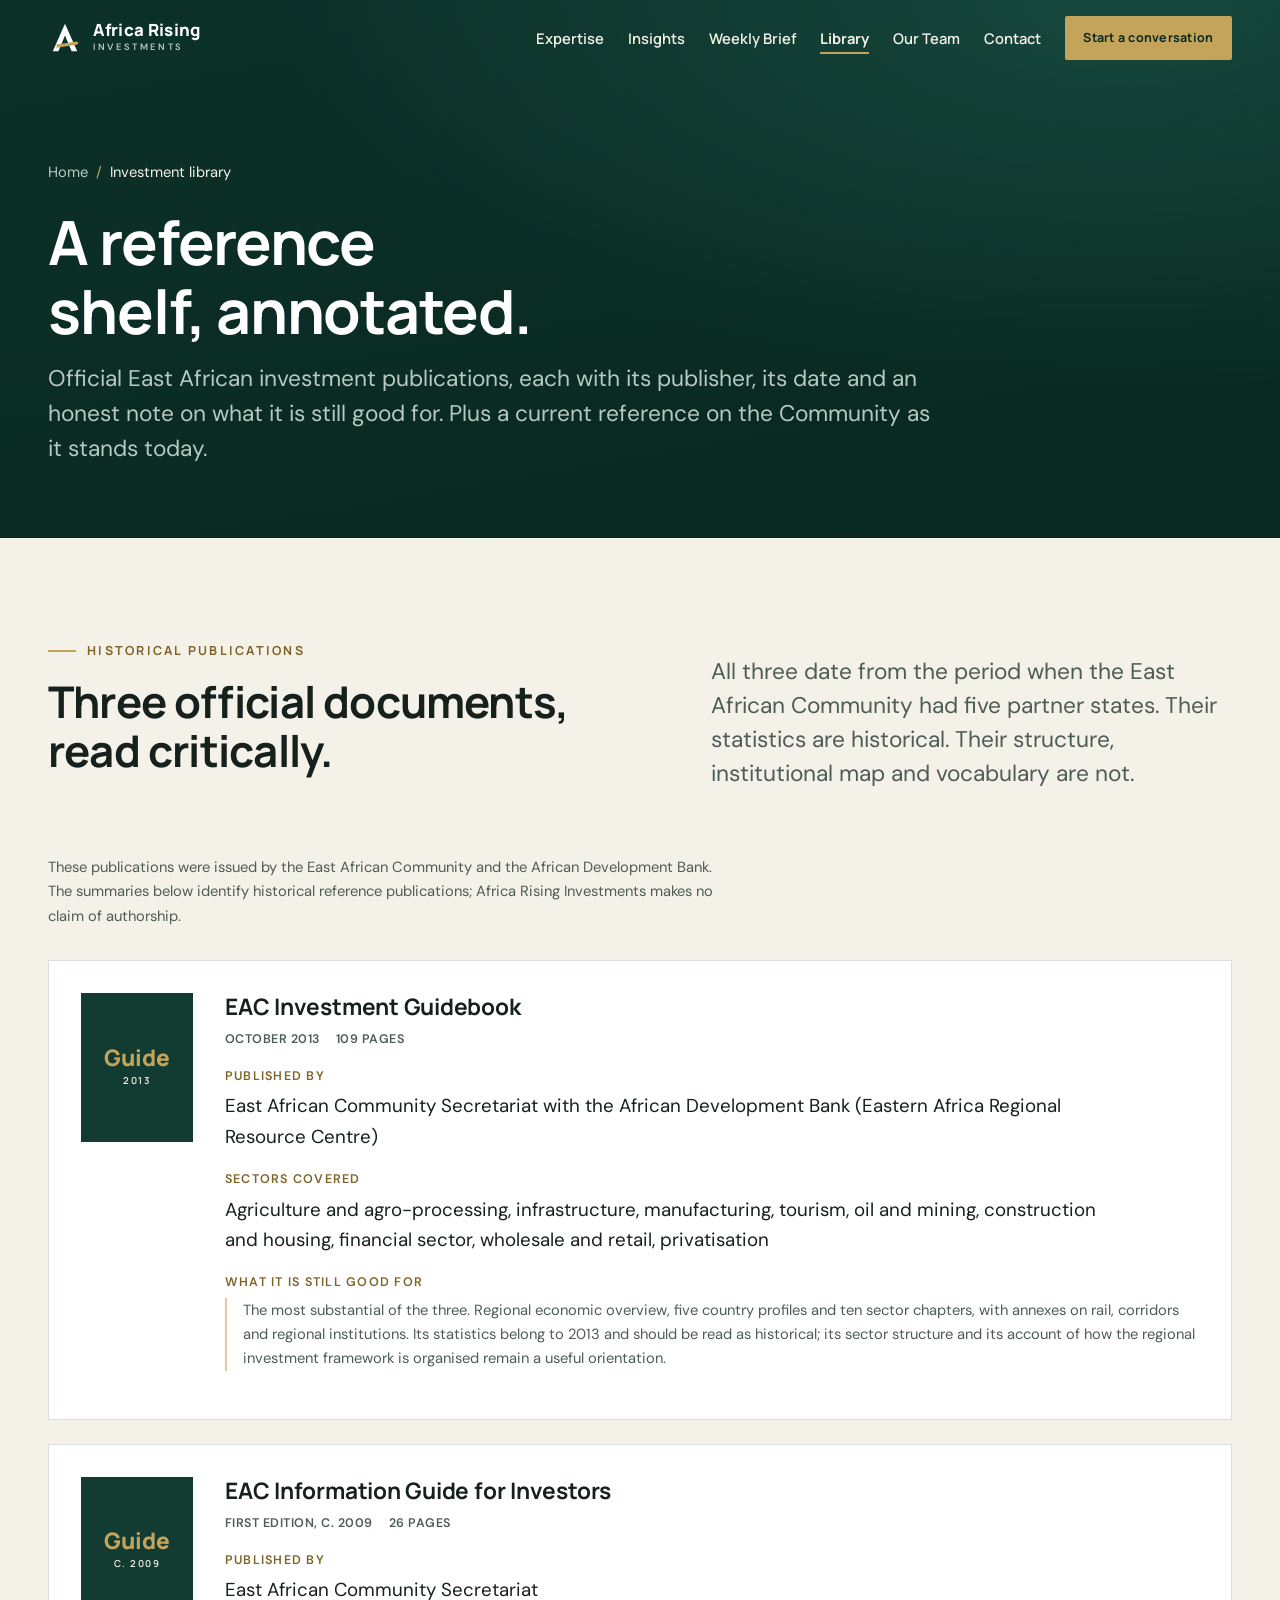
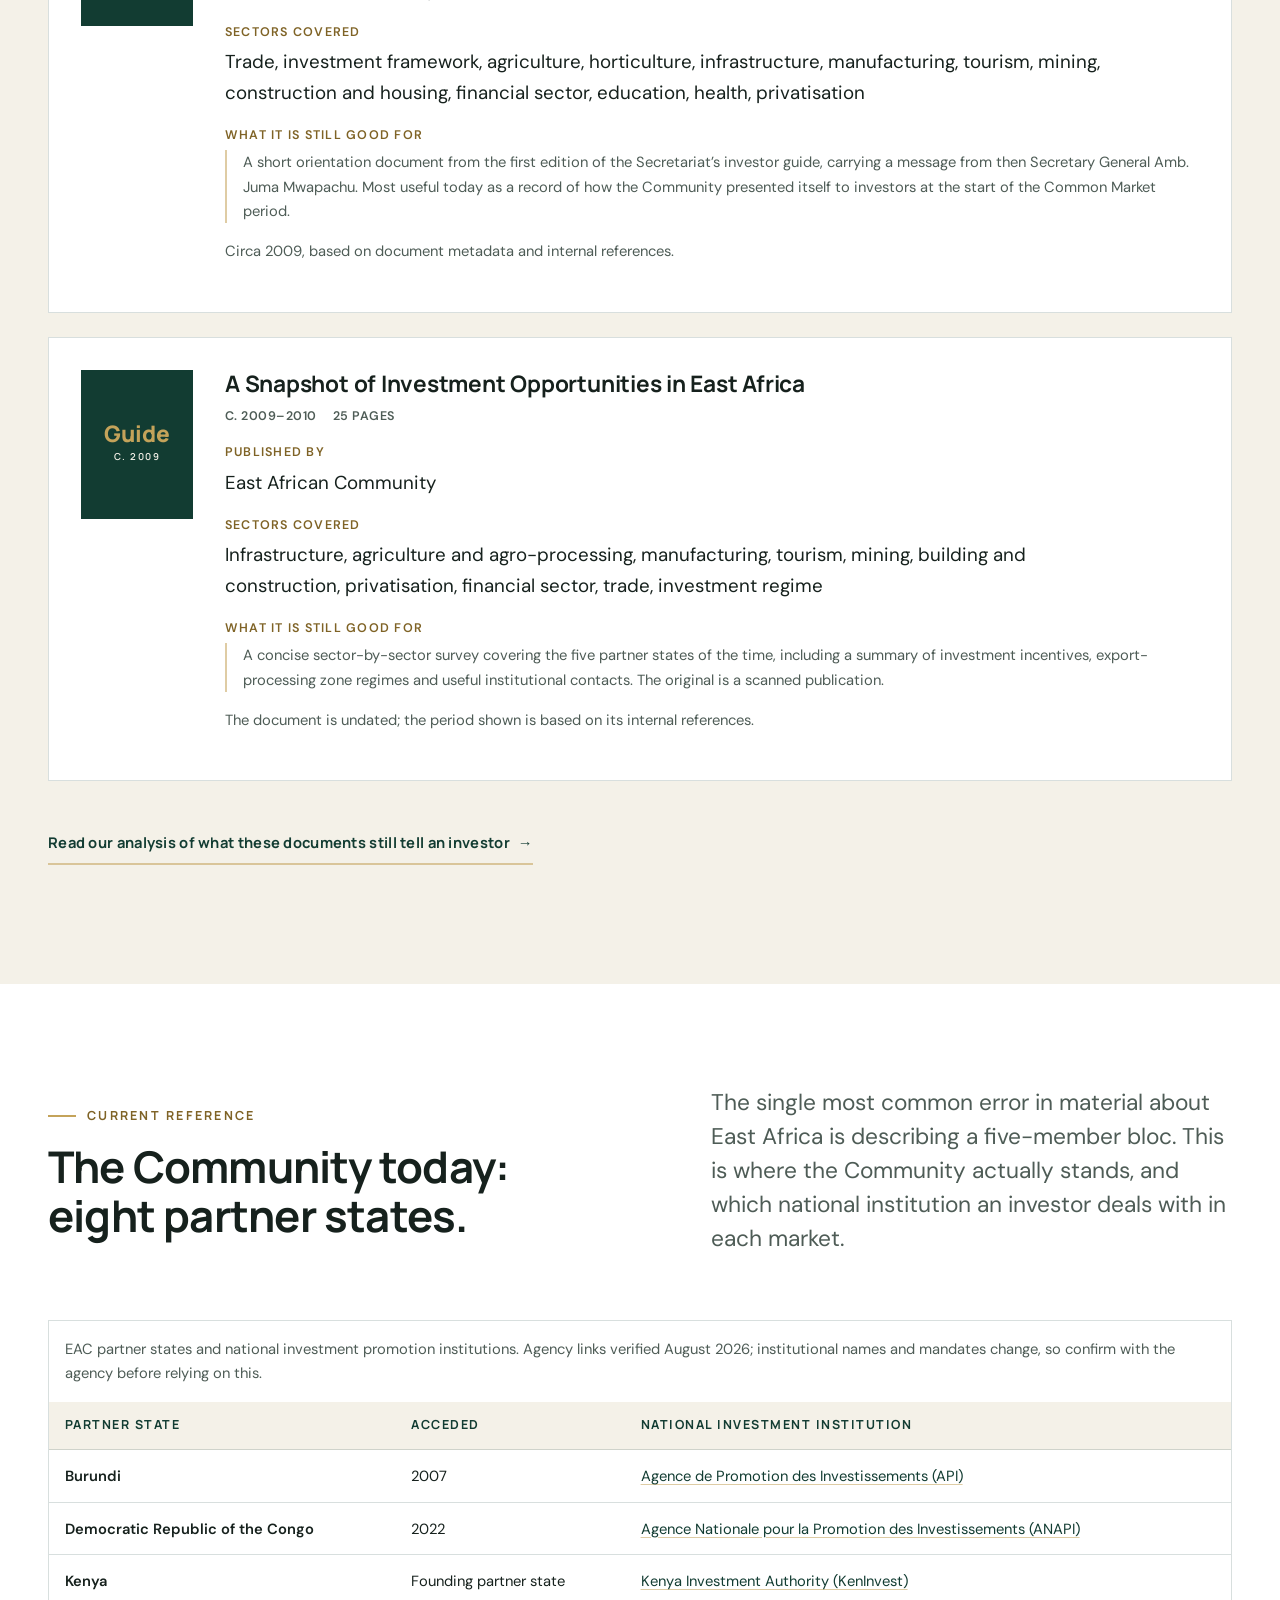
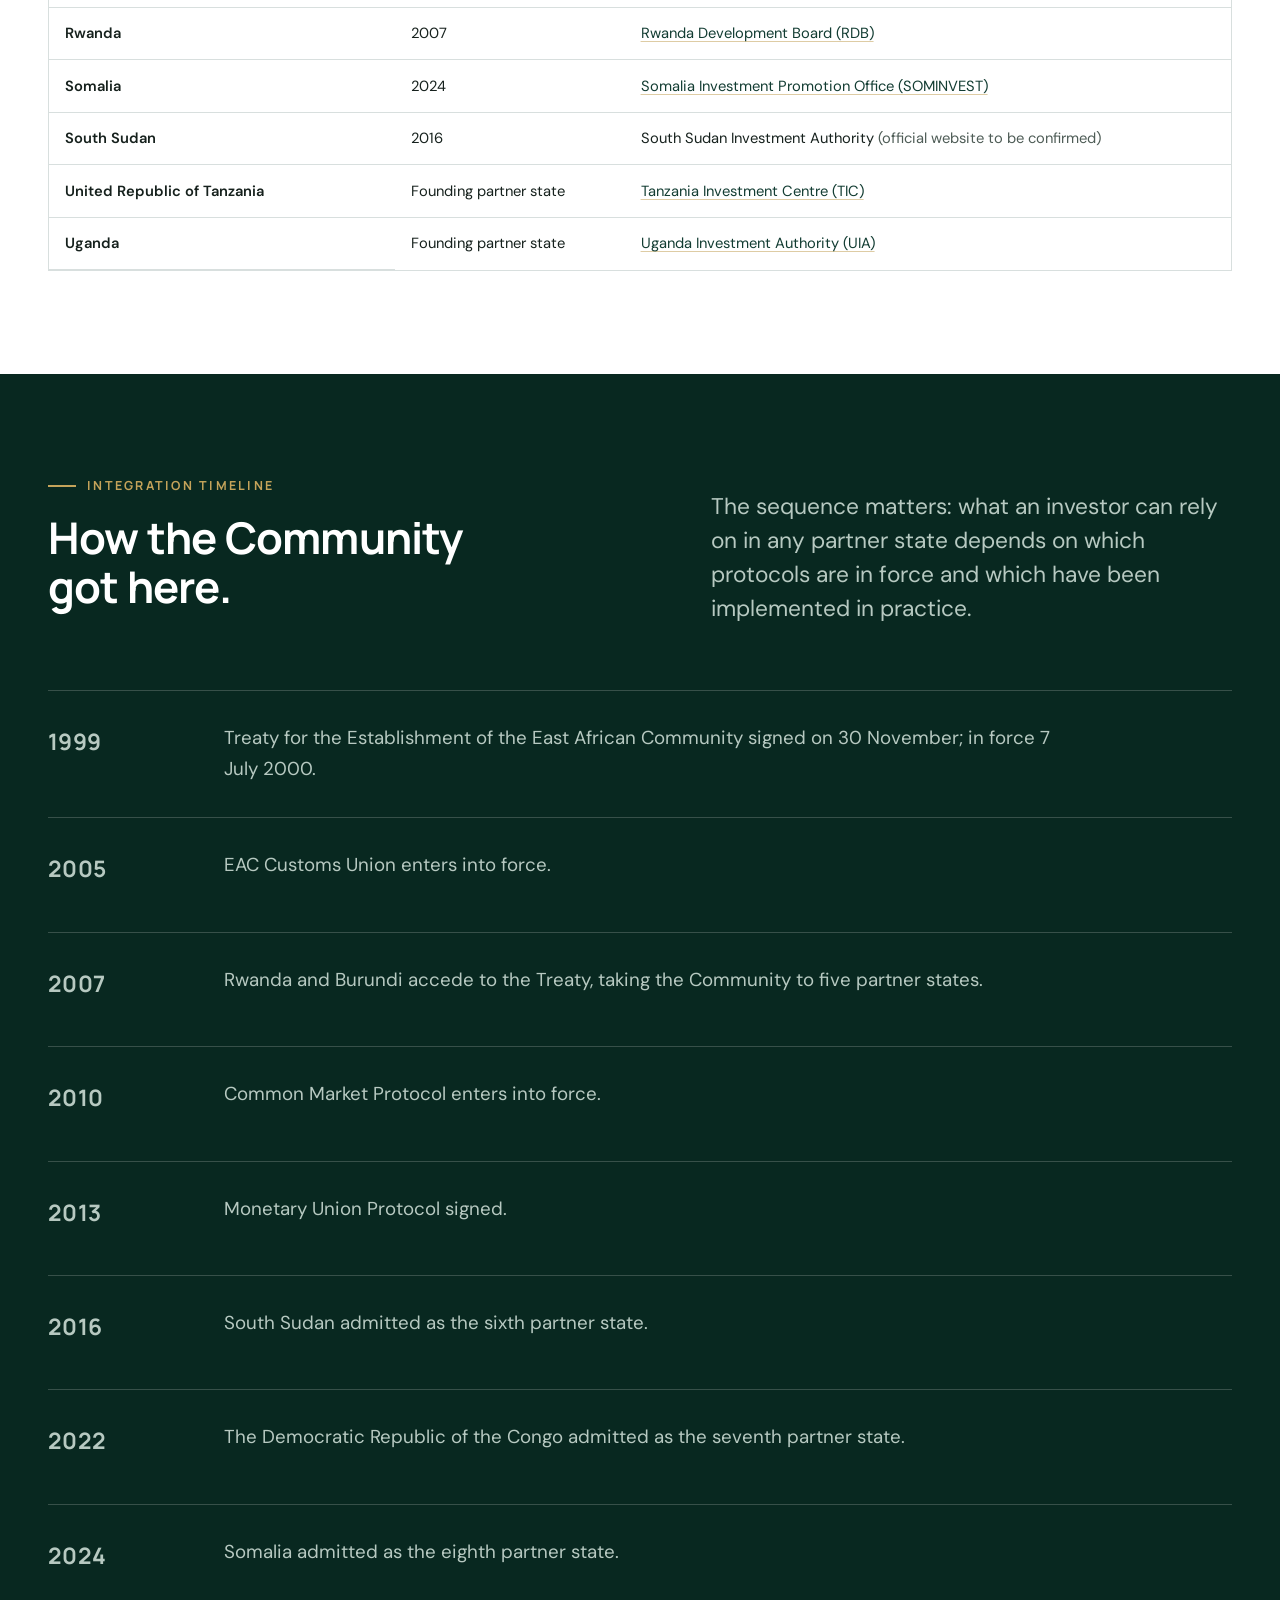
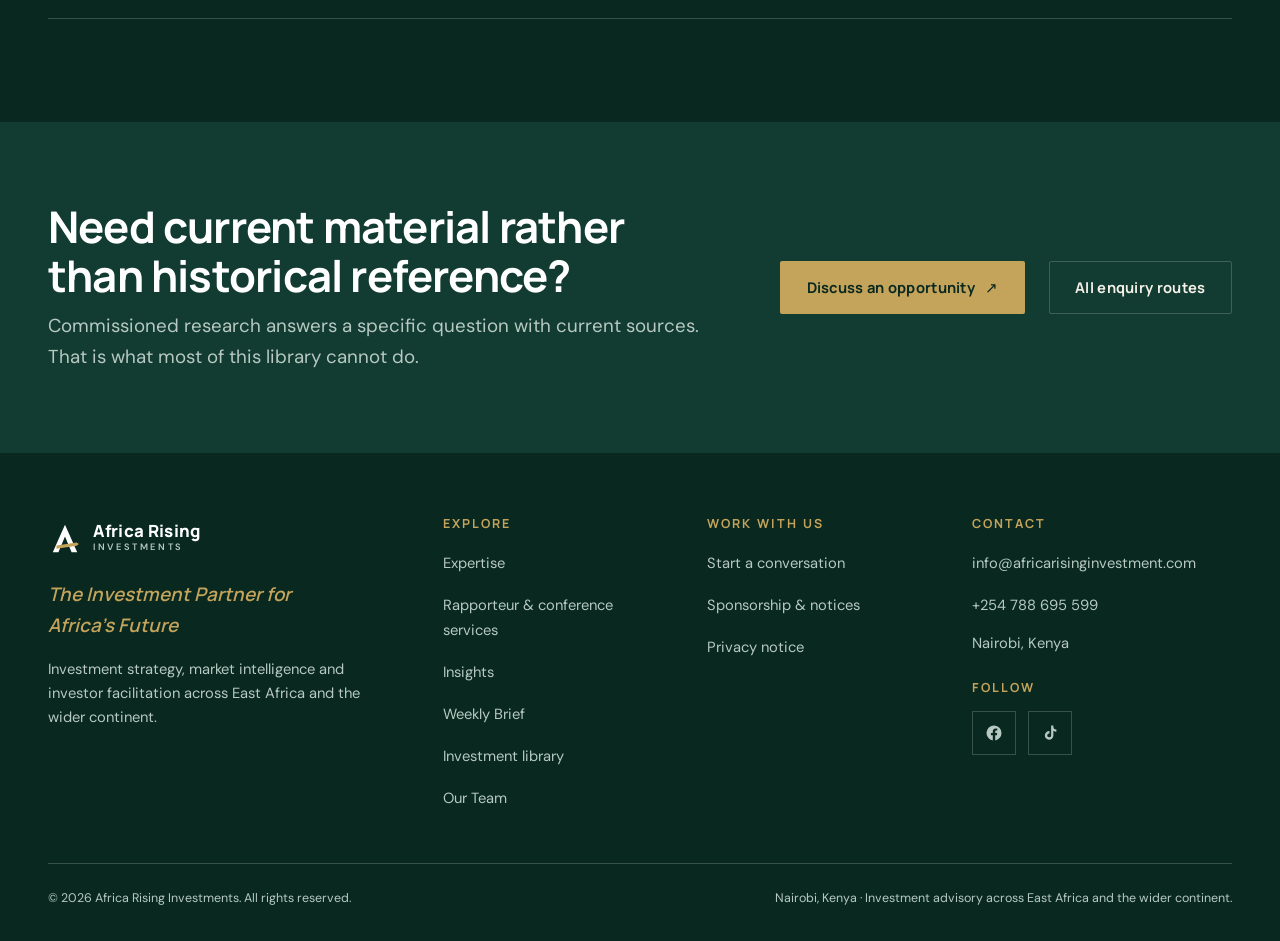
<file: library/index.html>
<!doctype html>
<html lang="en">
<head>
<meta charset="utf-8">
<meta name="viewport" content="width=device-width, initial-scale=1">
<title>Investment Library | Africa Rising Investments</title>
<meta name="description" content="Annotated East African investment publications, plus a current reference on the eight EAC partner states and their investment promotion agencies.">
<meta name="theme-color" content="#082820">
<link rel="canonical" href="https://africarisinginvestment.com/library/">
<meta property="og:site_name" content="Africa Rising Investments">
<meta property="og:type" content="website">
<meta property="og:title" content="Investment Library | Africa Rising Investments">
<meta property="og:description" content="Annotated East African investment publications, plus a current reference on the eight EAC partner states and their investment promotion agencies.">
<meta property="og:url" content="https://africarisinginvestment.com/library/">
<meta property="og:image" content="https://africarisinginvestment.com/assets/img/og-share.png">
<meta property="og:image:width" content="1200">
<meta property="og:image:height" content="630">
<meta name="twitter:card" content="summary_large_image">
<link rel="icon" href="../assets/logo/favicon.svg" type="image/svg+xml">
<link rel="apple-touch-icon" href="../assets/img/apple-touch-icon.png">
<link rel="manifest" href="../site.webmanifest">
<link rel="preload" as="font" type="font/woff2" href="../assets/fonts/manrope-latin-800-normal.woff2" crossorigin>
<link rel="preload" as="font" type="font/woff2" href="../assets/fonts/dm-sans-latin-400-normal.woff2" crossorigin>
<link rel="stylesheet" href="../assets/css/fonts.css">
<link rel="stylesheet" href="../assets/css/styles.css">
<script>document.documentElement.classList.add('js');</script>
<noscript><style>
/* Without JS the toggle cannot open the panel, so the nav becomes a plain list. */
@media (max-width:60em){
 .menu-toggle{display:none!important}
 .site-nav{position:static;width:auto;transform:none;visibility:visible;flex-direction:row;
  flex-wrap:wrap;justify-content:flex-start;gap:.5rem 1.25rem;padding:0 0 .75rem;background:none;overflow:visible}
 .site-nav__link{font-size:var(--step--1);padding-block:.5rem;border-bottom:0}
 .site-nav .btn{margin-top:0}
 .header-inner{flex-wrap:wrap}
}
.nav-scrim{display:none}
</style></noscript>
<script type="application/ld+json">{
  "@context": "https://schema.org",
  "@type": "Organization",
  "@id": "https://africarisinginvestment.com/#organization",
  "name": "Africa Rising Investments",
  "alternateName": "Africa Rising",
  "slogan": "The Investment Partner for Africa's Future",
  "description": "Africa-focused investment advisory: strategy, market intelligence, market entry, investor facilitation and investment-climate reform across East Africa.",
  "url": "https://africarisinginvestment.com/",
  "logo": "https://africarisinginvestment.com/assets/logo/logo-horizontal.svg",
  "email": "info@africarisinginvestment.com",
  "telephone": "+254788695599",
  "areaServed": ["Kenya", "East African Community", "Africa"],
  "knowsAbout": ["Investment promotion", "Investment climate reform", "Market entry", "Regional integration", "Investor facilitation"],
  "sameAs": ["https://web.facebook.com/AfricaRisingInvestments", "https://www.tiktok.com/@africarisinginvesstments"]
}</script>
<script type="application/ld+json">{"@context":"https://schema.org","@type":"BreadcrumbList","itemListElement":[{"@type":"ListItem","position":1,"name":"Home","item":"https://africarisinginvestment.com/"},{"@type":"ListItem","position":2,"name":"Investment library","item":"https://africarisinginvestment.com/"}]}</script>
</head>
<body>
<a class="skip-link" href="#main">Skip to main content</a>
<header class="site-header" data-header>
  <div class="header-bar">
  <div class="container header-inner">
    <a class="brand" href="../" aria-label="Africa Rising Investments, home">
      <svg class="brand__mark" viewBox="0 0 64 64" aria-hidden="true" focusable="false"><path class="mark-a" d="M32 5 55 57H44.4L32 27.5 19.6 57H9Z"/><path class="mark-bar" fill="#C4A35A" d="M16 44 54 38.5 58 41.6 54 44.7 16 50.5Z"/></svg>
      <span class="brand__text"><span class="brand__word">Africa Rising</span><span class="brand__sub">Investments</span></span>
    </a>
    <button class="menu-toggle" type="button" aria-expanded="false" aria-controls="site-nav" data-menu-toggle>
      <span class="menu-toggle__bars" aria-hidden="true"><i></i><i></i><i></i></span>
      <span class="sr-only">Menu</span>
    </button>
    <nav class="site-nav" id="site-nav" aria-label="Primary" data-menu>
      <a class="site-nav__link" href="../expertise/">Expertise</a>
      <a class="site-nav__link" href="../insights/">Insights</a>
      <a class="site-nav__link" href="../updates/">Weekly Brief</a>
      <a class="site-nav__link" href="../library/" aria-current="page">Library</a>
      <a class="site-nav__link" href="../about/">Our Team</a>
      <a class="site-nav__link" href="../contact/">Contact</a>
      <a class="btn btn--gold btn--sm" href="../contact/">Start a conversation</a>
    </nav>
  </div>
  </div>
</header>
<div class="nav-scrim" data-scrim aria-hidden="true"></div>
<main id="main">
<section class="page-hero">
  <div class="container">
    <nav class="breadcrumb" aria-label="Breadcrumb"><ol><li><a href="../">Home</a></li><li><span aria-current="page">Investment library</span></li></ol></nav>
    <h1>A reference shelf, annotated.</h1>
    <p class="page-hero__lede">Official East African investment publications, each with its publisher, its date and an honest note on what it is still good for. Plus a current reference on the Community as it stands today.</p>
  </div>
</section>

<section class="section section--ivory">
  <div class="container">
    <div class="section-head">
      <div><p class="eyebrow">Historical publications</p><h2>Three official documents, read critically.</h2></div>
      <p class="section-head__lede">All three date from the period when the East African Community had five partner states. Their statistics are historical. Their structure, institutional map and vocabulary are not.</p>
    </div>
    <p class="small muted" style="margin-bottom:2rem">These publications were issued by the East African Community and the African Development Bank. The summaries below identify historical reference publications; Africa Rising Investments makes no claim of authorship.</p>
    <article class="doc reveal">
      <div class="doc__badge" aria-hidden="true"><b>Guide</b><i>2013</i></div>
      <div>
        <h3>EAC Investment Guidebook</h3>
        <ul class="doc__meta">
          <li>October 2013</li><li>109 pages</li>
        </ul>
        <p style="font-size:var(--step--2);text-transform:uppercase;letter-spacing:.1em;font-weight:600;color:var(--gold-ink);margin:0 0 .3rem">Published by</p>
        <p style="margin-bottom:1rem">East African Community Secretariat with the African Development Bank (Eastern Africa Regional Resource Centre)</p>
        <p style="font-size:var(--step--2);text-transform:uppercase;letter-spacing:.1em;font-weight:600;color:var(--gold-ink);margin:0 0 .3rem">Sectors covered</p>
        <p style="margin-bottom:1rem">Agriculture and agro-processing, infrastructure, manufacturing, tourism, oil and mining, construction and housing, financial sector, wholesale and retail, privatisation</p>
        <p style="font-size:var(--step--2);text-transform:uppercase;letter-spacing:.1em;font-weight:600;color:var(--gold-ink);margin:0 0 .3rem">What it is still good for</p>
        <div class="doc__note">The most substantial of the three. Regional economic overview, five country profiles and ten sector chapters, with annexes on rail, corridors and regional institutions. Its statistics belong to 2013 and should be read as historical; its sector structure and its account of how the regional investment framework is organised remain a useful orientation.</div>
      </div>
    </article><article class="doc reveal">
      <div class="doc__badge" aria-hidden="true"><b>Guide</b><i>c. 2009</i></div>
      <div>
        <h3>EAC Information Guide for Investors</h3>
        <ul class="doc__meta">
          <li>First edition, c. 2009</li><li>26 pages</li>
        </ul>
        <p style="font-size:var(--step--2);text-transform:uppercase;letter-spacing:.1em;font-weight:600;color:var(--gold-ink);margin:0 0 .3rem">Published by</p>
        <p style="margin-bottom:1rem">East African Community Secretariat</p>
        <p style="font-size:var(--step--2);text-transform:uppercase;letter-spacing:.1em;font-weight:600;color:var(--gold-ink);margin:0 0 .3rem">Sectors covered</p>
        <p style="margin-bottom:1rem">Trade, investment framework, agriculture, horticulture, infrastructure, manufacturing, tourism, mining, construction and housing, financial sector, education, health, privatisation</p>
        <p style="font-size:var(--step--2);text-transform:uppercase;letter-spacing:.1em;font-weight:600;color:var(--gold-ink);margin:0 0 .3rem">What it is still good for</p>
        <div class="doc__note">A short orientation document from the first edition of the Secretariat&rsquo;s investor guide, carrying a message from then Secretary General Amb. Juma Mwapachu. Most useful today as a record of how the Community presented itself to investors at the start of the Common Market period.</div>
        <p class="small muted">Circa 2009, based on document metadata and internal references.</p>
      </div>
    </article><article class="doc reveal">
      <div class="doc__badge" aria-hidden="true"><b>Guide</b><i>c. 2009</i></div>
      <div>
        <h3>A Snapshot of Investment Opportunities in East Africa</h3>
        <ul class="doc__meta">
          <li>c. 2009&ndash;2010</li><li>25 pages</li>
        </ul>
        <p style="font-size:var(--step--2);text-transform:uppercase;letter-spacing:.1em;font-weight:600;color:var(--gold-ink);margin:0 0 .3rem">Published by</p>
        <p style="margin-bottom:1rem">East African Community</p>
        <p style="font-size:var(--step--2);text-transform:uppercase;letter-spacing:.1em;font-weight:600;color:var(--gold-ink);margin:0 0 .3rem">Sectors covered</p>
        <p style="margin-bottom:1rem">Infrastructure, agriculture and agro-processing, manufacturing, tourism, mining, building and construction, privatisation, financial sector, trade, investment regime</p>
        <p style="font-size:var(--step--2);text-transform:uppercase;letter-spacing:.1em;font-weight:600;color:var(--gold-ink);margin:0 0 .3rem">What it is still good for</p>
        <div class="doc__note">A concise sector-by-sector survey covering the five partner states of the time, including a summary of investment incentives, export-processing zone regimes and useful institutional contacts. The original is a scanned publication.</div>
        <p class="small muted">The document is undated; the period shown is based on its internal references.</p>
      </div>
    </article>
    <p style="margin-top:2.5rem"><a class="tlink" href="../insights/eac-guidebooks-what-still-holds/">Read our analysis of what these documents still tell an investor <span aria-hidden="true">&rarr;</span></a></p>
  </div>
</section>

<section class="section section--white">
  <div class="container">
    <div class="section-head">
      <div><p class="eyebrow">Current reference</p><h2>The Community today: eight partner states.</h2></div>
      <p class="section-head__lede">The single most common error in material about East Africa is describing a five-member bloc. This is where the Community actually stands, and which national institution an investor deals with in each market.</p>
    </div>
    <div class="table-wrap" tabindex="0" role="region" aria-label="EAC partner states and national investment promotion institutions">
      <p class="table-hint" aria-hidden="true">Scroll the table horizontally &rarr;</p>
      <table>
        <caption>EAC partner states and national investment promotion institutions. Agency links verified August 2026; institutional names and mandates change, so confirm with the agency before relying on this.</caption>
        <thead><tr><th scope="col">Partner state</th><th scope="col">Acceded</th><th scope="col">National investment institution</th></tr></thead>
        <tbody><tr><th scope="row">Burundi</th><td>2007</td><td><a href="https://en.investburundi.bi/" rel="noopener">Agence de Promotion des Investissements (API)</a></td></tr><tr><th scope="row">Democratic Republic of the Congo</th><td>2022</td><td><a href="https://www.investindrc.cd/" rel="noopener">Agence Nationale pour la Promotion des Investissements (ANAPI)</a></td></tr><tr><th scope="row">Kenya</th><td>Founding partner state</td><td><a href="https://www.invest.go.ke/" rel="noopener">Kenya Investment Authority (KenInvest)</a></td></tr><tr><th scope="row">Rwanda</th><td>2007</td><td><a href="https://rdb.rw/" rel="noopener">Rwanda Development Board (RDB)</a></td></tr><tr><th scope="row">Somalia</th><td>2024</td><td><a href="https://sominvest.gov.so/" rel="noopener">Somalia Investment Promotion Office (SOMINVEST)</a></td></tr><tr><th scope="row">South Sudan</th><td>2016</td><td>South Sudan Investment Authority <span class="small muted">(official website to be confirmed)</span></td></tr><tr><th scope="row">United Republic of Tanzania</th><td>Founding partner state</td><td><a href="https://www.tic.go.tz/" rel="noopener">Tanzania Investment Centre (TIC)</a></td></tr><tr><th scope="row">Uganda</th><td>Founding partner state</td><td><a href="https://www.ugandainvest.go.ug/" rel="noopener">Uganda Investment Authority (UIA)</a></td></tr></tbody>
      </table>
    </div>
  </div>
</section>

<section class="section section--dark">
  <div class="container">
    <div class="section-head section-head--light">
      <div><p class="eyebrow">Integration timeline</p><h2>How the Community got here.</h2></div>
      <p class="section-head__lede">The sequence matters: what an investor can rely on in any partner state depends on which protocols are in force and which have been implemented in practice.</p>
    </div>
    <div class="timeline"><article class="timeline__item"><p class="timeline__year">1999</p><div><p style="margin:0;color:var(--sage)">Treaty for the Establishment of the East African Community signed on 30 November; in force 7 July 2000.</p></div></article><article class="timeline__item"><p class="timeline__year">2005</p><div><p style="margin:0;color:var(--sage)">EAC Customs Union enters into force.</p></div></article><article class="timeline__item"><p class="timeline__year">2007</p><div><p style="margin:0;color:var(--sage)">Rwanda and Burundi accede to the Treaty, taking the Community to five partner states.</p></div></article><article class="timeline__item"><p class="timeline__year">2010</p><div><p style="margin:0;color:var(--sage)">Common Market Protocol enters into force.</p></div></article><article class="timeline__item"><p class="timeline__year">2013</p><div><p style="margin:0;color:var(--sage)">Monetary Union Protocol signed.</p></div></article><article class="timeline__item"><p class="timeline__year">2016</p><div><p style="margin:0;color:var(--sage)">South Sudan admitted as the sixth partner state.</p></div></article><article class="timeline__item"><p class="timeline__year">2022</p><div><p style="margin:0;color:var(--sage)">The Democratic Republic of the Congo admitted as the seventh partner state.</p></div></article><article class="timeline__item"><p class="timeline__year">2024</p><div><p style="margin:0;color:var(--sage)">Somalia admitted as the eighth partner state.</p></div></article></div>
  </div>
</section>
<section class="cta-band">
  <div class="container cta-band__inner">
    <div>
      <h2>Need current material rather than historical reference?</h2>
      <p>Commissioned research answers a specific question with current sources. That is what most of this library cannot do.</p>
    </div>
    <div class="actions">
      <a class="btn btn--gold" href="mailto:info@africarisinginvestment.com?subject=Investment%20enquiry">Discuss an opportunity <span class="btn__arrow" aria-hidden="true">&#8599;</span></a>
      <a class="btn btn--ghost-light" href="../contact/">All enquiry routes</a>
    </div>
  </div>
</section>
</main>
<footer class="site-footer">
  <div class="container">
    <div class="footer-grid">
      <div>
        <a class="brand" href="../" aria-label="Africa Rising Investments, home">
          <svg class="brand__mark" viewBox="0 0 64 64" aria-hidden="true" focusable="false"><path class="mark-a" d="M32 5 55 57H44.4L32 27.5 19.6 57H9Z"/><path class="mark-bar" fill="#C4A35A" d="M16 44 54 38.5 58 41.6 54 44.7 16 50.5Z"/></svg>
          <span class="brand__text"><span class="brand__word">Africa Rising</span><span class="brand__sub">Investments</span></span>
        </a>
        <p class="footer-slogan">The Investment Partner for Africa&rsquo;s Future</p>
        <p class="small">Investment strategy, market intelligence and investor facilitation across East Africa and the wider continent.</p>
      </div>
      <nav aria-labelledby="f-explore">
        <h2 id="f-explore">Explore</h2>
        <ul>
          <li><a href="../expertise/">Expertise</a></li>
          <li><a href="../expertise/rapporteur/">Rapporteur &amp; conference services</a></li>
          <li><a href="../insights/">Insights</a></li>
          <li><a href="../updates/">Weekly Brief</a></li>
          <li><a href="../library/">Investment library</a></li>
          <li><a href="../about/">Our Team</a></li>
        </ul>
      </nav>
      <nav aria-labelledby="f-work">
        <h2 id="f-work">Work with us</h2>
        <ul>
          <li><a href="../contact/">Start a conversation</a></li>
          <li><a href="../partner/">Sponsorship &amp; notices</a></li>
          <li><a href="../privacy/">Privacy notice</a></li>
        </ul>
      </nav>
      <div>
        <h2 id="f-contact">Contact</h2>
        <ul>
          <li><a href="mailto:info@africarisinginvestment.com">info@africarisinginvestment.com</a></li>
          <li><a href="tel:+254788695599">+254 788 695 599</a></li>
          <li><span class="small">Nairobi, Kenya</span></li>
        </ul>
        <h3 style="margin-top:1.5rem">Follow</h3>
        <ul class="social">
  <li><a href="https://web.facebook.com/AfricaRisingInvestments" rel="noopener"><span class="sr-only">Africa Rising Investments on Facebook</span>
    <svg viewBox="0 0 24 24" aria-hidden="true"><path d="M22 12a10 10 0 1 0-11.6 9.9v-7h-2.5V12h2.5V9.8c0-2.5 1.5-3.9 3.8-3.9 1.1 0 2.2.2 2.2.2v2.4h-1.2c-1.2 0-1.6.8-1.6 1.6V12h2.7l-.4 2.9h-2.3v7A10 10 0 0 0 22 12"/></svg></a></li>
  <li><a href="https://www.tiktok.com/@africarisinginvesstments" rel="noopener"><span class="sr-only">Africa Rising Investments on TikTok</span>
    <svg viewBox="0 0 24 24" aria-hidden="true"><path d="M16.5 2h-3v13.2a2.6 2.6 0 1 1-2.2-2.6V9.5a5.7 5.7 0 1 0 5.2 5.7V9.1a6.8 6.8 0 0 0 4 1.3V7.3a3.9 3.9 0 0 1-4-4z"/></svg></a></li>
</ul>
      </div>
    </div>
    <div class="footer-bottom">
      <p style="margin:0">&copy; <span data-year>2026</span> Africa Rising Investments. All rights reserved.</p>
      <p style="margin:0">Nairobi, Kenya &middot; Investment advisory across East Africa and the wider continent.</p>
    </div>
  </div>
</footer>
<script src="../assets/js/site.js" defer></script>
</body>
</html>
</file>
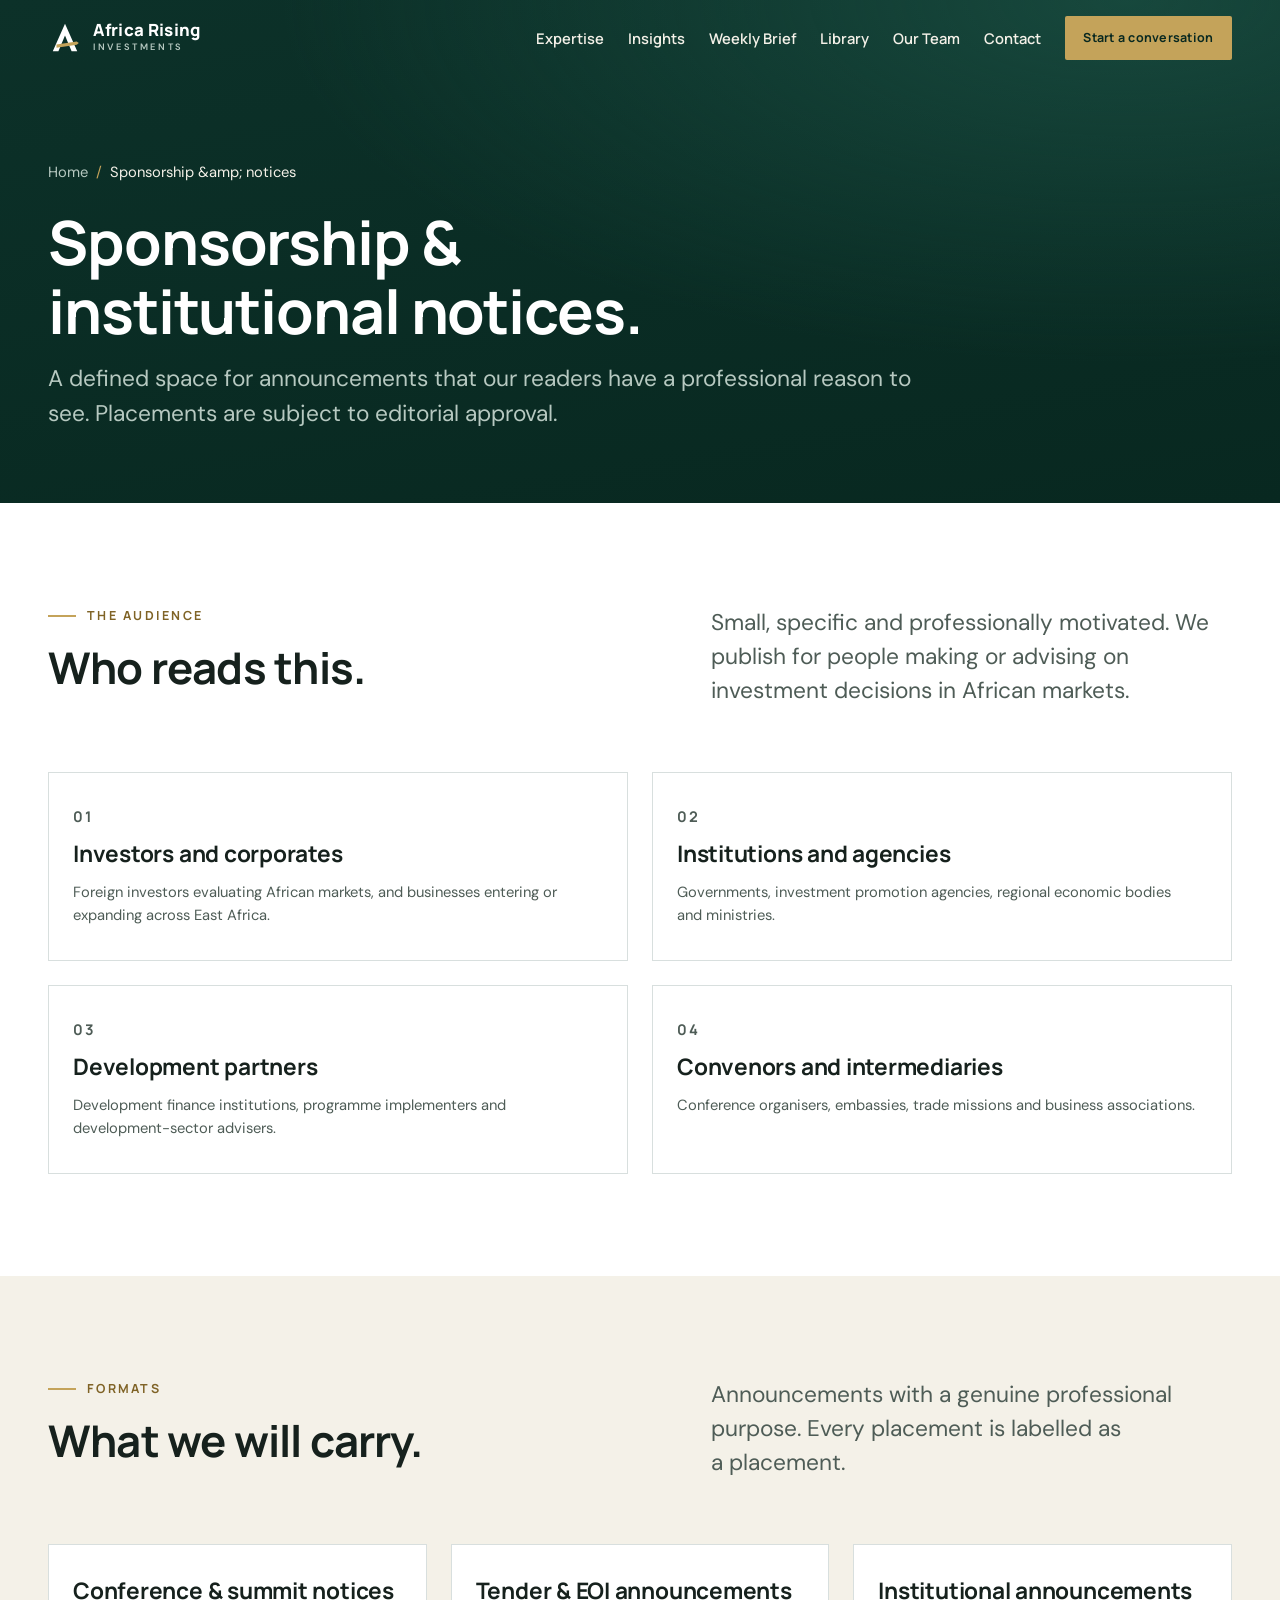
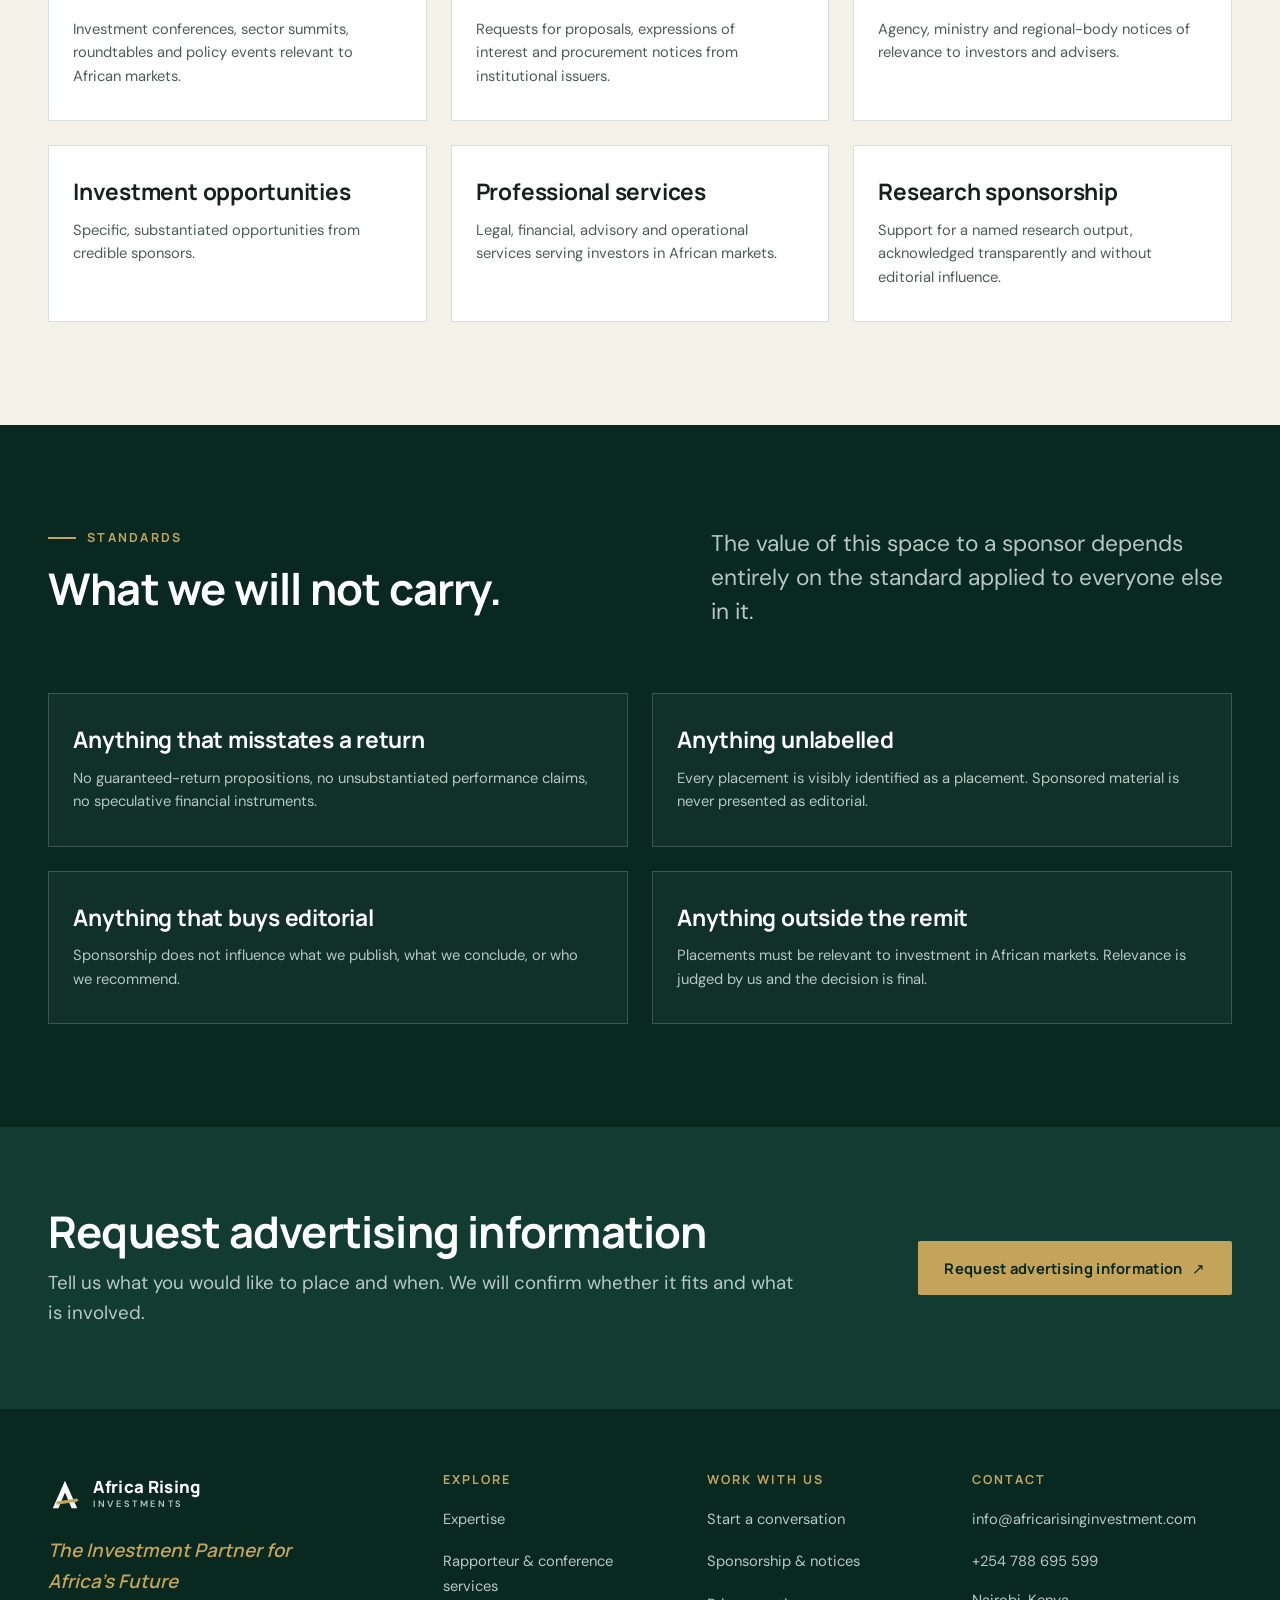
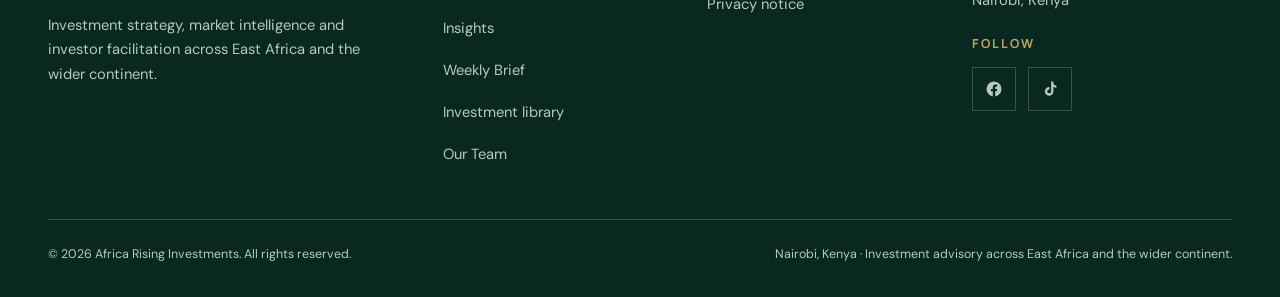
<file: partner/index.html>
<!doctype html>
<html lang="en">
<head>
<meta charset="utf-8">
<meta name="viewport" content="width=device-width, initial-scale=1">
<title>Sponsorship &amp;amp; Institutional Notices | Africa Rising Investments</title>
<meta name="description" content="Reach an audience focused on African investment. Conference notices, tender and expression-of-interest announcements, institutional placements and research sponsorship.">
<meta name="theme-color" content="#082820">
<link rel="canonical" href="https://africarisinginvestment.com/partner/">
<meta property="og:site_name" content="Africa Rising Investments">
<meta property="og:type" content="website">
<meta property="og:title" content="Sponsorship &amp;amp; Institutional Notices | Africa Rising Investments">
<meta property="og:description" content="Reach an audience focused on African investment. Conference notices, tender and expression-of-interest announcements, institutional placements and research sponsorship.">
<meta property="og:url" content="https://africarisinginvestment.com/partner/">
<meta property="og:image" content="https://africarisinginvestment.com/assets/img/og-share.png">
<meta property="og:image:width" content="1200">
<meta property="og:image:height" content="630">
<meta name="twitter:card" content="summary_large_image">
<link rel="icon" href="../assets/logo/favicon.svg" type="image/svg+xml">
<link rel="apple-touch-icon" href="../assets/img/apple-touch-icon.png">
<link rel="manifest" href="../site.webmanifest">
<link rel="preload" as="font" type="font/woff2" href="../assets/fonts/manrope-latin-800-normal.woff2" crossorigin>
<link rel="preload" as="font" type="font/woff2" href="../assets/fonts/dm-sans-latin-400-normal.woff2" crossorigin>
<link rel="stylesheet" href="../assets/css/fonts.css">
<link rel="stylesheet" href="../assets/css/styles.css">
<script>document.documentElement.classList.add('js');</script>
<noscript><style>
/* Without JS the toggle cannot open the panel, so the nav becomes a plain list. */
@media (max-width:60em){
 .menu-toggle{display:none!important}
 .site-nav{position:static;width:auto;transform:none;visibility:visible;flex-direction:row;
  flex-wrap:wrap;justify-content:flex-start;gap:.5rem 1.25rem;padding:0 0 .75rem;background:none;overflow:visible}
 .site-nav__link{font-size:var(--step--1);padding-block:.5rem;border-bottom:0}
 .site-nav .btn{margin-top:0}
 .header-inner{flex-wrap:wrap}
}
.nav-scrim{display:none}
</style></noscript>
<script type="application/ld+json">{
  "@context": "https://schema.org",
  "@type": "Organization",
  "@id": "https://africarisinginvestment.com/#organization",
  "name": "Africa Rising Investments",
  "alternateName": "Africa Rising",
  "slogan": "The Investment Partner for Africa's Future",
  "description": "Africa-focused investment advisory: strategy, market intelligence, market entry, investor facilitation and investment-climate reform across East Africa.",
  "url": "https://africarisinginvestment.com/",
  "logo": "https://africarisinginvestment.com/assets/logo/logo-horizontal.svg",
  "email": "info@africarisinginvestment.com",
  "telephone": "+254788695599",
  "areaServed": ["Kenya", "East African Community", "Africa"],
  "knowsAbout": ["Investment promotion", "Investment climate reform", "Market entry", "Regional integration", "Investor facilitation"],
  "sameAs": ["https://web.facebook.com/AfricaRisingInvestments", "https://www.tiktok.com/@africarisinginvesstments"]
}</script>
<script type="application/ld+json">{"@context":"https://schema.org","@type":"BreadcrumbList","itemListElement":[{"@type":"ListItem","position":1,"name":"Home","item":"https://africarisinginvestment.com/"},{"@type":"ListItem","position":2,"name":"Sponsorship &amp; notices","item":"https://africarisinginvestment.com/"}]}</script>
</head>
<body>
<a class="skip-link" href="#main">Skip to main content</a>
<header class="site-header" data-header>
  <div class="header-bar">
  <div class="container header-inner">
    <a class="brand" href="../" aria-label="Africa Rising Investments, home">
      <svg class="brand__mark" viewBox="0 0 64 64" aria-hidden="true" focusable="false"><path class="mark-a" d="M32 5 55 57H44.4L32 27.5 19.6 57H9Z"/><path class="mark-bar" fill="#C4A35A" d="M16 44 54 38.5 58 41.6 54 44.7 16 50.5Z"/></svg>
      <span class="brand__text"><span class="brand__word">Africa Rising</span><span class="brand__sub">Investments</span></span>
    </a>
    <button class="menu-toggle" type="button" aria-expanded="false" aria-controls="site-nav" data-menu-toggle>
      <span class="menu-toggle__bars" aria-hidden="true"><i></i><i></i><i></i></span>
      <span class="sr-only">Menu</span>
    </button>
    <nav class="site-nav" id="site-nav" aria-label="Primary" data-menu>
      <a class="site-nav__link" href="../expertise/">Expertise</a>
      <a class="site-nav__link" href="../insights/">Insights</a>
      <a class="site-nav__link" href="../updates/">Weekly Brief</a>
      <a class="site-nav__link" href="../library/">Library</a>
      <a class="site-nav__link" href="../about/">Our Team</a>
      <a class="site-nav__link" href="../contact/">Contact</a>
      <a class="btn btn--gold btn--sm" href="../contact/">Start a conversation</a>
    </nav>
  </div>
  </div>
</header>
<div class="nav-scrim" data-scrim aria-hidden="true"></div>
<main id="main">
<section class="page-hero">
  <div class="container">
    <nav class="breadcrumb" aria-label="Breadcrumb"><ol><li><a href="../">Home</a></li><li><span aria-current="page">Sponsorship &amp;amp; notices</span></li></ol></nav>
    <h1>Sponsorship &amp; institutional notices.</h1>
    <p class="page-hero__lede">A defined space for announcements that our readers have a professional reason to see. Placements are subject to editorial approval.</p>
  </div>
</section>

<section class="section section--white">
  <div class="container">
    <div class="section-head">
      <div><p class="eyebrow">The audience</p><h2>Who reads this.</h2></div>
      <p class="section-head__lede">Small, specific and professionally motivated. We publish for people making or advising on investment decisions in African markets.</p>
    </div>
    <div class="grid grid--2">
      <article class="card"><p class="card__index">01</p><h3>Investors and corporates</h3><p>Foreign investors evaluating African markets, and businesses entering or expanding across East Africa.</p></article>
      <article class="card"><p class="card__index">02</p><h3>Institutions and agencies</h3><p>Governments, investment promotion agencies, regional economic bodies and ministries.</p></article>
      <article class="card"><p class="card__index">03</p><h3>Development partners</h3><p>Development finance institutions, programme implementers and development-sector advisers.</p></article>
      <article class="card"><p class="card__index">04</p><h3>Convenors and intermediaries</h3><p>Conference organisers, embassies, trade missions and business associations.</p></article>
    </div>
  </div>
</section>

<section class="section section--ivory">
  <div class="container">
    <div class="section-head">
      <div><p class="eyebrow">Formats</p><h2>What we will carry.</h2></div>
      <p class="section-head__lede">Announcements with a genuine professional purpose. Every placement is labelled as a placement.</p>
    </div>
    <div class="grid grid--3">
      <article class="card"><h3>Conference &amp; summit notices</h3><p>Investment conferences, sector summits, roundtables and policy events relevant to African markets.</p></article>
      <article class="card"><h3>Tender &amp; EOI announcements</h3><p>Requests for proposals, expressions of interest and procurement notices from institutional issuers.</p></article>
      <article class="card"><h3>Institutional announcements</h3><p>Agency, ministry and regional-body notices of relevance to investors and advisers.</p></article>
      <article class="card"><h3>Investment opportunities</h3><p>Specific, substantiated opportunities from credible sponsors.</p></article>
      <article class="card"><h3>Professional services</h3><p>Legal, financial, advisory and operational services serving investors in African markets.</p></article>
      <article class="card"><h3>Research sponsorship</h3><p>Support for a named research output, acknowledged transparently and without editorial influence.</p></article>
    </div>
  </div>
</section>

<section class="section section--dark">
  <div class="container">
    <div class="section-head section-head--light">
      <div><p class="eyebrow">Standards</p><h2>What we will not carry.</h2></div>
      <p class="section-head__lede">The value of this space to a sponsor depends entirely on the standard applied to everyone else in it.</p>
    </div>
    <div class="grid grid--2">
      <article class="card card--dark"><h3>Anything that misstates a return</h3><p>No guaranteed-return propositions, no unsubstantiated performance claims, no speculative financial instruments.</p></article>
      <article class="card card--dark"><h3>Anything unlabelled</h3><p>Every placement is visibly identified as a placement. Sponsored material is never presented as editorial.</p></article>
      <article class="card card--dark"><h3>Anything that buys editorial</h3><p>Sponsorship does not influence what we publish, what we conclude, or who we recommend.</p></article>
      <article class="card card--dark"><h3>Anything outside the remit</h3><p>Placements must be relevant to investment in African markets. Relevance is judged by us and the decision is final.</p></article>
    </div>
  </div>
</section>

<section class="cta-band">
  <div class="container cta-band__inner">
    <div>
      <h2>Request advertising information</h2>
      <p>Tell us what you would like to place and when. We will confirm whether it fits and what is involved.</p>
    </div>
    <div class="actions">
      <a class="btn btn--gold" href="mailto:info@africarisinginvestment.com?subject=Advertising%20and%20sponsorship%20enquiry&body=Organisation%3A%0AType%20of%20placement%20%28conference%20notice%2C%20tender/EOI%2C%20institutional%20announcement%2C%20opportunity%2C%20services%2C%20research%20sponsorship%29%3A%0AProposed%20dates%3A%0ABrief%20description%3A%0A">Request advertising information <span class="btn__arrow" aria-hidden="true">&#8599;</span></a>
    </div>
  </div>
</section>
</main>
<footer class="site-footer">
  <div class="container">
    <div class="footer-grid">
      <div>
        <a class="brand" href="../" aria-label="Africa Rising Investments, home">
          <svg class="brand__mark" viewBox="0 0 64 64" aria-hidden="true" focusable="false"><path class="mark-a" d="M32 5 55 57H44.4L32 27.5 19.6 57H9Z"/><path class="mark-bar" fill="#C4A35A" d="M16 44 54 38.5 58 41.6 54 44.7 16 50.5Z"/></svg>
          <span class="brand__text"><span class="brand__word">Africa Rising</span><span class="brand__sub">Investments</span></span>
        </a>
        <p class="footer-slogan">The Investment Partner for Africa&rsquo;s Future</p>
        <p class="small">Investment strategy, market intelligence and investor facilitation across East Africa and the wider continent.</p>
      </div>
      <nav aria-labelledby="f-explore">
        <h2 id="f-explore">Explore</h2>
        <ul>
          <li><a href="../expertise/">Expertise</a></li>
          <li><a href="../expertise/rapporteur/">Rapporteur &amp; conference services</a></li>
          <li><a href="../insights/">Insights</a></li>
          <li><a href="../updates/">Weekly Brief</a></li>
          <li><a href="../library/">Investment library</a></li>
          <li><a href="../about/">Our Team</a></li>
        </ul>
      </nav>
      <nav aria-labelledby="f-work">
        <h2 id="f-work">Work with us</h2>
        <ul>
          <li><a href="../contact/">Start a conversation</a></li>
          <li><a href="../partner/">Sponsorship &amp; notices</a></li>
          <li><a href="../privacy/">Privacy notice</a></li>
        </ul>
      </nav>
      <div>
        <h2 id="f-contact">Contact</h2>
        <ul>
          <li><a href="mailto:info@africarisinginvestment.com">info@africarisinginvestment.com</a></li>
          <li><a href="tel:+254788695599">+254 788 695 599</a></li>
          <li><span class="small">Nairobi, Kenya</span></li>
        </ul>
        <h3 style="margin-top:1.5rem">Follow</h3>
        <ul class="social">
  <li><a href="https://web.facebook.com/AfricaRisingInvestments" rel="noopener"><span class="sr-only">Africa Rising Investments on Facebook</span>
    <svg viewBox="0 0 24 24" aria-hidden="true"><path d="M22 12a10 10 0 1 0-11.6 9.9v-7h-2.5V12h2.5V9.8c0-2.5 1.5-3.9 3.8-3.9 1.1 0 2.2.2 2.2.2v2.4h-1.2c-1.2 0-1.6.8-1.6 1.6V12h2.7l-.4 2.9h-2.3v7A10 10 0 0 0 22 12"/></svg></a></li>
  <li><a href="https://www.tiktok.com/@africarisinginvesstments" rel="noopener"><span class="sr-only">Africa Rising Investments on TikTok</span>
    <svg viewBox="0 0 24 24" aria-hidden="true"><path d="M16.5 2h-3v13.2a2.6 2.6 0 1 1-2.2-2.6V9.5a5.7 5.7 0 1 0 5.2 5.7V9.1a6.8 6.8 0 0 0 4 1.3V7.3a3.9 3.9 0 0 1-4-4z"/></svg></a></li>
</ul>
      </div>
    </div>
    <div class="footer-bottom">
      <p style="margin:0">&copy; <span data-year>2026</span> Africa Rising Investments. All rights reserved.</p>
      <p style="margin:0">Nairobi, Kenya &middot; Investment advisory across East Africa and the wider continent.</p>
    </div>
  </div>
</footer>
<script src="../assets/js/site.js" defer></script>
</body>
</html>
</file>
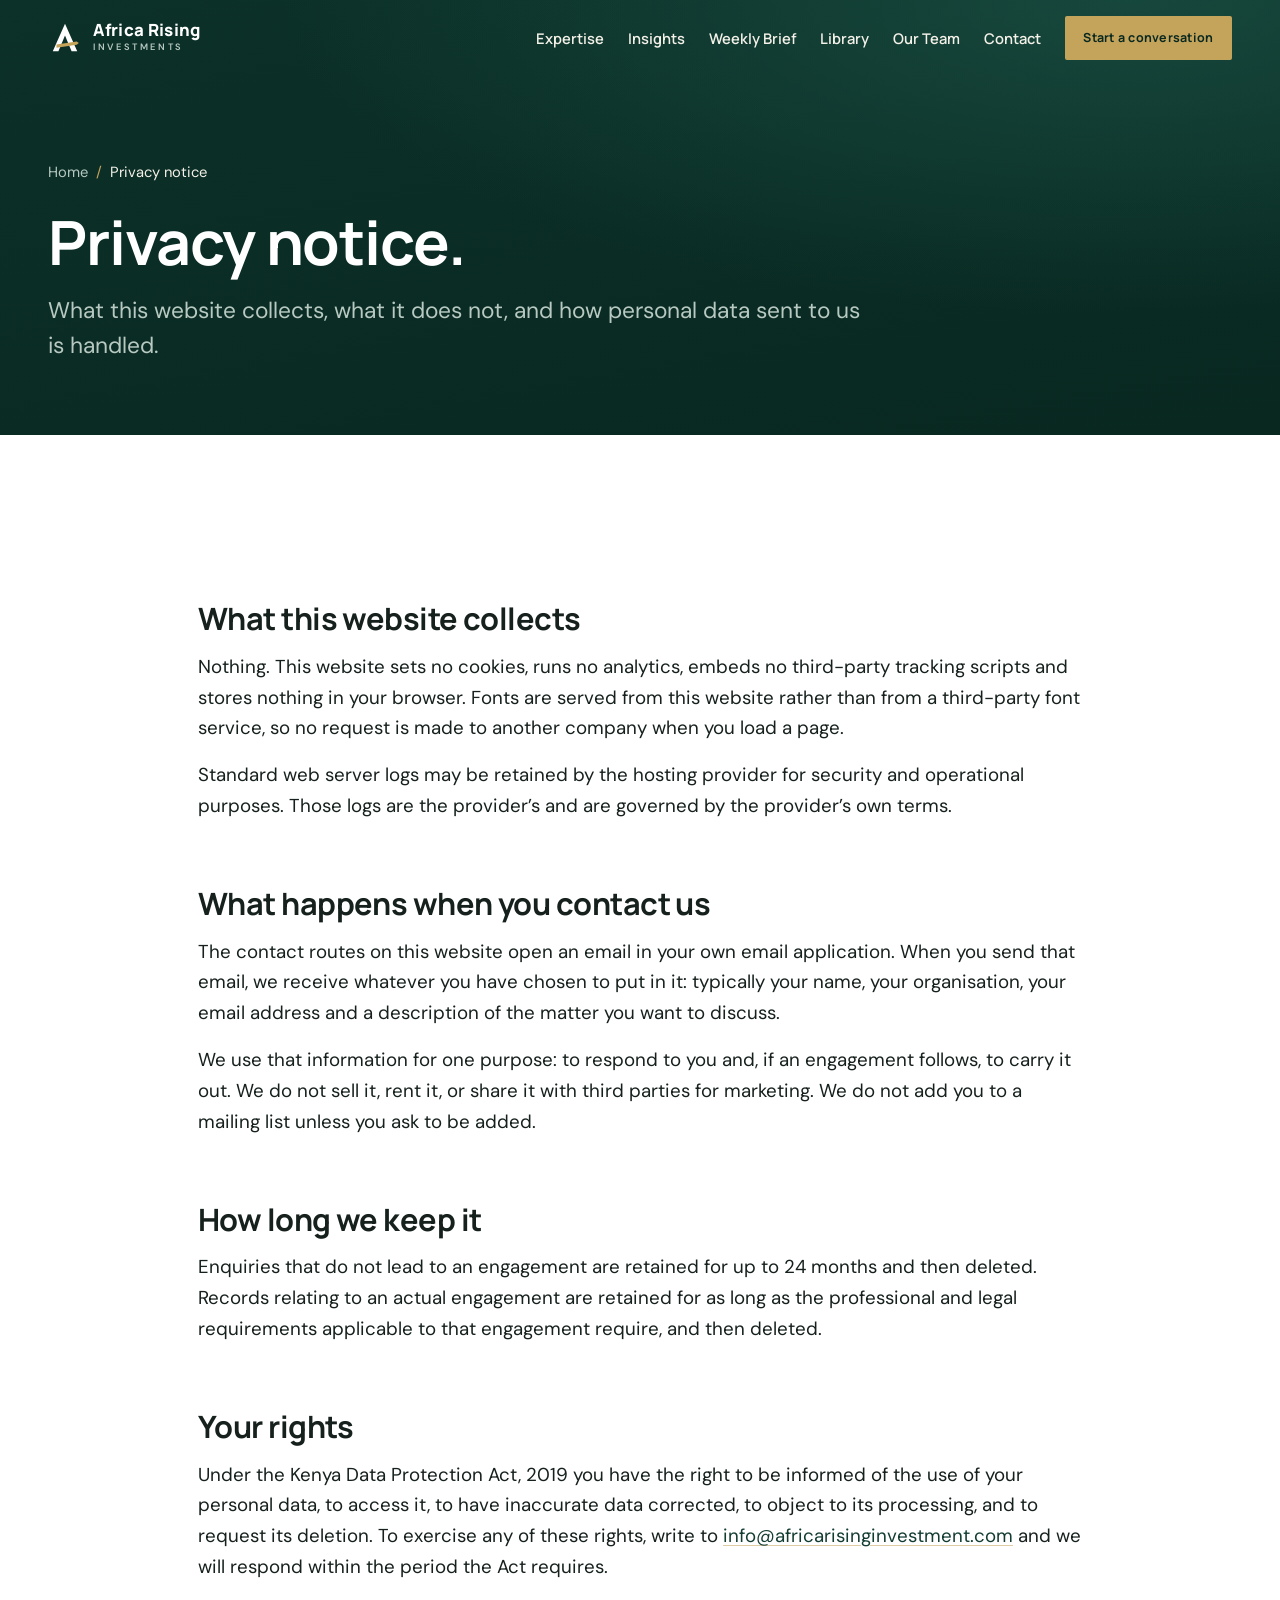
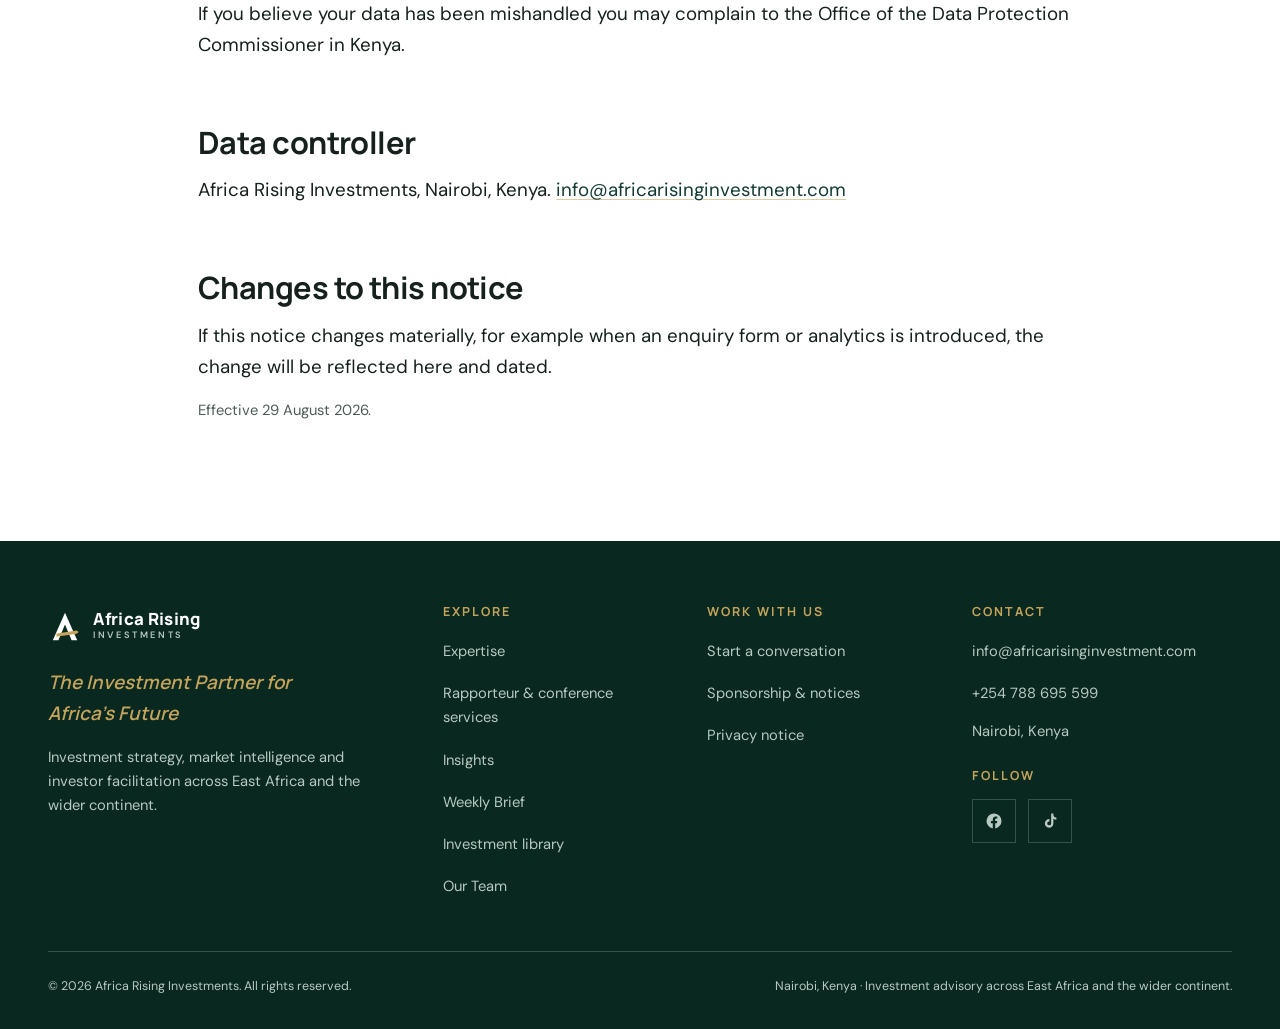
<file: privacy/index.html>
<!doctype html>
<html lang="en">
<head>
<meta charset="utf-8">
<meta name="viewport" content="width=device-width, initial-scale=1">
<title>Privacy Notice | Africa Rising Investments</title>
<meta name="description" content="How Africa Rising Investments handles personal data, in line with the Kenya Data Protection Act, 2019.">
<meta name="theme-color" content="#082820">
<link rel="canonical" href="https://africarisinginvestment.com/privacy/">
<meta property="og:site_name" content="Africa Rising Investments">
<meta property="og:type" content="website">
<meta property="og:title" content="Privacy Notice | Africa Rising Investments">
<meta property="og:description" content="How Africa Rising Investments handles personal data, in line with the Kenya Data Protection Act, 2019.">
<meta property="og:url" content="https://africarisinginvestment.com/privacy/">
<meta property="og:image" content="https://africarisinginvestment.com/assets/img/og-share.png">
<meta property="og:image:width" content="1200">
<meta property="og:image:height" content="630">
<meta name="twitter:card" content="summary_large_image">
<link rel="icon" href="../assets/logo/favicon.svg" type="image/svg+xml">
<link rel="apple-touch-icon" href="../assets/img/apple-touch-icon.png">
<link rel="manifest" href="../site.webmanifest">
<link rel="preload" as="font" type="font/woff2" href="../assets/fonts/manrope-latin-800-normal.woff2" crossorigin>
<link rel="preload" as="font" type="font/woff2" href="../assets/fonts/dm-sans-latin-400-normal.woff2" crossorigin>
<link rel="stylesheet" href="../assets/css/fonts.css">
<link rel="stylesheet" href="../assets/css/styles.css">
<script>document.documentElement.classList.add('js');</script>
<noscript><style>
/* Without JS the toggle cannot open the panel, so the nav becomes a plain list. */
@media (max-width:60em){
 .menu-toggle{display:none!important}
 .site-nav{position:static;width:auto;transform:none;visibility:visible;flex-direction:row;
  flex-wrap:wrap;justify-content:flex-start;gap:.5rem 1.25rem;padding:0 0 .75rem;background:none;overflow:visible}
 .site-nav__link{font-size:var(--step--1);padding-block:.5rem;border-bottom:0}
 .site-nav .btn{margin-top:0}
 .header-inner{flex-wrap:wrap}
}
.nav-scrim{display:none}
</style></noscript>
<script type="application/ld+json">{
  "@context": "https://schema.org",
  "@type": "Organization",
  "@id": "https://africarisinginvestment.com/#organization",
  "name": "Africa Rising Investments",
  "alternateName": "Africa Rising",
  "slogan": "The Investment Partner for Africa's Future",
  "description": "Africa-focused investment advisory: strategy, market intelligence, market entry, investor facilitation and investment-climate reform across East Africa.",
  "url": "https://africarisinginvestment.com/",
  "logo": "https://africarisinginvestment.com/assets/logo/logo-horizontal.svg",
  "email": "info@africarisinginvestment.com",
  "telephone": "+254788695599",
  "areaServed": ["Kenya", "East African Community", "Africa"],
  "knowsAbout": ["Investment promotion", "Investment climate reform", "Market entry", "Regional integration", "Investor facilitation"],
  "sameAs": ["https://web.facebook.com/AfricaRisingInvestments", "https://www.tiktok.com/@africarisinginvesstments"]
}</script>
<script type="application/ld+json">{"@context":"https://schema.org","@type":"BreadcrumbList","itemListElement":[{"@type":"ListItem","position":1,"name":"Home","item":"https://africarisinginvestment.com/"},{"@type":"ListItem","position":2,"name":"Privacy notice","item":"https://africarisinginvestment.com/"}]}</script>
</head>
<body>
<a class="skip-link" href="#main">Skip to main content</a>
<header class="site-header" data-header>
  <div class="header-bar">
  <div class="container header-inner">
    <a class="brand" href="../" aria-label="Africa Rising Investments, home">
      <svg class="brand__mark" viewBox="0 0 64 64" aria-hidden="true" focusable="false"><path class="mark-a" d="M32 5 55 57H44.4L32 27.5 19.6 57H9Z"/><path class="mark-bar" fill="#C4A35A" d="M16 44 54 38.5 58 41.6 54 44.7 16 50.5Z"/></svg>
      <span class="brand__text"><span class="brand__word">Africa Rising</span><span class="brand__sub">Investments</span></span>
    </a>
    <button class="menu-toggle" type="button" aria-expanded="false" aria-controls="site-nav" data-menu-toggle>
      <span class="menu-toggle__bars" aria-hidden="true"><i></i><i></i><i></i></span>
      <span class="sr-only">Menu</span>
    </button>
    <nav class="site-nav" id="site-nav" aria-label="Primary" data-menu>
      <a class="site-nav__link" href="../expertise/">Expertise</a>
      <a class="site-nav__link" href="../insights/">Insights</a>
      <a class="site-nav__link" href="../updates/">Weekly Brief</a>
      <a class="site-nav__link" href="../library/">Library</a>
      <a class="site-nav__link" href="../about/">Our Team</a>
      <a class="site-nav__link" href="../contact/">Contact</a>
      <a class="btn btn--gold btn--sm" href="../contact/">Start a conversation</a>
    </nav>
  </div>
  </div>
</header>
<div class="nav-scrim" data-scrim aria-hidden="true"></div>
<main id="main">
<section class="page-hero">
  <div class="container">
    <nav class="breadcrumb" aria-label="Breadcrumb"><ol><li><a href="../">Home</a></li><li><span aria-current="page">Privacy notice</span></li></ol></nav>
    <h1>Privacy notice.</h1>
    <p class="page-hero__lede">What this website collects, what it does not, and how personal data sent to us is handled.</p>
  </div>
</section>

<section class="section section--white">
  <div class="container">
    <div class="prose">
      <h2>What this website collects</h2>
      <p>Nothing. This website sets no cookies, runs no analytics, embeds no third-party tracking scripts and stores nothing in your browser. Fonts are served from this website rather than from a third-party font service, so no request is made to another company when you load a page.</p>
      <p>Standard web server logs may be retained by the hosting provider for security and operational purposes. Those logs are the provider&rsquo;s and are governed by the provider&rsquo;s own terms.</p>

      <h2>What happens when you contact us</h2>
      <p>The contact routes on this website open an email in your own email application. When you send that email, we receive whatever you have chosen to put in it: typically your name, your organisation, your email address and a description of the matter you want to discuss.</p>
      <p>We use that information for one purpose: to respond to you and, if an engagement follows, to carry it out. We do not sell it, rent it, or share it with third parties for marketing. We do not add you to a mailing list unless you ask to be added.</p>

      <h2>How long we keep it</h2>
      <p>Enquiries that do not lead to an engagement are retained for up to 24 months and then deleted. Records relating to an actual engagement are retained for as long as the professional and legal requirements applicable to that engagement require, and then deleted.</p>

      <h2>Your rights</h2>
      <p>Under the Kenya Data Protection Act, 2019 you have the right to be informed of the use of your personal data, to access it, to have inaccurate data corrected, to object to its processing, and to request its deletion. To exercise any of these rights, write to <a href="mailto:info@africarisinginvestment.com">info@africarisinginvestment.com</a> and we will respond within the period the Act requires.</p>
      <p>If you believe your data has been mishandled you may complain to the Office of the Data Protection Commissioner in Kenya.</p>

      <h2>Data controller</h2>
      <p>Africa Rising Investments, Nairobi, Kenya. <a href="mailto:info@africarisinginvestment.com">info@africarisinginvestment.com</a></p>

      <h2>Changes to this notice</h2>
      <p>If this notice changes materially, for example when an enquiry form or analytics is introduced, the change will be reflected here and dated.</p>
      <p class="small muted">Effective 29 August 2026.</p>
    </div>
  </div>
</section>
</main>
<footer class="site-footer">
  <div class="container">
    <div class="footer-grid">
      <div>
        <a class="brand" href="../" aria-label="Africa Rising Investments, home">
          <svg class="brand__mark" viewBox="0 0 64 64" aria-hidden="true" focusable="false"><path class="mark-a" d="M32 5 55 57H44.4L32 27.5 19.6 57H9Z"/><path class="mark-bar" fill="#C4A35A" d="M16 44 54 38.5 58 41.6 54 44.7 16 50.5Z"/></svg>
          <span class="brand__text"><span class="brand__word">Africa Rising</span><span class="brand__sub">Investments</span></span>
        </a>
        <p class="footer-slogan">The Investment Partner for Africa&rsquo;s Future</p>
        <p class="small">Investment strategy, market intelligence and investor facilitation across East Africa and the wider continent.</p>
      </div>
      <nav aria-labelledby="f-explore">
        <h2 id="f-explore">Explore</h2>
        <ul>
          <li><a href="../expertise/">Expertise</a></li>
          <li><a href="../expertise/rapporteur/">Rapporteur &amp; conference services</a></li>
          <li><a href="../insights/">Insights</a></li>
          <li><a href="../updates/">Weekly Brief</a></li>
          <li><a href="../library/">Investment library</a></li>
          <li><a href="../about/">Our Team</a></li>
        </ul>
      </nav>
      <nav aria-labelledby="f-work">
        <h2 id="f-work">Work with us</h2>
        <ul>
          <li><a href="../contact/">Start a conversation</a></li>
          <li><a href="../partner/">Sponsorship &amp; notices</a></li>
          <li><a href="../privacy/">Privacy notice</a></li>
        </ul>
      </nav>
      <div>
        <h2 id="f-contact">Contact</h2>
        <ul>
          <li><a href="mailto:info@africarisinginvestment.com">info@africarisinginvestment.com</a></li>
          <li><a href="tel:+254788695599">+254 788 695 599</a></li>
          <li><span class="small">Nairobi, Kenya</span></li>
        </ul>
        <h3 style="margin-top:1.5rem">Follow</h3>
        <ul class="social">
  <li><a href="https://web.facebook.com/AfricaRisingInvestments" rel="noopener"><span class="sr-only">Africa Rising Investments on Facebook</span>
    <svg viewBox="0 0 24 24" aria-hidden="true"><path d="M22 12a10 10 0 1 0-11.6 9.9v-7h-2.5V12h2.5V9.8c0-2.5 1.5-3.9 3.8-3.9 1.1 0 2.2.2 2.2.2v2.4h-1.2c-1.2 0-1.6.8-1.6 1.6V12h2.7l-.4 2.9h-2.3v7A10 10 0 0 0 22 12"/></svg></a></li>
  <li><a href="https://www.tiktok.com/@africarisinginvesstments" rel="noopener"><span class="sr-only">Africa Rising Investments on TikTok</span>
    <svg viewBox="0 0 24 24" aria-hidden="true"><path d="M16.5 2h-3v13.2a2.6 2.6 0 1 1-2.2-2.6V9.5a5.7 5.7 0 1 0 5.2 5.7V9.1a6.8 6.8 0 0 0 4 1.3V7.3a3.9 3.9 0 0 1-4-4z"/></svg></a></li>
</ul>
      </div>
    </div>
    <div class="footer-bottom">
      <p style="margin:0">&copy; <span data-year>2026</span> Africa Rising Investments. All rights reserved.</p>
      <p style="margin:0">Nairobi, Kenya &middot; Investment advisory across East Africa and the wider continent.</p>
    </div>
  </div>
</footer>
<script src="../assets/js/site.js" defer></script>
</body>
</html>
</file>
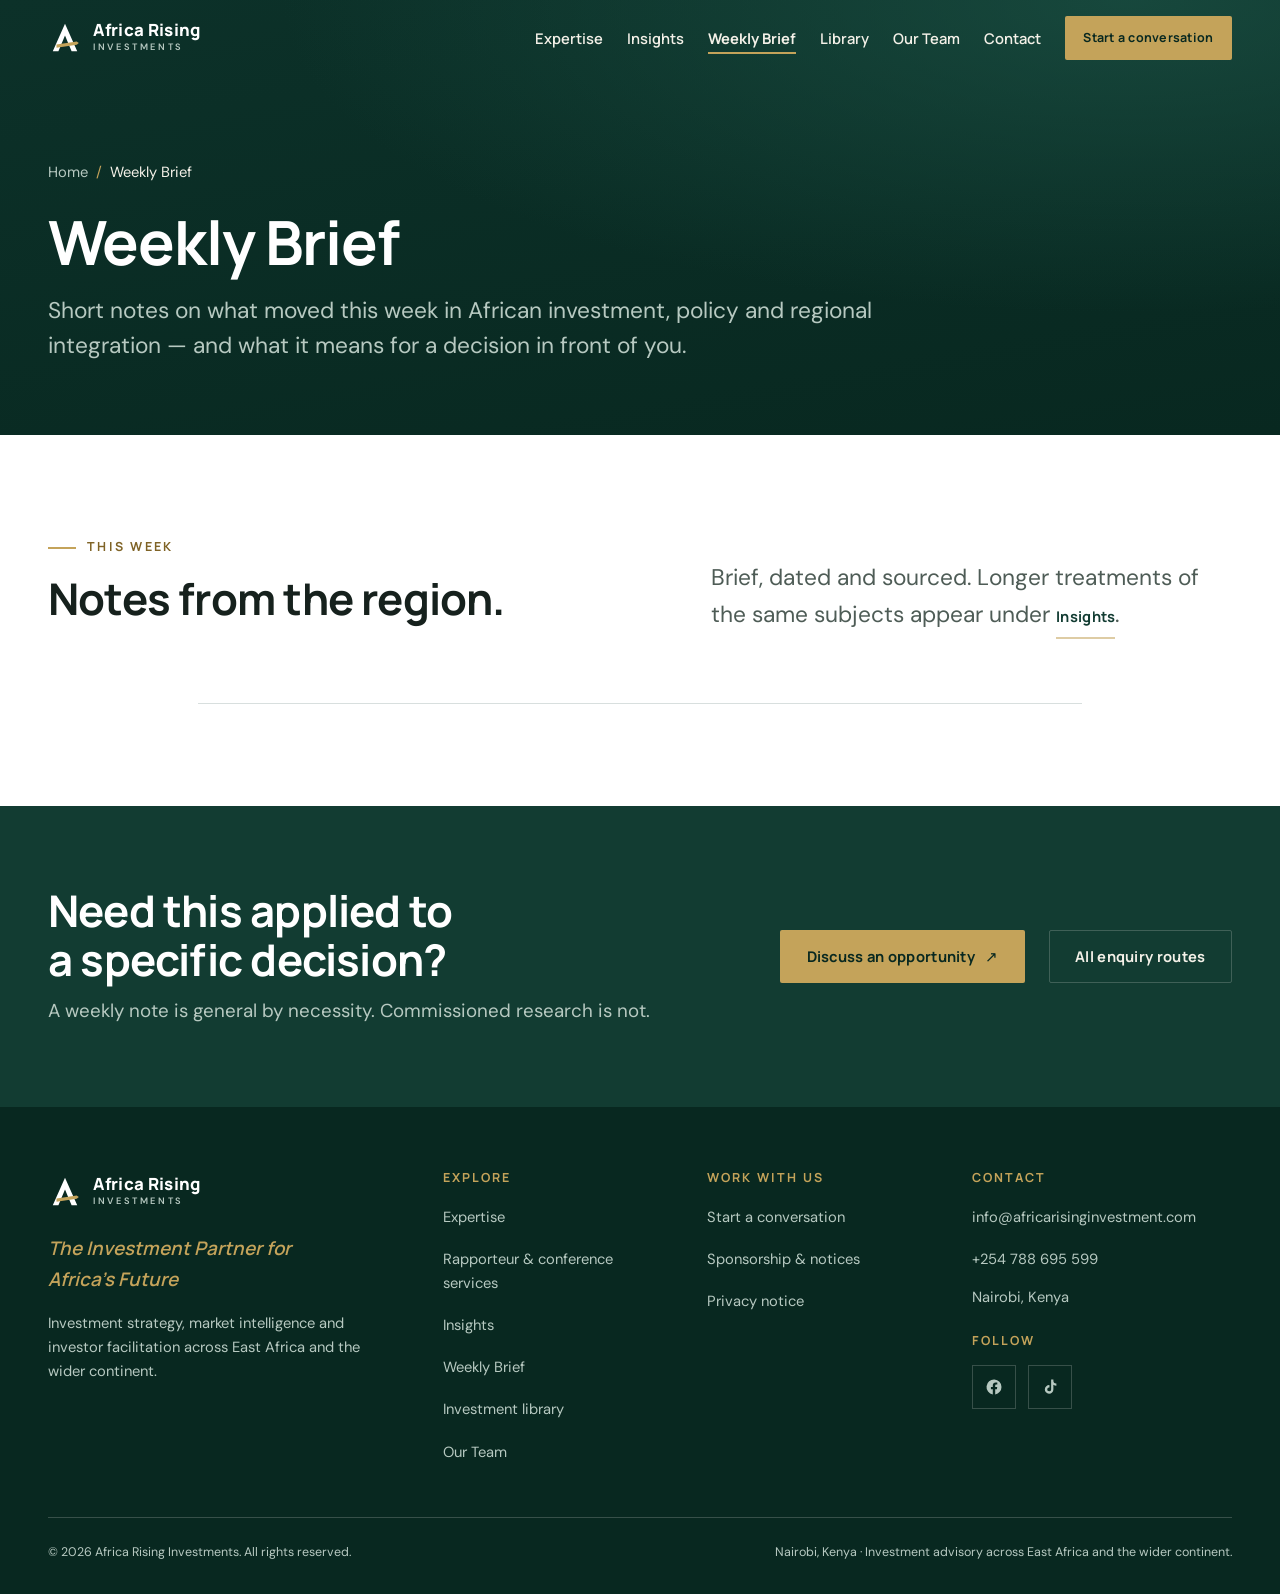
<file: updates/index.html>
<!doctype html>
<html lang="en">
<head>
<meta charset="utf-8">
<meta name="viewport" content="width=device-width, initial-scale=1">
<title>Weekly Brief | Africa Rising Investments</title>
<meta name="description" content="Short weekly notes on investment, policy and regional developments across Africa, published by Africa Rising Investments.">
<meta name="theme-color" content="#082820">
<link rel="canonical" href="https://africarisinginvestment.com/updates/">
<meta property="og:site_name" content="Africa Rising Investments">
<meta property="og:type" content="website">
<meta property="og:title" content="Weekly Brief | Africa Rising Investments">
<meta property="og:description" content="Short weekly notes on investment, policy and regional developments across Africa, published by Africa Rising Investments.">
<meta property="og:url" content="https://africarisinginvestment.com/updates/">
<meta property="og:image" content="https://africarisinginvestment.com/assets/img/og-share.png">
<meta property="og:image:width" content="1200">
<meta property="og:image:height" content="630">
<meta name="twitter:card" content="summary_large_image">
<link rel="icon" href="../assets/logo/favicon.svg" type="image/svg+xml">
<link rel="apple-touch-icon" href="../assets/img/apple-touch-icon.png">
<link rel="manifest" href="../site.webmanifest">
<link rel="preload" as="font" type="font/woff2" href="../assets/fonts/manrope-latin-800-normal.woff2" crossorigin>
<link rel="preload" as="font" type="font/woff2" href="../assets/fonts/dm-sans-latin-400-normal.woff2" crossorigin>
<link rel="stylesheet" href="../assets/css/fonts.css">
<link rel="stylesheet" href="../assets/css/styles.css">
<script>document.documentElement.classList.add('js');</script>
<noscript><style>
/* Without JS the toggle cannot open the panel, so the nav becomes a plain list. */
@media (max-width:60em){
 .menu-toggle{display:none!important}
 .site-nav{position:static;width:auto;transform:none;visibility:visible;flex-direction:row;
  flex-wrap:wrap;justify-content:flex-start;gap:.5rem 1.25rem;padding:0 0 .75rem;background:none;overflow:visible}
 .site-nav__link{font-size:var(--step--1);padding-block:.5rem;border-bottom:0}
 .site-nav .btn{margin-top:0}
 .header-inner{flex-wrap:wrap}
}
.nav-scrim{display:none}
</style></noscript>
<script type="application/ld+json">{
  "@context": "https://schema.org",
  "@type": "Organization",
  "@id": "https://africarisinginvestment.com/#organization",
  "name": "Africa Rising Investments",
  "alternateName": "Africa Rising",
  "slogan": "The Investment Partner for Africa's Future",
  "description": "Africa-focused investment advisory: strategy, market intelligence, market entry, investor facilitation and investment-climate reform across East Africa.",
  "url": "https://africarisinginvestment.com/",
  "logo": "https://africarisinginvestment.com/assets/logo/logo-horizontal.svg",
  "email": "info@africarisinginvestment.com",
  "telephone": "+254788695599",
  "areaServed": ["Kenya", "East African Community", "Africa"],
  "knowsAbout": ["Investment promotion", "Investment climate reform", "Market entry", "Regional integration", "Investor facilitation"],
  "sameAs": ["https://web.facebook.com/AfricaRisingInvestments", "https://www.tiktok.com/@africarisinginvesstments"]
}</script>
<script type="application/ld+json">{"@context":"https://schema.org","@type":"BreadcrumbList","itemListElement":[{"@type":"ListItem","position":1,"name":"Home","item":"https://africarisinginvestment.com/"},{"@type":"ListItem","position":2,"name":"Weekly Brief","item":"https://africarisinginvestment.com/updates/"}]}</script>
</head>
<body>
<a class="skip-link" href="#main">Skip to main content</a>
<header class="site-header" data-header>
  <div class="header-bar">
  <div class="container header-inner">
    <a class="brand" href="../" aria-label="Africa Rising Investments, home">
      <svg class="brand__mark" viewBox="0 0 64 64" aria-hidden="true" focusable="false"><path class="mark-a" d="M32 5 55 57H44.4L32 27.5 19.6 57H9Z"/><path class="mark-bar" fill="#C4A35A" d="M16 44 54 38.5 58 41.6 54 44.7 16 50.5Z"/></svg>
      <span class="brand__text"><span class="brand__word">Africa Rising</span><span class="brand__sub">Investments</span></span>
    </a>
    <button class="menu-toggle" type="button" aria-expanded="false" aria-controls="site-nav" data-menu-toggle>
      <span class="menu-toggle__bars" aria-hidden="true"><i></i><i></i><i></i></span>
      <span class="sr-only">Menu</span>
    </button>
    <nav class="site-nav" id="site-nav" aria-label="Primary" data-menu>
      <a class="site-nav__link" href="../expertise/">Expertise</a>
      <a class="site-nav__link" href="../insights/">Insights</a>
      <a class="site-nav__link" href="../updates/" aria-current="page">Weekly Brief</a>
      <a class="site-nav__link" href="../library/">Library</a>
      <a class="site-nav__link" href="../about/">Our Team</a>
      <a class="site-nav__link" href="../contact/">Contact</a>
      <a class="btn btn--gold btn--sm" href="../contact/">Start a conversation</a>
    </nav>
  </div>
  </div>
</header>
<div class="nav-scrim" data-scrim aria-hidden="true"></div>
<main id="main">
<section class="page-hero">
  <div class="container">
    <nav class="breadcrumb" aria-label="Breadcrumb"><ol><li><a href="../">Home</a></li><li><span aria-current="page">Weekly Brief</span></li></ol></nav>
    <h1>Weekly Brief</h1>
    <p class="page-hero__lede">Short notes on what moved this week in African investment, policy and regional integration &mdash; and what it means for a decision in front of you.</p>
  </div>
</section>

<section class="section section--white" aria-labelledby="brief-title">
  <div class="container">
    <div class="section-head">
      <div>
        <p class="eyebrow">This week</p>
        <h2 id="brief-title">Notes from the region.</h2>
      </div>
      <p class="section-head__lede">Brief, dated and sourced. Longer treatments of the same subjects appear under <a class="tlink" href="../insights/">Insights</a>.</p>
    </div>

    <div class="brief">

      <!-- ==================================================================
           HOW TO ADD THIS WEEK'S UPDATE

           1. Copy the six indented lines below, between BEGIN and END.
           2. Paste them on the blank line marked  PASTE HERE  underneath
              this comment box. The newest entry always goes at the top.
           3. Change the date, the category word, the headline and the two
              paragraphs. Leave the tags (the bits in angle brackets) alone.
           4. Once you have a real entry, delete the grey
              "Nothing published yet" block at the bottom of this section.

           BEGIN --------------------------------------------------------
      <article class="brief__entry reveal">
        <p class="brief__date">20 September 2026<span class="brief__tag">Policy</span></p>
        <h3>Headline for this update</h3>
        <p>What happened, stated plainly, with the source named.</p>
        <p>Why it matters for someone weighing an investment decision.</p>
      </article>
           END ----------------------------------------------------------
           ================================================================== -->

<!-- 
      <div class="brief__empty">
        <p class="lede">Nothing published yet.</p>
        <p>The first weekly note will appear here. In the meantime, longer analysis is available under <a class="tlink" href="../insights/">Insights</a>, and the reference material under <a class="tlink" href="../library/">Investment library</a>.</p>
      </div>

     -->
    </div>
  </div>
</section>

<section class="cta-band">
  <div class="container cta-band__inner">
    <div>
      <h2>Need this applied to a specific decision?</h2>
      <p>A weekly note is general by necessity. Commissioned research is not.</p>
    </div>
    <div class="actions">
      <a class="btn btn--gold" href="mailto:info@africarisinginvestment.com?subject=Investment%20enquiry">Discuss an opportunity <span class="btn__arrow" aria-hidden="true">&#8599;</span></a>
      <a class="btn btn--ghost-light" href="../contact/">All enquiry routes</a>
    </div>
  </div>
</section>
</main>
<footer class="site-footer">
  <div class="container">
    <div class="footer-grid">
      <div>
        <a class="brand" href="../" aria-label="Africa Rising Investments, home">
          <svg class="brand__mark" viewBox="0 0 64 64" aria-hidden="true" focusable="false"><path class="mark-a" d="M32 5 55 57H44.4L32 27.5 19.6 57H9Z"/><path class="mark-bar" fill="#C4A35A" d="M16 44 54 38.5 58 41.6 54 44.7 16 50.5Z"/></svg>
          <span class="brand__text"><span class="brand__word">Africa Rising</span><span class="brand__sub">Investments</span></span>
        </a>
        <p class="footer-slogan">The Investment Partner for Africa&rsquo;s Future</p>
        <p class="small">Investment strategy, market intelligence and investor facilitation across East Africa and the wider continent.</p>
      </div>
      <nav aria-labelledby="f-explore">
        <h2 id="f-explore">Explore</h2>
        <ul>
          <li><a href="../expertise/">Expertise</a></li>
          <li><a href="../expertise/rapporteur/">Rapporteur &amp; conference services</a></li>
          <li><a href="../insights/">Insights</a></li>
          <li><a href="../updates/">Weekly Brief</a></li>
          <li><a href="../library/">Investment library</a></li>
          <li><a href="../about/">Our Team</a></li>
        </ul>
      </nav>
      <nav aria-labelledby="f-work">
        <h2 id="f-work">Work with us</h2>
        <ul>
          <li><a href="../contact/">Start a conversation</a></li>
          <li><a href="../partner/">Sponsorship &amp; notices</a></li>
          <li><a href="../privacy/">Privacy notice</a></li>
        </ul>
      </nav>
      <div>
        <h2 id="f-contact">Contact</h2>
        <ul>
          <li><a href="mailto:info@africarisinginvestment.com">info@africarisinginvestment.com</a></li>
          <li><a href="tel:+254788695599">+254 788 695 599</a></li>
          <li><span class="small">Nairobi, Kenya</span></li>
        </ul>
        <h3 style="margin-top:1.5rem">Follow</h3>
        <ul class="social">
  <li><a href="https://web.facebook.com/AfricaRisingInvestments" rel="noopener"><span class="sr-only">Africa Rising Investments on Facebook</span>
    <svg viewBox="0 0 24 24" aria-hidden="true"><path d="M22 12a10 10 0 1 0-11.6 9.9v-7h-2.5V12h2.5V9.8c0-2.5 1.5-3.9 3.8-3.9 1.1 0 2.2.2 2.2.2v2.4h-1.2c-1.2 0-1.6.8-1.6 1.6V12h2.7l-.4 2.9h-2.3v7A10 10 0 0 0 22 12"/></svg></a></li>
  <li><a href="https://www.tiktok.com/@africarisinginvesstments" rel="noopener"><span class="sr-only">Africa Rising Investments on TikTok</span>
    <svg viewBox="0 0 24 24" aria-hidden="true"><path d="M16.5 2h-3v13.2a2.6 2.6 0 1 1-2.2-2.6V9.5a5.7 5.7 0 1 0 5.2 5.7V9.1a6.8 6.8 0 0 0 4 1.3V7.3a3.9 3.9 0 0 1-4-4z"/></svg></a></li>
</ul>
      </div>
    </div>
    <div class="footer-bottom">
      <p style="margin:0">&copy; <span data-year>2026</span> Africa Rising Investments. All rights reserved.</p>
      <p style="margin:0">Nairobi, Kenya &middot; Investment advisory across East Africa and the wider continent.</p>
    </div>
  </div>
</footer>
<script src="../assets/js/site.js" defer></script>
</body>
</html>
</file>
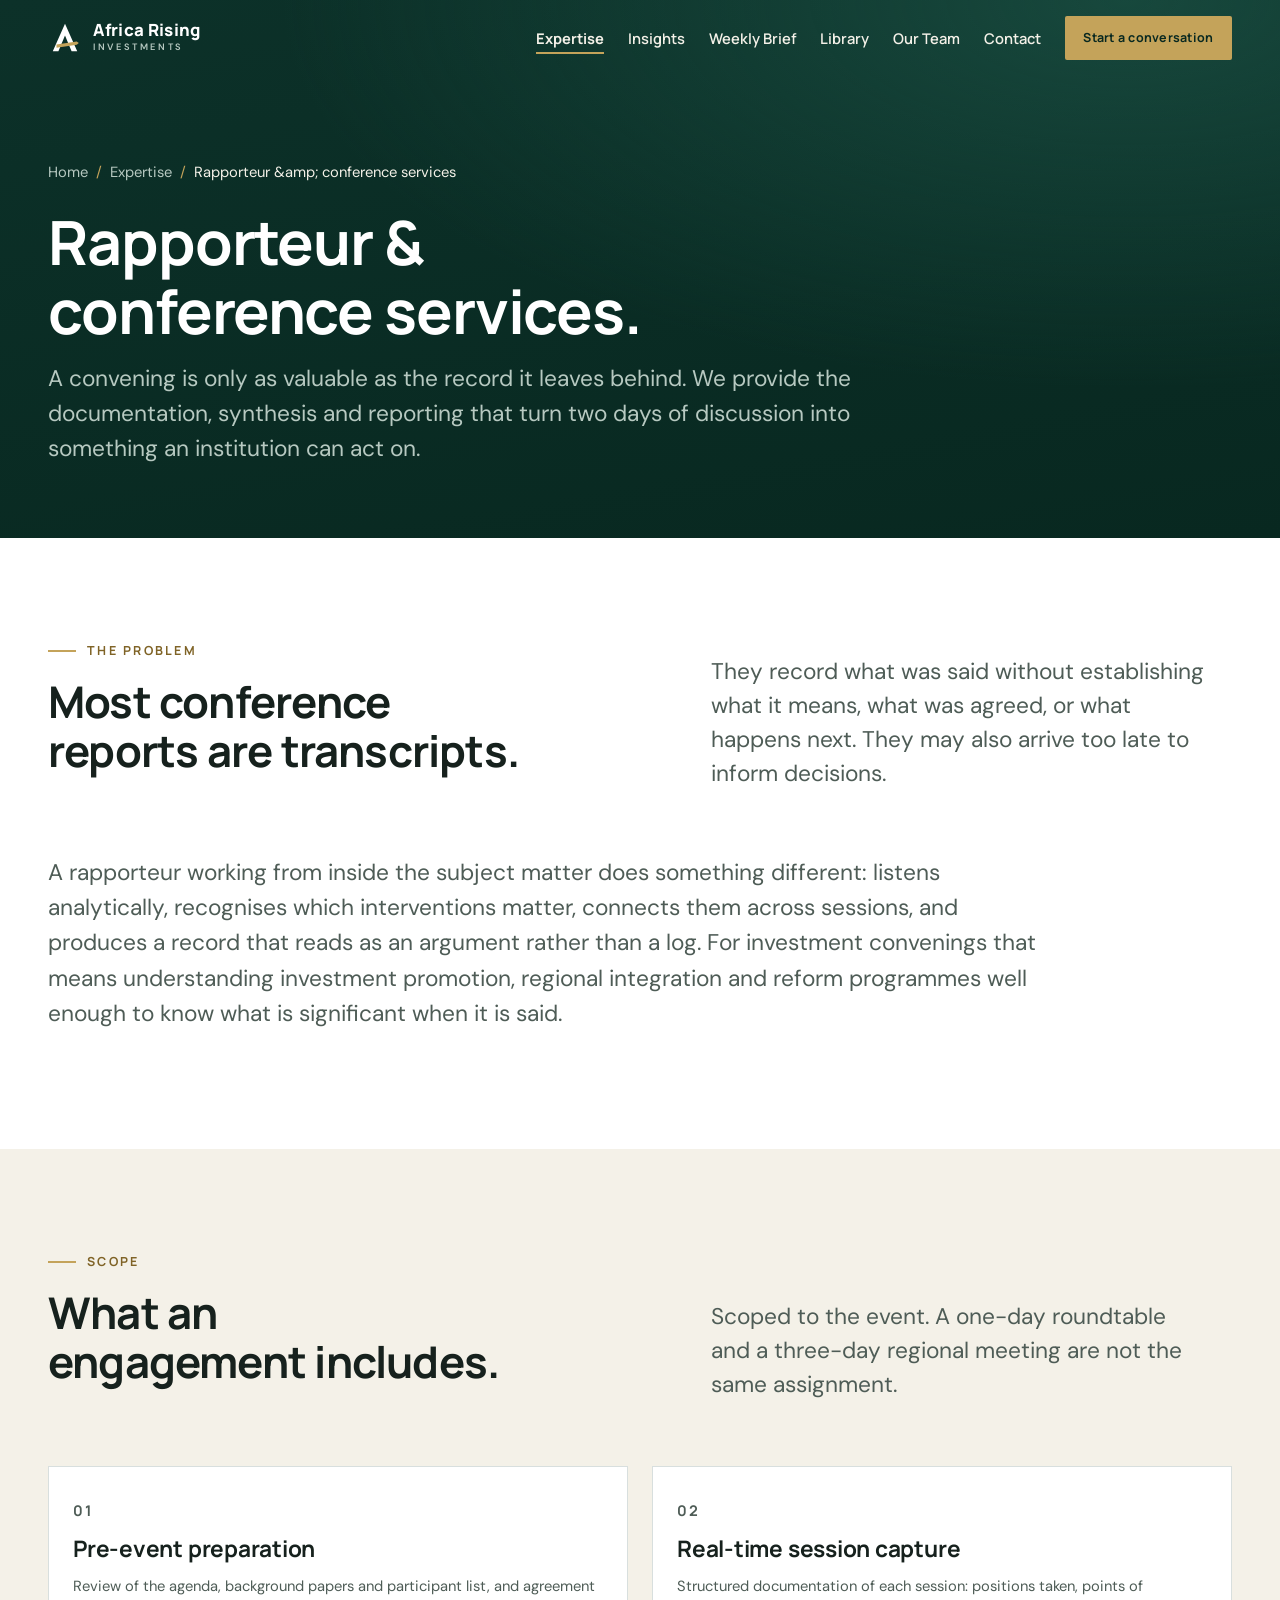
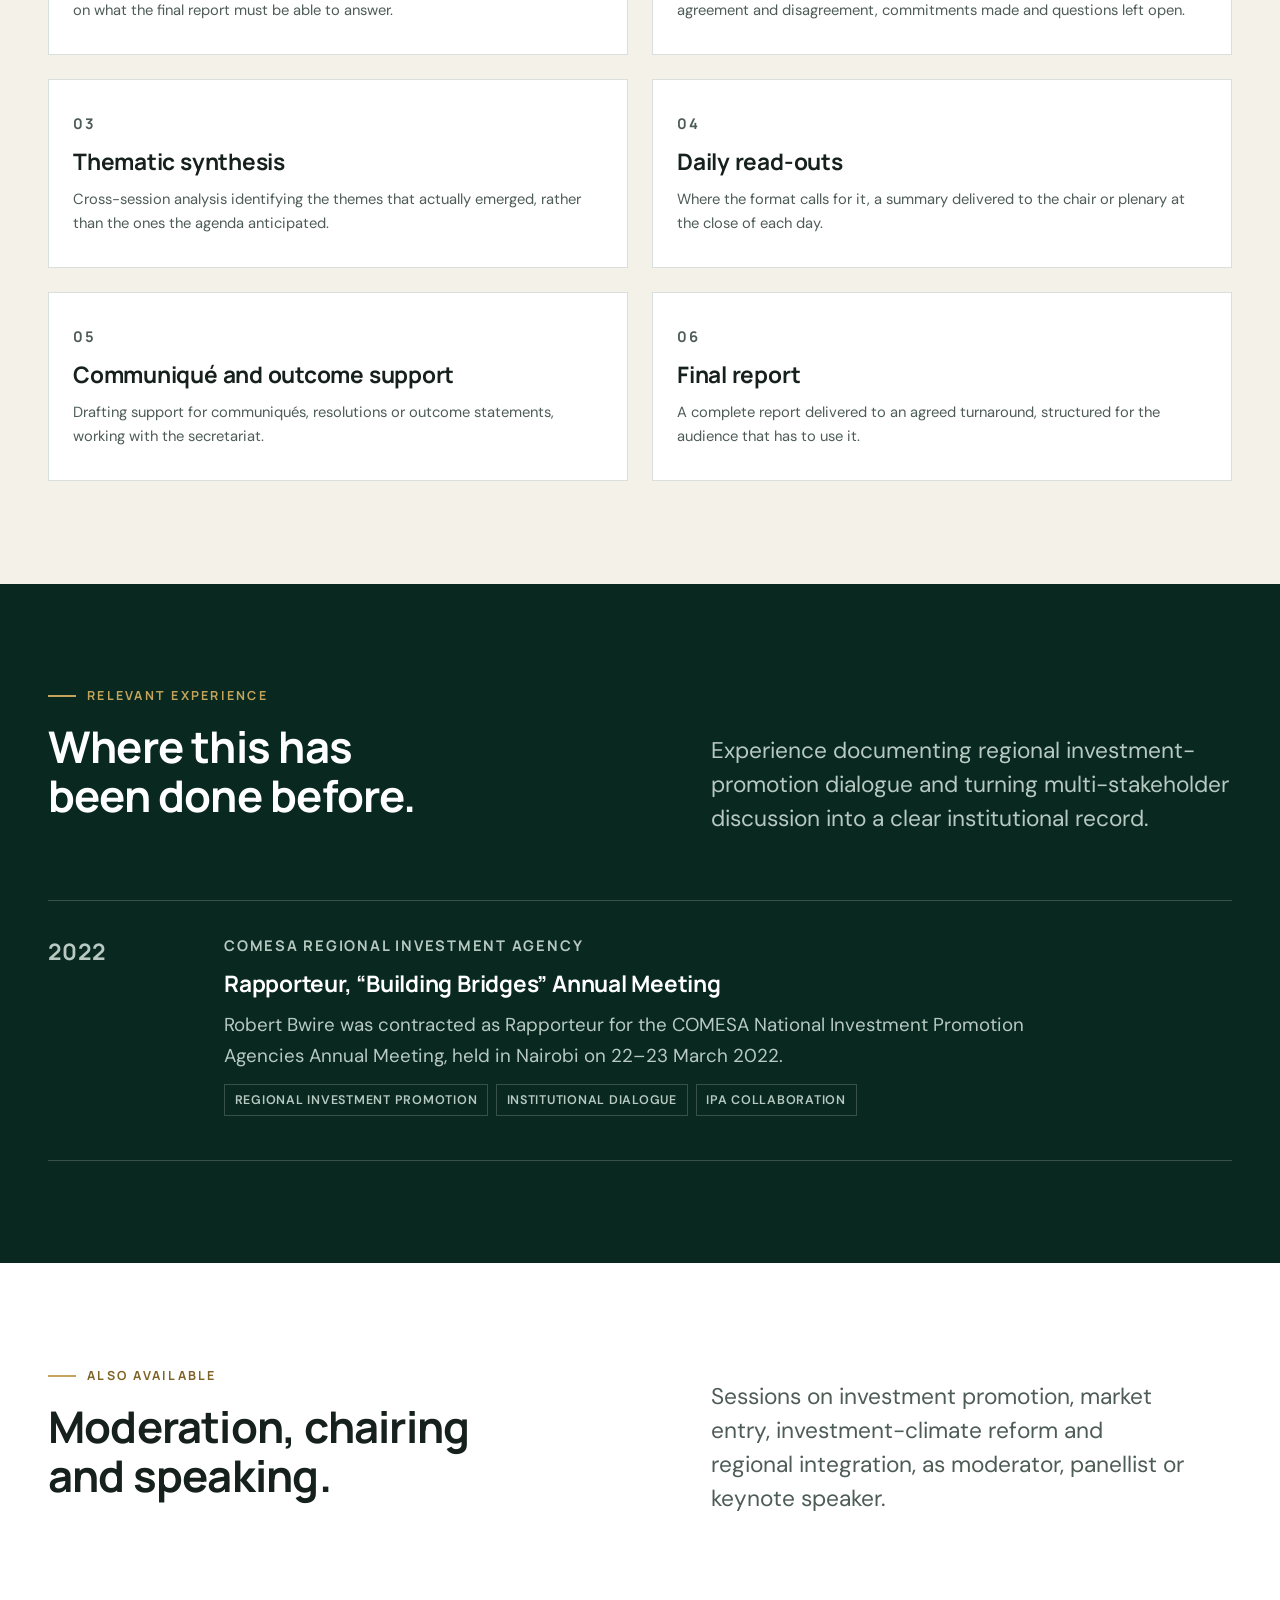
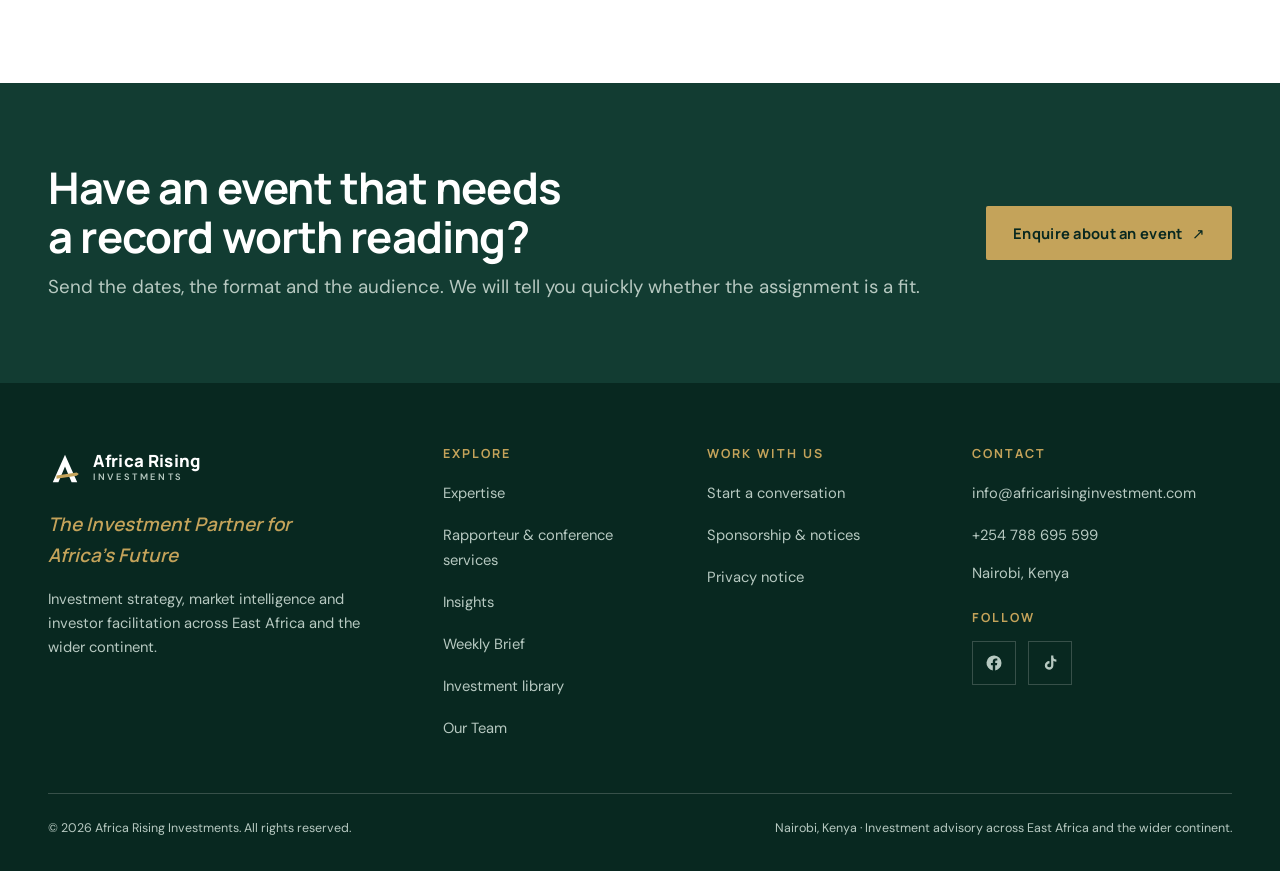
<file: expertise/rapporteur/index.html>
<!doctype html>
<html lang="en">
<head>
<meta charset="utf-8">
<meta name="viewport" content="width=device-width, initial-scale=1">
<title>Rapporteur &amp;amp; Conference Services | Africa Rising Investments</title>
<meta name="description" content="Rapporteur, documentation and reporting for investment conferences, institutional meetings and stakeholder forums across Africa.">
<meta name="theme-color" content="#082820">
<link rel="canonical" href="https://africarisinginvestment.com/expertise/rapporteur/">
<meta property="og:site_name" content="Africa Rising Investments">
<meta property="og:type" content="website">
<meta property="og:title" content="Rapporteur &amp;amp; Conference Services | Africa Rising Investments">
<meta property="og:description" content="Rapporteur, documentation and reporting for investment conferences, institutional meetings and stakeholder forums across Africa.">
<meta property="og:url" content="https://africarisinginvestment.com/expertise/rapporteur/">
<meta property="og:image" content="https://africarisinginvestment.com/assets/img/og-share.png">
<meta property="og:image:width" content="1200">
<meta property="og:image:height" content="630">
<meta name="twitter:card" content="summary_large_image">
<link rel="icon" href="../../assets/logo/favicon.svg" type="image/svg+xml">
<link rel="apple-touch-icon" href="../../assets/img/apple-touch-icon.png">
<link rel="manifest" href="../../site.webmanifest">
<link rel="preload" as="font" type="font/woff2" href="../../assets/fonts/manrope-latin-800-normal.woff2" crossorigin>
<link rel="preload" as="font" type="font/woff2" href="../../assets/fonts/dm-sans-latin-400-normal.woff2" crossorigin>
<link rel="stylesheet" href="../../assets/css/fonts.css">
<link rel="stylesheet" href="../../assets/css/styles.css">
<script>document.documentElement.classList.add('js');</script>
<noscript><style>
/* Without JS the toggle cannot open the panel, so the nav becomes a plain list. */
@media (max-width:60em){
 .menu-toggle{display:none!important}
 .site-nav{position:static;width:auto;transform:none;visibility:visible;flex-direction:row;
  flex-wrap:wrap;justify-content:flex-start;gap:.5rem 1.25rem;padding:0 0 .75rem;background:none;overflow:visible}
 .site-nav__link{font-size:var(--step--1);padding-block:.5rem;border-bottom:0}
 .site-nav .btn{margin-top:0}
 .header-inner{flex-wrap:wrap}
}
.nav-scrim{display:none}
</style></noscript>
<script type="application/ld+json">{
  "@context": "https://schema.org",
  "@type": "Organization",
  "@id": "https://africarisinginvestment.com/#organization",
  "name": "Africa Rising Investments",
  "alternateName": "Africa Rising",
  "slogan": "The Investment Partner for Africa's Future",
  "description": "Africa-focused investment advisory: strategy, market intelligence, market entry, investor facilitation and investment-climate reform across East Africa.",
  "url": "https://africarisinginvestment.com/",
  "logo": "https://africarisinginvestment.com/assets/logo/logo-horizontal.svg",
  "email": "info@africarisinginvestment.com",
  "telephone": "+254788695599",
  "areaServed": ["Kenya", "East African Community", "Africa"],
  "knowsAbout": ["Investment promotion", "Investment climate reform", "Market entry", "Regional integration", "Investor facilitation"],
  "sameAs": ["https://web.facebook.com/AfricaRisingInvestments", "https://www.tiktok.com/@africarisinginvesstments"]
}</script>
<script type="application/ld+json">{"@context":"https://schema.org","@type":"BreadcrumbList","itemListElement":[{"@type":"ListItem","position":1,"name":"Home","item":"https://africarisinginvestment.com/"},{"@type":"ListItem","position":2,"name":"Expertise","item":"https://africarisinginvestment.com/expertise/"},{"@type":"ListItem","position":3,"name":"Rapporteur &amp; conference services","item":"https://africarisinginvestment.com/"}]}</script>
<script type="application/ld+json">{
  "@context": "https://schema.org",
  "@type": "Service",
  "serviceType": "Rapporteur and conference reporting services",
  "provider": {"@id": "https://africarisinginvestment.com/#organization"},
  "areaServed": "Africa",
  "description": "Rapporteur, documentation, thematic synthesis and final reporting for investment conferences, institutional meetings and stakeholder forums."
}</script>
</head>
<body>
<a class="skip-link" href="#main">Skip to main content</a>
<header class="site-header" data-header>
  <div class="header-bar">
  <div class="container header-inner">
    <a class="brand" href="../../" aria-label="Africa Rising Investments, home">
      <svg class="brand__mark" viewBox="0 0 64 64" aria-hidden="true" focusable="false"><path class="mark-a" d="M32 5 55 57H44.4L32 27.5 19.6 57H9Z"/><path class="mark-bar" fill="#C4A35A" d="M16 44 54 38.5 58 41.6 54 44.7 16 50.5Z"/></svg>
      <span class="brand__text"><span class="brand__word">Africa Rising</span><span class="brand__sub">Investments</span></span>
    </a>
    <button class="menu-toggle" type="button" aria-expanded="false" aria-controls="site-nav" data-menu-toggle>
      <span class="menu-toggle__bars" aria-hidden="true"><i></i><i></i><i></i></span>
      <span class="sr-only">Menu</span>
    </button>
    <nav class="site-nav" id="site-nav" aria-label="Primary" data-menu>
      <a class="site-nav__link" href="../../expertise/" aria-current="page">Expertise</a>
      <a class="site-nav__link" href="../../insights/">Insights</a>
      <a class="site-nav__link" href="../../updates/">Weekly Brief</a>
      <a class="site-nav__link" href="../../library/">Library</a>
      <a class="site-nav__link" href="../../about/">Our Team</a>
      <a class="site-nav__link" href="../../contact/">Contact</a>
      <a class="btn btn--gold btn--sm" href="../../contact/">Start a conversation</a>
    </nav>
  </div>
  </div>
</header>
<div class="nav-scrim" data-scrim aria-hidden="true"></div>
<main id="main">
<section class="page-hero">
  <div class="container">
    <nav class="breadcrumb" aria-label="Breadcrumb"><ol><li><a href="../../">Home</a></li><li><a href="../../expertise/">Expertise</a></li><li><span aria-current="page">Rapporteur &amp;amp; conference services</span></li></ol></nav>
    <h1>Rapporteur &amp; conference services.</h1>
    <p class="page-hero__lede">A convening is only as valuable as the record it leaves behind. We provide the documentation, synthesis and reporting that turn two days of discussion into something an institution can act on.</p>
  </div>
</section>
<section class="section section--white">
  <div class="container">
    <div class="section-head">
      <div><p class="eyebrow">The problem</p><h2>Most conference reports are transcripts.</h2></div>
      <p class="section-head__lede">They record what was said without establishing what it means, what was agreed, or what happens next. They may also arrive too late to inform decisions.</p>
    </div>
    <p class="lede" style="max-width:62ch">A rapporteur working from inside the subject matter does something different: listens analytically, recognises which interventions matter, connects them across sessions, and produces a record that reads as an argument rather than a log. For investment convenings that means understanding investment promotion, regional integration and reform programmes well enough to know what is significant when it is said.</p>
  </div>
</section>

<section class="section section--ivory">
  <div class="container">
    <div class="section-head">
      <div><p class="eyebrow">Scope</p><h2>What an engagement includes.</h2></div>
      <p class="section-head__lede">Scoped to the event. A one-day roundtable and a three-day regional meeting are not the same assignment.</p>
    </div>
    <div class="grid grid--2">
      <article class="card reveal"><p class="card__index">01</p><h3>Pre-event preparation</h3><p>Review of the agenda, background papers and participant list, and agreement on what the final report must be able to answer.</p></article>
      <article class="card reveal"><p class="card__index">02</p><h3>Real-time session capture</h3><p>Structured documentation of each session: positions taken, points of agreement and disagreement, commitments made and questions left open.</p></article>
      <article class="card reveal"><p class="card__index">03</p><h3>Thematic synthesis</h3><p>Cross-session analysis identifying the themes that actually emerged, rather than the ones the agenda anticipated.</p></article>
      <article class="card reveal"><p class="card__index">04</p><h3>Daily read-outs</h3><p>Where the format calls for it, a summary delivered to the chair or plenary at the close of each day.</p></article>
      <article class="card reveal"><p class="card__index">05</p><h3>Communiqu&eacute; and outcome support</h3><p>Drafting support for communiqu&eacute;s, resolutions or outcome statements, working with the secretariat.</p></article>
      <article class="card reveal"><p class="card__index">06</p><h3>Final report</h3><p>A complete report delivered to an agreed turnaround, structured for the audience that has to use it.</p></article>
    </div>
  </div>
</section>

<section class="section section--dark">
  <div class="container">
    <div class="section-head section-head--light">
      <div><p class="eyebrow">Relevant experience</p><h2>Where this has been done before.</h2></div>
      <p class="section-head__lede">Experience documenting regional investment-promotion dialogue and turning multi-stakeholder discussion into a clear institutional record.</p>
    </div>
    <div class="timeline">
      <article class="timeline__item">
        <p class="timeline__year">2022</p>
        <div>
          <p class="timeline__org">COMESA Regional Investment Agency</p>
          <h3>Rapporteur, &ldquo;Building Bridges&rdquo; Annual Meeting</h3>
          <p>Robert Bwire was contracted as Rapporteur for the COMESA National Investment Promotion Agencies Annual Meeting, held in Nairobi on 22&ndash;23 March 2022.</p>
          <ul class="timeline__tags"><li>Regional investment promotion</li><li>Institutional dialogue</li><li>IPA collaboration</li></ul>
        </div>
      </article>
    </div>
  </div>
</section>

<section class="section section--white">
  <div class="container">
    <div class="section-head">
      <div><p class="eyebrow">Also available</p><h2>Moderation, chairing and speaking.</h2></div>
      <p class="section-head__lede">Sessions on investment promotion, market entry, investment-climate reform and regional integration, as moderator, panellist or keynote speaker.</p>
    </div>
  </div>
</section>
<section class="cta-band">
  <div class="container cta-band__inner">
    <div>
      <h2>Have an event that needs a record worth reading?</h2>
      <p>Send the dates, the format and the audience. We will tell you quickly whether the assignment is a fit.</p>
    </div>
    <div class="actions">
      <a class="btn btn--gold" href="mailto:info@africarisinginvestment.com?subject=Rapporteur%20/%20speaking%20enquiry&body=Event%20name%3A%0ADates%3A%0ALocation%3A%0AFormat%20%28conference%2C%20roundtable%2C%20forum%29%3A%0AAudience%3A%0AWhat%20you%20need%20%28rapporteur%2C%20moderation%2C%20speaking%29%3A%0A">Enquire about an event <span class="btn__arrow" aria-hidden="true">&#8599;</span></a>
    </div>
  </div>
</section>
</main>
<footer class="site-footer">
  <div class="container">
    <div class="footer-grid">
      <div>
        <a class="brand" href="../../" aria-label="Africa Rising Investments, home">
          <svg class="brand__mark" viewBox="0 0 64 64" aria-hidden="true" focusable="false"><path class="mark-a" d="M32 5 55 57H44.4L32 27.5 19.6 57H9Z"/><path class="mark-bar" fill="#C4A35A" d="M16 44 54 38.5 58 41.6 54 44.7 16 50.5Z"/></svg>
          <span class="brand__text"><span class="brand__word">Africa Rising</span><span class="brand__sub">Investments</span></span>
        </a>
        <p class="footer-slogan">The Investment Partner for Africa&rsquo;s Future</p>
        <p class="small">Investment strategy, market intelligence and investor facilitation across East Africa and the wider continent.</p>
      </div>
      <nav aria-labelledby="f-explore">
        <h2 id="f-explore">Explore</h2>
        <ul>
          <li><a href="../../expertise/">Expertise</a></li>
          <li><a href="../../expertise/rapporteur/">Rapporteur &amp; conference services</a></li>
          <li><a href="../../insights/">Insights</a></li>
          <li><a href="../../updates/">Weekly Brief</a></li>
          <li><a href="../../library/">Investment library</a></li>
          <li><a href="../../about/">Our Team</a></li>
        </ul>
      </nav>
      <nav aria-labelledby="f-work">
        <h2 id="f-work">Work with us</h2>
        <ul>
          <li><a href="../../contact/">Start a conversation</a></li>
          <li><a href="../../partner/">Sponsorship &amp; notices</a></li>
          <li><a href="../../privacy/">Privacy notice</a></li>
        </ul>
      </nav>
      <div>
        <h2 id="f-contact">Contact</h2>
        <ul>
          <li><a href="mailto:info@africarisinginvestment.com">info@africarisinginvestment.com</a></li>
          <li><a href="tel:+254788695599">+254 788 695 599</a></li>
          <li><span class="small">Nairobi, Kenya</span></li>
        </ul>
        <h3 style="margin-top:1.5rem">Follow</h3>
        <ul class="social">
  <li><a href="https://web.facebook.com/AfricaRisingInvestments" rel="noopener"><span class="sr-only">Africa Rising Investments on Facebook</span>
    <svg viewBox="0 0 24 24" aria-hidden="true"><path d="M22 12a10 10 0 1 0-11.6 9.9v-7h-2.5V12h2.5V9.8c0-2.5 1.5-3.9 3.8-3.9 1.1 0 2.2.2 2.2.2v2.4h-1.2c-1.2 0-1.6.8-1.6 1.6V12h2.7l-.4 2.9h-2.3v7A10 10 0 0 0 22 12"/></svg></a></li>
  <li><a href="https://www.tiktok.com/@africarisinginvesstments" rel="noopener"><span class="sr-only">Africa Rising Investments on TikTok</span>
    <svg viewBox="0 0 24 24" aria-hidden="true"><path d="M16.5 2h-3v13.2a2.6 2.6 0 1 1-2.2-2.6V9.5a5.7 5.7 0 1 0 5.2 5.7V9.1a6.8 6.8 0 0 0 4 1.3V7.3a3.9 3.9 0 0 1-4-4z"/></svg></a></li>
</ul>
      </div>
    </div>
    <div class="footer-bottom">
      <p style="margin:0">&copy; <span data-year>2026</span> Africa Rising Investments. All rights reserved.</p>
      <p style="margin:0">Nairobi, Kenya &middot; Investment advisory across East Africa and the wider continent.</p>
    </div>
  </div>
</footer>
<script src="../../assets/js/site.js" defer></script>
</body>
</html>
</file>
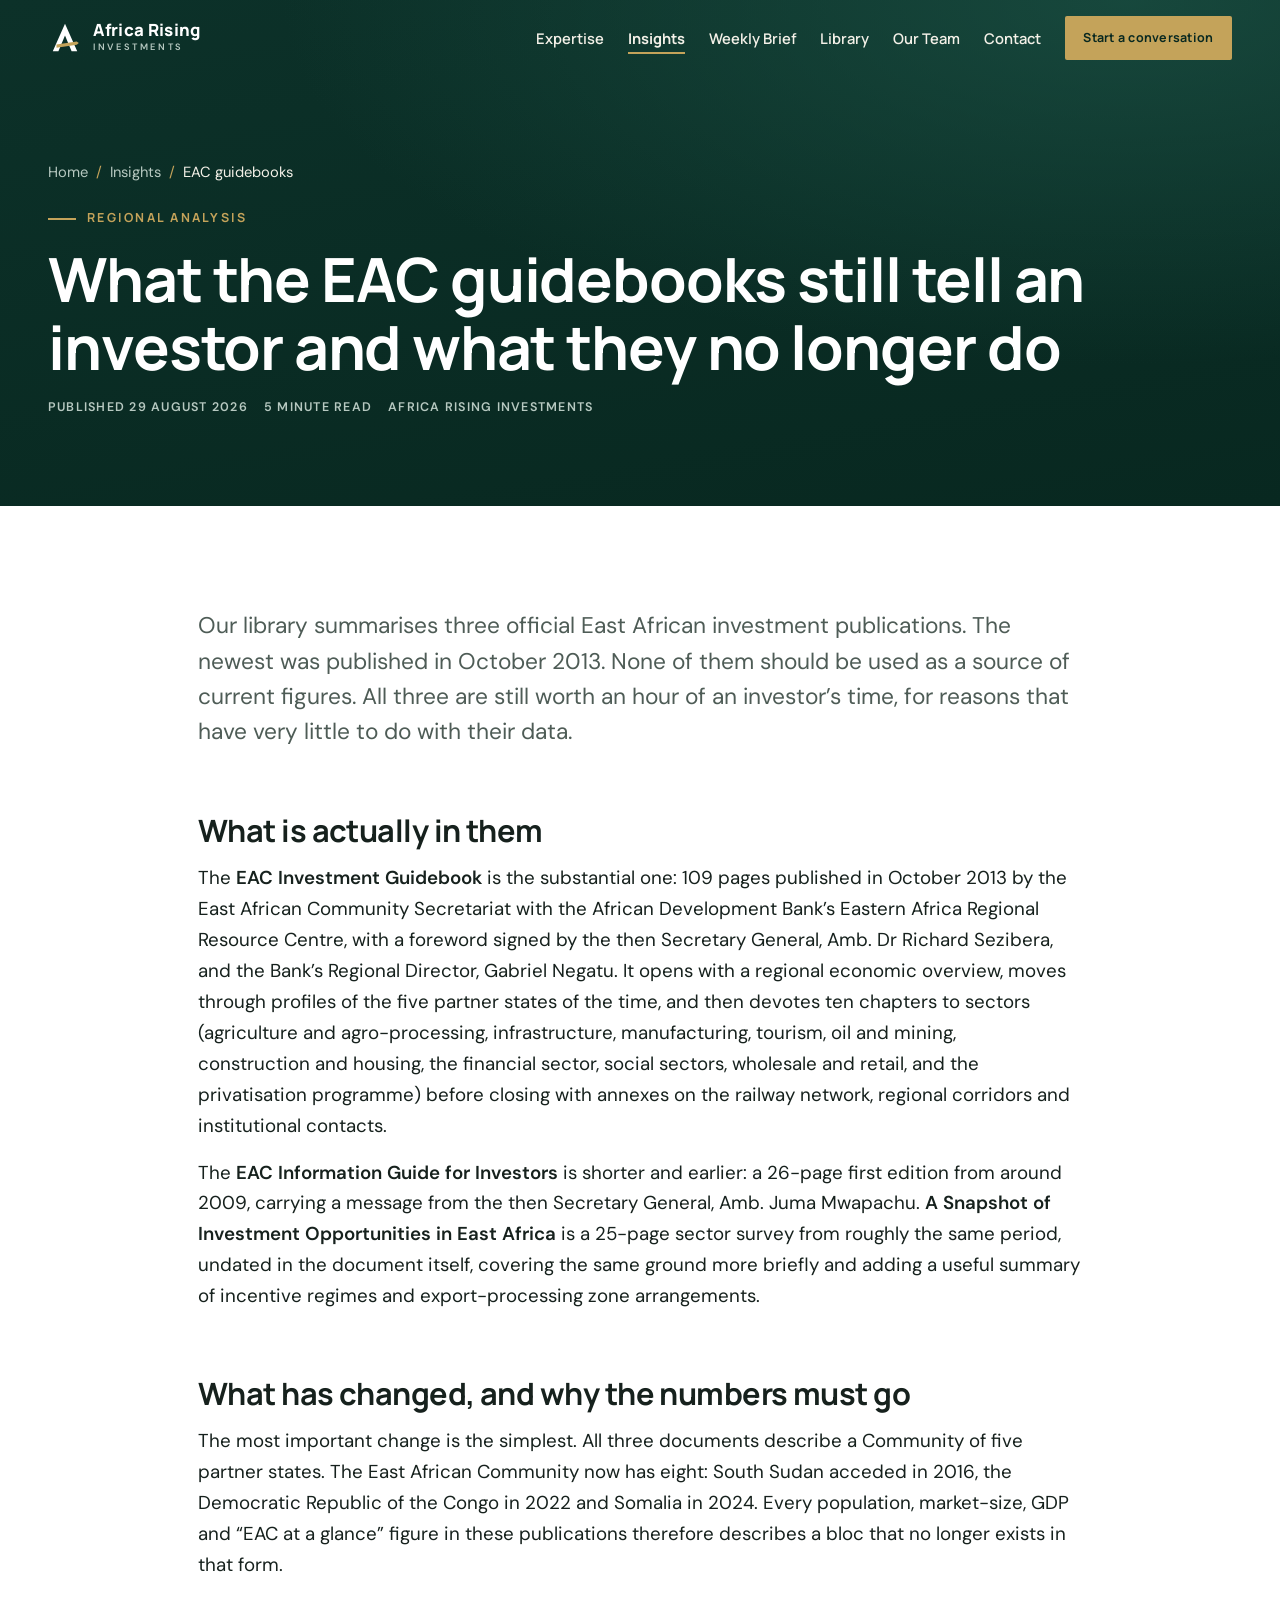
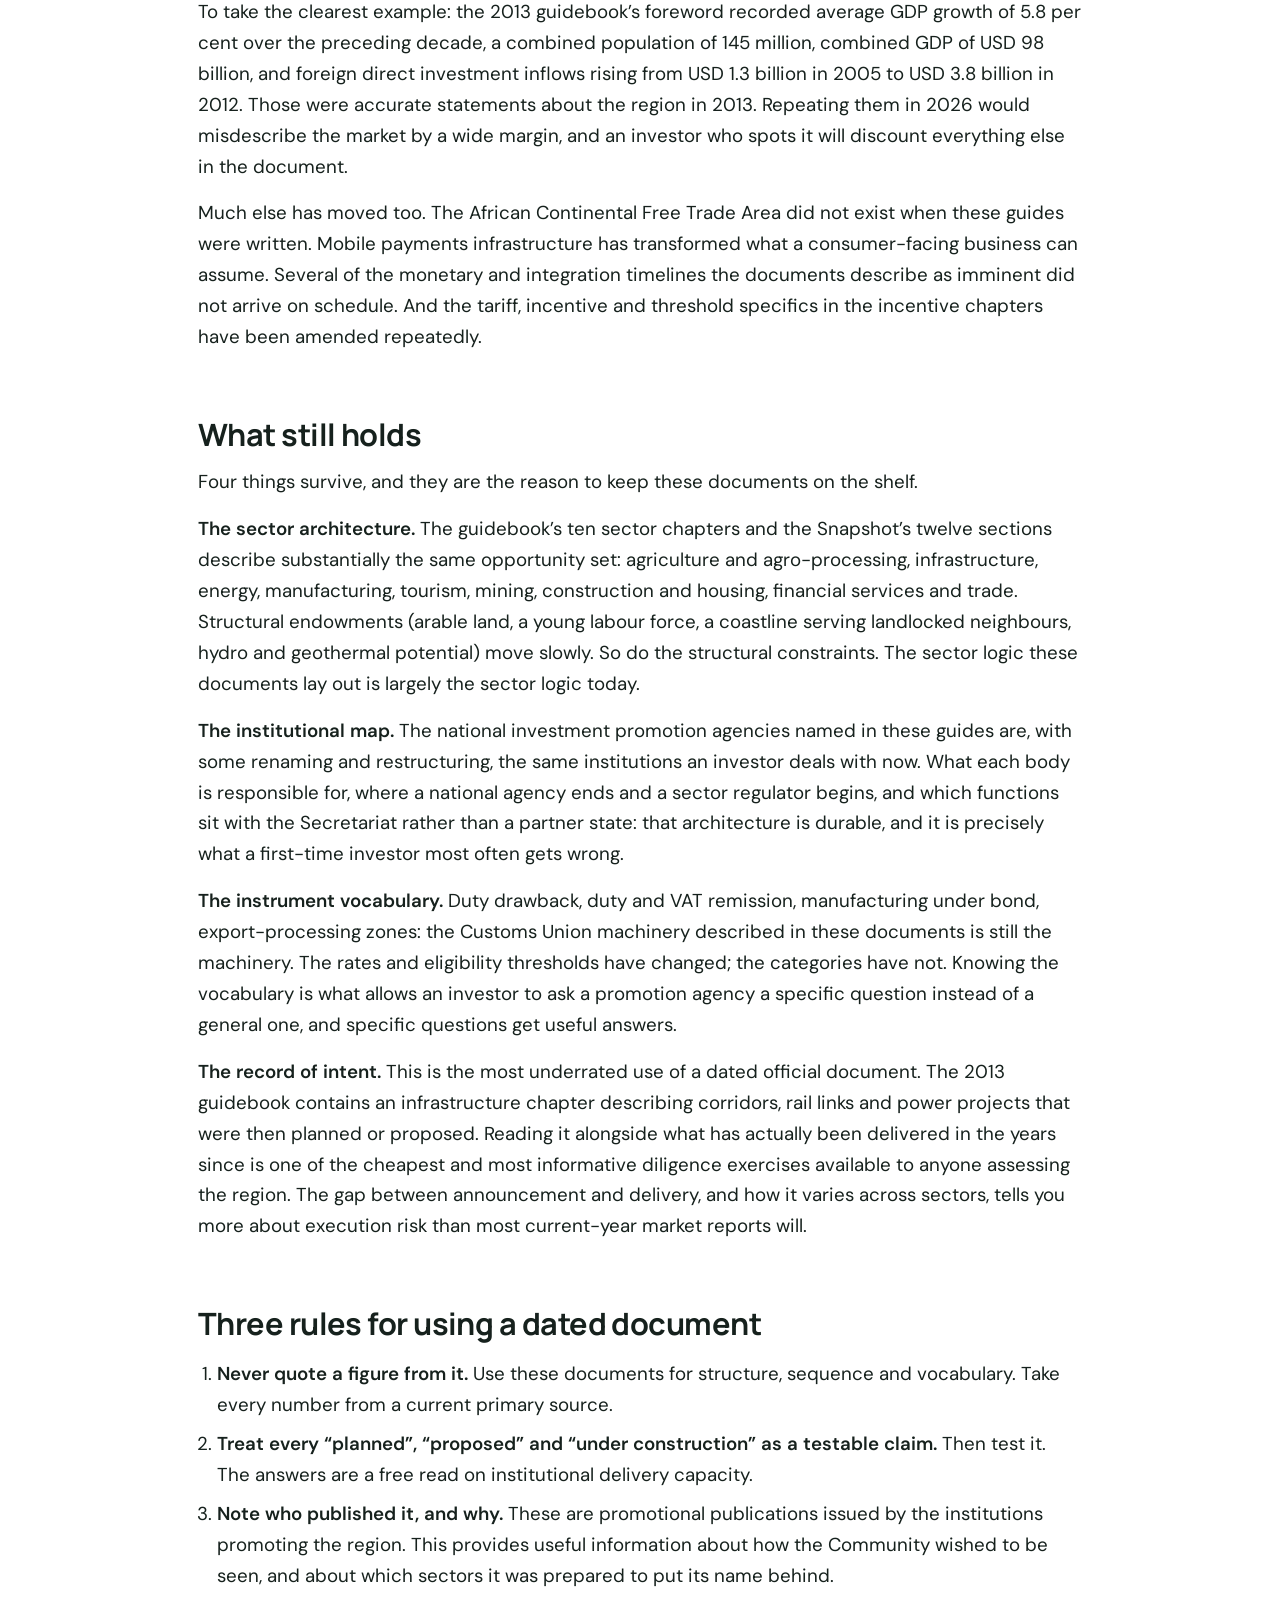
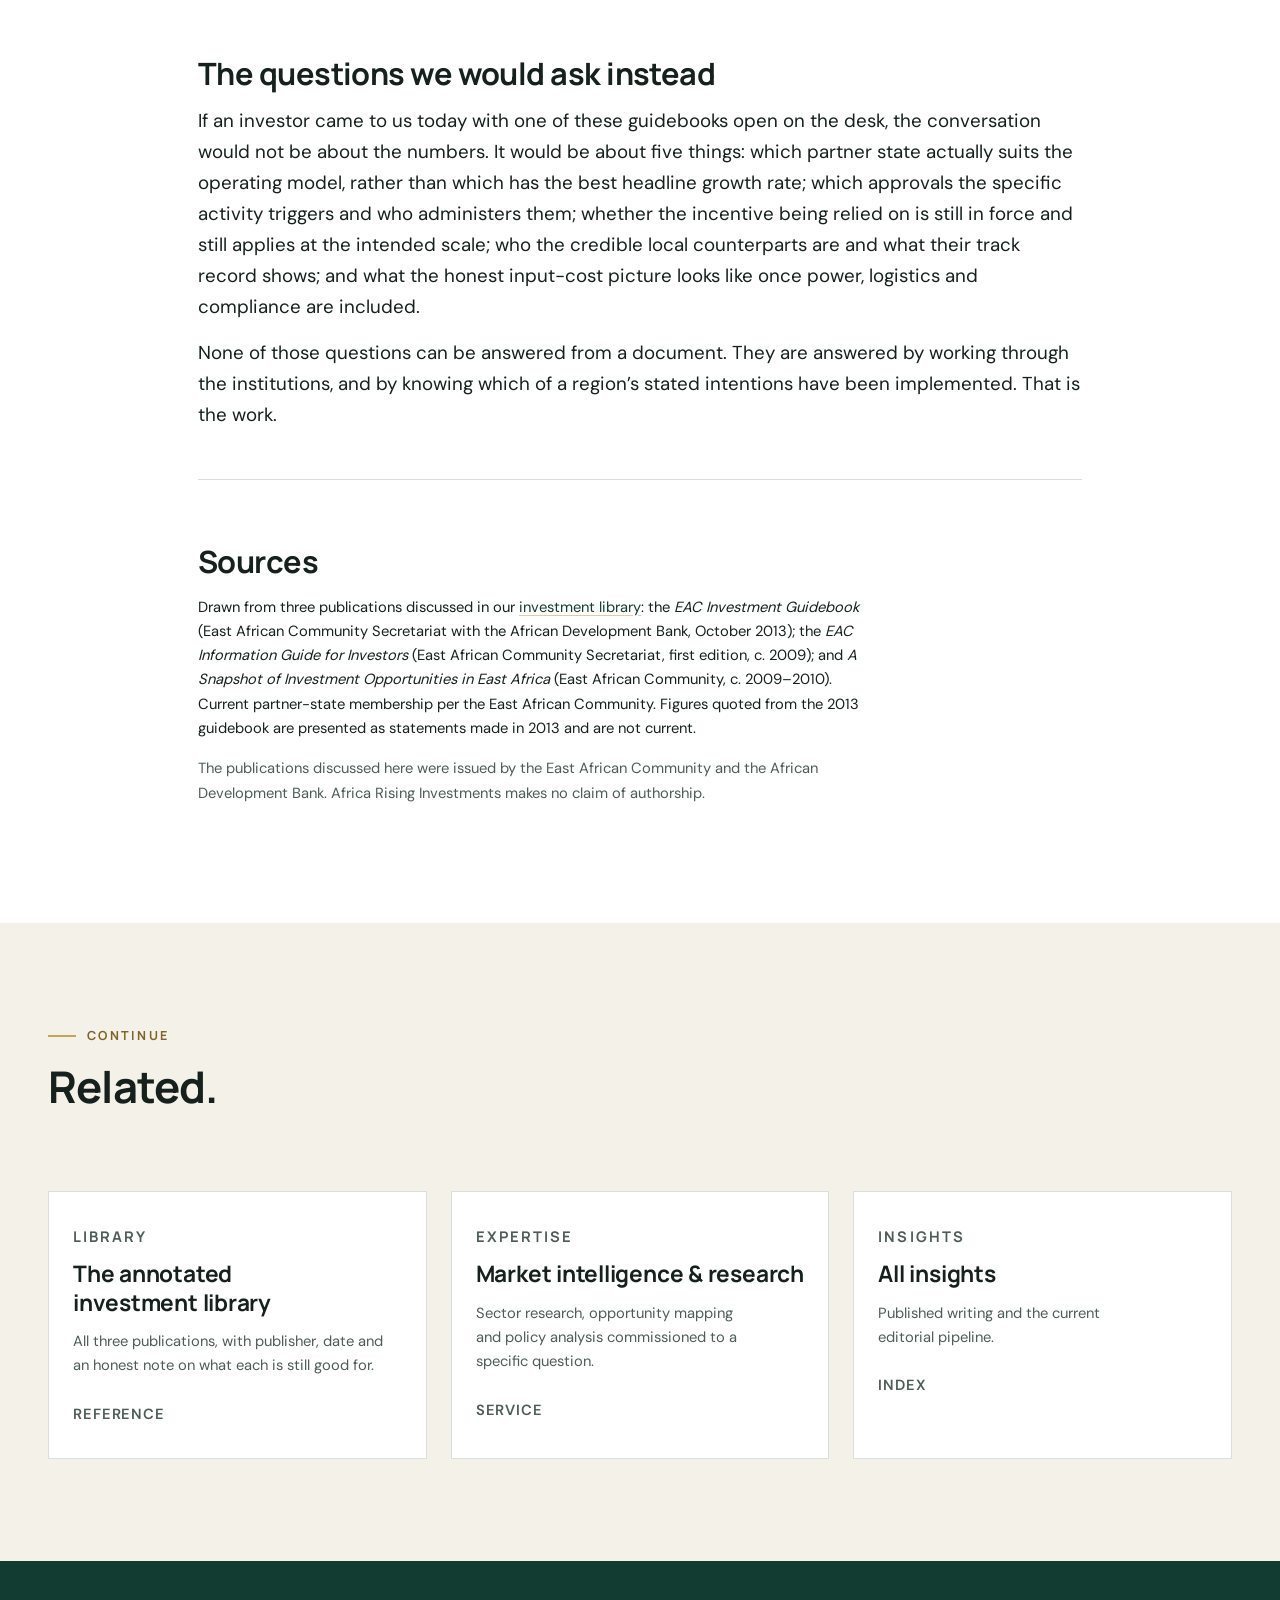
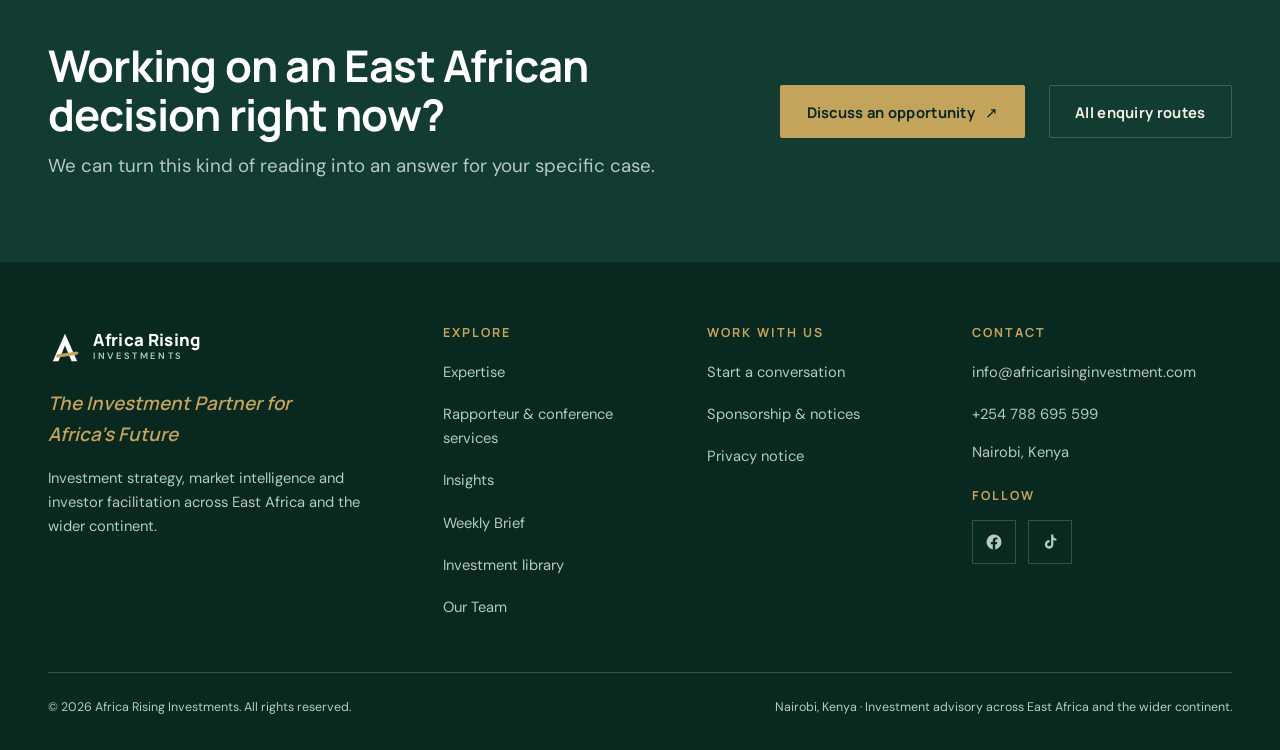
<file: insights/eac-guidebooks-what-still-holds/index.html>
<!doctype html>
<html lang="en">
<head>
<meta charset="utf-8">
<meta name="viewport" content="width=device-width, initial-scale=1">
<title>What the EAC guidebooks still tell an investor | Africa Rising Investments</title>
<meta name="description" content="Three official East African investment publications, none of them current. What still holds, what must be discarded, and how to read a dated official document properly.">
<meta name="theme-color" content="#082820">
<link rel="canonical" href="https://africarisinginvestment.com/insights/eac-guidebooks-what-still-holds/">
<meta property="og:site_name" content="Africa Rising Investments">
<meta property="og:type" content="article">
<meta property="og:title" content="What the EAC guidebooks still tell an investor | Africa Rising Investments">
<meta property="og:description" content="Three official East African investment publications, none of them current. What still holds, what must be discarded, and how to read a dated official document properly.">
<meta property="og:url" content="https://africarisinginvestment.com/insights/eac-guidebooks-what-still-holds/">
<meta property="og:image" content="https://africarisinginvestment.com/assets/img/og-share.png">
<meta property="og:image:width" content="1200">
<meta property="og:image:height" content="630">
<meta name="twitter:card" content="summary_large_image">
<link rel="icon" href="../../assets/logo/favicon.svg" type="image/svg+xml">
<link rel="apple-touch-icon" href="../../assets/img/apple-touch-icon.png">
<link rel="manifest" href="../../site.webmanifest">
<link rel="preload" as="font" type="font/woff2" href="../../assets/fonts/manrope-latin-800-normal.woff2" crossorigin>
<link rel="preload" as="font" type="font/woff2" href="../../assets/fonts/dm-sans-latin-400-normal.woff2" crossorigin>
<link rel="stylesheet" href="../../assets/css/fonts.css">
<link rel="stylesheet" href="../../assets/css/styles.css">
<script>document.documentElement.classList.add('js');</script>
<noscript><style>
/* Without JS the toggle cannot open the panel, so the nav becomes a plain list. */
@media (max-width:60em){
 .menu-toggle{display:none!important}
 .site-nav{position:static;width:auto;transform:none;visibility:visible;flex-direction:row;
  flex-wrap:wrap;justify-content:flex-start;gap:.5rem 1.25rem;padding:0 0 .75rem;background:none;overflow:visible}
 .site-nav__link{font-size:var(--step--1);padding-block:.5rem;border-bottom:0}
 .site-nav .btn{margin-top:0}
 .header-inner{flex-wrap:wrap}
}
.nav-scrim{display:none}
</style></noscript>
<script type="application/ld+json">{
  "@context": "https://schema.org",
  "@type": "Organization",
  "@id": "https://africarisinginvestment.com/#organization",
  "name": "Africa Rising Investments",
  "alternateName": "Africa Rising",
  "slogan": "The Investment Partner for Africa's Future",
  "description": "Africa-focused investment advisory: strategy, market intelligence, market entry, investor facilitation and investment-climate reform across East Africa.",
  "url": "https://africarisinginvestment.com/",
  "logo": "https://africarisinginvestment.com/assets/logo/logo-horizontal.svg",
  "email": "info@africarisinginvestment.com",
  "telephone": "+254788695599",
  "areaServed": ["Kenya", "East African Community", "Africa"],
  "knowsAbout": ["Investment promotion", "Investment climate reform", "Market entry", "Regional integration", "Investor facilitation"],
  "sameAs": ["https://web.facebook.com/AfricaRisingInvestments", "https://www.tiktok.com/@africarisinginvesstments"]
}</script>
<script type="application/ld+json">{"@context":"https://schema.org","@type":"BreadcrumbList","itemListElement":[{"@type":"ListItem","position":1,"name":"Home","item":"https://africarisinginvestment.com/"},{"@type":"ListItem","position":2,"name":"Insights","item":"https://africarisinginvestment.com/insights/"},{"@type":"ListItem","position":3,"name":"EAC guidebooks","item":"https://africarisinginvestment.com/"}]}</script>
<script type="application/ld+json">{
  "@context": "https://schema.org",
  "@type": "Article",
  "headline": "What the EAC guidebooks still tell an investor and what they no longer do",
  "description": "Three official East African investment publications, none of them current. What still holds, what must be discarded, and how to use a dated official document properly.",
  "datePublished": "2026-08-29",
  "dateModified": "2026-08-29",
  "inLanguage": "en",
  "author": {"@id": "https://africarisinginvestment.com/#organization"},
  "publisher": {"@id": "https://africarisinginvestment.com/#organization"},
  "mainEntityOfPage": "https://africarisinginvestment.com/insights/eac-guidebooks-what-still-holds/",
  "about": ["East African Community", "Investment in East Africa", "Investment promotion"]
}</script>
</head>
<body>
<a class="skip-link" href="#main">Skip to main content</a>
<header class="site-header" data-header>
  <div class="header-bar">
  <div class="container header-inner">
    <a class="brand" href="../../" aria-label="Africa Rising Investments, home">
      <svg class="brand__mark" viewBox="0 0 64 64" aria-hidden="true" focusable="false"><path class="mark-a" d="M32 5 55 57H44.4L32 27.5 19.6 57H9Z"/><path class="mark-bar" fill="#C4A35A" d="M16 44 54 38.5 58 41.6 54 44.7 16 50.5Z"/></svg>
      <span class="brand__text"><span class="brand__word">Africa Rising</span><span class="brand__sub">Investments</span></span>
    </a>
    <button class="menu-toggle" type="button" aria-expanded="false" aria-controls="site-nav" data-menu-toggle>
      <span class="menu-toggle__bars" aria-hidden="true"><i></i><i></i><i></i></span>
      <span class="sr-only">Menu</span>
    </button>
    <nav class="site-nav" id="site-nav" aria-label="Primary" data-menu>
      <a class="site-nav__link" href="../../expertise/">Expertise</a>
      <a class="site-nav__link" href="../../insights/" aria-current="page">Insights</a>
      <a class="site-nav__link" href="../../updates/">Weekly Brief</a>
      <a class="site-nav__link" href="../../library/">Library</a>
      <a class="site-nav__link" href="../../about/">Our Team</a>
      <a class="site-nav__link" href="../../contact/">Contact</a>
      <a class="btn btn--gold btn--sm" href="../../contact/">Start a conversation</a>
    </nav>
  </div>
  </div>
</header>
<div class="nav-scrim" data-scrim aria-hidden="true"></div>
<main id="main">
<section class="page-hero">
  <div class="container">
    <nav class="breadcrumb" aria-label="Breadcrumb"><ol><li><a href="../../">Home</a></li><li><a href="../../insights/">Insights</a></li><li><span aria-current="page">EAC guidebooks</span></li></ol></nav>
    <p class="eyebrow eyebrow--light">Regional analysis</p>
    <h1 style="max-width:26ch">What the EAC guidebooks still tell an investor and what they no longer do</h1>
    <p class="article-meta"><span>Published 29 August 2026</span><span>5 minute read</span><span>Africa Rising Investments</span></p>
  </div>
</section>

<article class="section section--white">
  <div class="container">
    <div class="prose">
      
<p class="lede">Our library summarises three official East African investment publications. The newest was published in October 2013. None of them should be used as a source of current figures. All three are still worth an hour of an investor&rsquo;s time, for reasons that have very little to do with their data.</p>

<h2>What is actually in them</h2>
<p>The <strong>EAC Investment Guidebook</strong> is the substantial one: 109 pages published in October 2013 by the East African Community Secretariat with the African Development Bank&rsquo;s Eastern Africa Regional Resource Centre, with a foreword signed by the then Secretary General, Amb. Dr Richard Sezibera, and the Bank&rsquo;s Regional Director, Gabriel Negatu. It opens with a regional economic overview, moves through profiles of the five partner states of the time, and then devotes ten chapters to sectors (agriculture and agro-processing, infrastructure, manufacturing, tourism, oil and mining, construction and housing, the financial sector, social sectors, wholesale and retail, and the privatisation programme) before closing with annexes on the railway network, regional corridors and institutional contacts.</p>
<p>The <strong>EAC Information Guide for Investors</strong> is shorter and earlier: a 26-page first edition from around 2009, carrying a message from the then Secretary General, Amb. Juma Mwapachu. <strong>A Snapshot of Investment Opportunities in East Africa</strong> is a 25-page sector survey from roughly the same period, undated in the document itself, covering the same ground more briefly and adding a useful summary of incentive regimes and export-processing zone arrangements.</p>

<h2>What has changed, and why the numbers must go</h2>
<p>The most important change is the simplest. All three documents describe a Community of five partner states. The East African Community now has eight: South Sudan acceded in 2016, the Democratic Republic of the Congo in 2022 and Somalia in 2024. Every population, market-size, GDP and &ldquo;EAC at a glance&rdquo; figure in these publications therefore describes a bloc that no longer exists in that form.</p>
<p>To take the clearest example: the 2013 guidebook&rsquo;s foreword recorded average GDP growth of 5.8 per cent over the preceding decade, a combined population of 145 million, combined GDP of USD 98 billion, and foreign direct investment inflows rising from USD 1.3 billion in 2005 to USD 3.8 billion in 2012. Those were accurate statements about the region in 2013. Repeating them in 2026 would misdescribe the market by a wide margin, and an investor who spots it will discount everything else in the document.</p>
<p>Much else has moved too. The African Continental Free Trade Area did not exist when these guides were written. Mobile payments infrastructure has transformed what a consumer-facing business can assume. Several of the monetary and integration timelines the documents describe as imminent did not arrive on schedule. And the tariff, incentive and threshold specifics in the incentive chapters have been amended repeatedly.</p>

<h2>What still holds</h2>
<p>Four things survive, and they are the reason to keep these documents on the shelf.</p>
<p><strong>The sector architecture.</strong> The guidebook&rsquo;s ten sector chapters and the Snapshot&rsquo;s twelve sections describe substantially the same opportunity set: agriculture and agro-processing, infrastructure, energy, manufacturing, tourism, mining, construction and housing, financial services and trade. Structural endowments (arable land, a young labour force, a coastline serving landlocked neighbours, hydro and geothermal potential) move slowly. So do the structural constraints. The sector logic these documents lay out is largely the sector logic today.</p>
<p><strong>The institutional map.</strong> The national investment promotion agencies named in these guides are, with some renaming and restructuring, the same institutions an investor deals with now. What each body is responsible for, where a national agency ends and a sector regulator begins, and which functions sit with the Secretariat rather than a partner state: that architecture is durable, and it is precisely what a first-time investor most often gets wrong.</p>
<p><strong>The instrument vocabulary.</strong> Duty drawback, duty and VAT remission, manufacturing under bond, export-processing zones: the Customs Union machinery described in these documents is still the machinery. The rates and eligibility thresholds have changed; the categories have not. Knowing the vocabulary is what allows an investor to ask a promotion agency a specific question instead of a general one, and specific questions get useful answers.</p>
<p><strong>The record of intent.</strong> This is the most underrated use of a dated official document. The 2013 guidebook contains an infrastructure chapter describing corridors, rail links and power projects that were then planned or proposed. Reading it alongside what has actually been delivered in the years since is one of the cheapest and most informative diligence exercises available to anyone assessing the region. The gap between announcement and delivery, and how it varies across sectors, tells you more about execution risk than most current-year market reports will.</p>

<h2>Three rules for using a dated document</h2>
<ol>
  <li><strong>Never quote a figure from it.</strong> Use these documents for structure, sequence and vocabulary. Take every number from a current primary source.</li>
  <li><strong>Treat every &ldquo;planned&rdquo;, &ldquo;proposed&rdquo; and &ldquo;under construction&rdquo; as a testable claim.</strong> Then test it. The answers are a free read on institutional delivery capacity.</li>
  <li><strong>Note who published it, and why.</strong> These are promotional publications issued by the institutions promoting the region. This provides useful information about how the Community wished to be seen, and about which sectors it was prepared to put its name behind.</li>
</ol>

<h2>The questions we would ask instead</h2>
<p>If an investor came to us today with one of these guidebooks open on the desk, the conversation would not be about the numbers. It would be about five things: which partner state actually suits the operating model, rather than which has the best headline growth rate; which approvals the specific activity triggers and who administers them; whether the incentive being relied on is still in force and still applies at the intended scale; who the credible local counterparts are and what their track record shows; and what the honest input-cost picture looks like once power, logistics and compliance are included.</p>
<p>None of those questions can be answered from a document. They are answered by working through the institutions, and by knowing which of a region&rsquo;s stated intentions have been implemented. That is the work.</p>

      <hr class="rule">
      <h2>Sources</h2>
      <p class="small">Drawn from three publications discussed in our <a href="../../library/">investment library</a>: the <em>EAC Investment Guidebook</em> (East African Community Secretariat with the African Development Bank, October 2013); the <em>EAC Information Guide for Investors</em> (East African Community Secretariat, first edition, c.&nbsp;2009); and <em>A Snapshot of Investment Opportunities in East Africa</em> (East African Community, c.&nbsp;2009&ndash;2010). Current partner-state membership per the East African Community. Figures quoted from the 2013 guidebook are presented as statements made in 2013 and are not current.</p>
      <p class="small muted">The publications discussed here were issued by the East African Community and the African Development Bank. Africa Rising Investments makes no claim of authorship.</p>
    </div>
  </div>
</article>

<section class="section section--ivory">
  <div class="container">
    <div class="section-head">
      <div><p class="eyebrow">Continue</p><h2>Related.</h2></div>
    </div>
    <div class="grid grid--3">
      <article class="post"><p class="post__kicker">Library</p><h3><a href="../../library/">The annotated investment library</a></h3><p>All three publications, with publisher, date and an honest note on what each is still good for.</p><p class="post__meta">Reference</p></article>
      <article class="post"><p class="post__kicker">Expertise</p><h3><a href="../../expertise/">Market intelligence &amp; research</a></h3><p>Sector research, opportunity mapping and policy analysis commissioned to a specific question.</p><p class="post__meta">Service</p></article>
      <article class="post"><p class="post__kicker">Insights</p><h3><a href="../">All insights</a></h3><p>Published writing and the current editorial pipeline.</p><p class="post__meta">Index</p></article>
    </div>
  </div>
</section>
<section class="cta-band">
  <div class="container cta-band__inner">
    <div>
      <h2>Working on an East African decision right now?</h2>
      <p>We can turn this kind of reading into an answer for your specific case.</p>
    </div>
    <div class="actions">
      <a class="btn btn--gold" href="mailto:info@africarisinginvestment.com?subject=Investment%20enquiry">Discuss an opportunity <span class="btn__arrow" aria-hidden="true">&#8599;</span></a>
      <a class="btn btn--ghost-light" href="../../contact/">All enquiry routes</a>
    </div>
  </div>
</section>
</main>
<footer class="site-footer">
  <div class="container">
    <div class="footer-grid">
      <div>
        <a class="brand" href="../../" aria-label="Africa Rising Investments, home">
          <svg class="brand__mark" viewBox="0 0 64 64" aria-hidden="true" focusable="false"><path class="mark-a" d="M32 5 55 57H44.4L32 27.5 19.6 57H9Z"/><path class="mark-bar" fill="#C4A35A" d="M16 44 54 38.5 58 41.6 54 44.7 16 50.5Z"/></svg>
          <span class="brand__text"><span class="brand__word">Africa Rising</span><span class="brand__sub">Investments</span></span>
        </a>
        <p class="footer-slogan">The Investment Partner for Africa&rsquo;s Future</p>
        <p class="small">Investment strategy, market intelligence and investor facilitation across East Africa and the wider continent.</p>
      </div>
      <nav aria-labelledby="f-explore">
        <h2 id="f-explore">Explore</h2>
        <ul>
          <li><a href="../../expertise/">Expertise</a></li>
          <li><a href="../../expertise/rapporteur/">Rapporteur &amp; conference services</a></li>
          <li><a href="../../insights/">Insights</a></li>
          <li><a href="../../updates/">Weekly Brief</a></li>
          <li><a href="../../library/">Investment library</a></li>
          <li><a href="../../about/">Our Team</a></li>
        </ul>
      </nav>
      <nav aria-labelledby="f-work">
        <h2 id="f-work">Work with us</h2>
        <ul>
          <li><a href="../../contact/">Start a conversation</a></li>
          <li><a href="../../partner/">Sponsorship &amp; notices</a></li>
          <li><a href="../../privacy/">Privacy notice</a></li>
        </ul>
      </nav>
      <div>
        <h2 id="f-contact">Contact</h2>
        <ul>
          <li><a href="mailto:info@africarisinginvestment.com">info@africarisinginvestment.com</a></li>
          <li><a href="tel:+254788695599">+254 788 695 599</a></li>
          <li><span class="small">Nairobi, Kenya</span></li>
        </ul>
        <h3 style="margin-top:1.5rem">Follow</h3>
        <ul class="social">
  <li><a href="https://web.facebook.com/AfricaRisingInvestments" rel="noopener"><span class="sr-only">Africa Rising Investments on Facebook</span>
    <svg viewBox="0 0 24 24" aria-hidden="true"><path d="M22 12a10 10 0 1 0-11.6 9.9v-7h-2.5V12h2.5V9.8c0-2.5 1.5-3.9 3.8-3.9 1.1 0 2.2.2 2.2.2v2.4h-1.2c-1.2 0-1.6.8-1.6 1.6V12h2.7l-.4 2.9h-2.3v7A10 10 0 0 0 22 12"/></svg></a></li>
  <li><a href="https://www.tiktok.com/@africarisinginvesstments" rel="noopener"><span class="sr-only">Africa Rising Investments on TikTok</span>
    <svg viewBox="0 0 24 24" aria-hidden="true"><path d="M16.5 2h-3v13.2a2.6 2.6 0 1 1-2.2-2.6V9.5a5.7 5.7 0 1 0 5.2 5.7V9.1a6.8 6.8 0 0 0 4 1.3V7.3a3.9 3.9 0 0 1-4-4z"/></svg></a></li>
</ul>
      </div>
    </div>
    <div class="footer-bottom">
      <p style="margin:0">&copy; <span data-year>2026</span> Africa Rising Investments. All rights reserved.</p>
      <p style="margin:0">Nairobi, Kenya &middot; Investment advisory across East Africa and the wider continent.</p>
    </div>
  </div>
</footer>
<script src="../../assets/js/site.js" defer></script>
</body>
</html>
</file>
<file: assets/css/fonts.css>
/* Self-hosted webfonts (SIL Open Font License).
   Self-hosting removes a third-party request, survives networks that block
   Google Fonts, and keeps no personal data leaving the visitor's browser. */
@font-face{font-family:"Manrope";src:url("../fonts/manrope-latin-600-normal.woff2") format("woff2");font-weight:600;font-style:normal;font-display:swap;}
@font-face{font-family:"Manrope";src:url("../fonts/manrope-latin-700-normal.woff2") format("woff2");font-weight:700;font-style:normal;font-display:swap;}
@font-face{font-family:"Manrope";src:url("../fonts/manrope-latin-800-normal.woff2") format("woff2");font-weight:800;font-style:normal;font-display:swap;}
@font-face{font-family:"DM Sans";src:url("../fonts/dm-sans-latin-400-normal.woff2") format("woff2");font-weight:400;font-style:normal;font-display:swap;}
@font-face{font-family:"DM Sans";src:url("../fonts/dm-sans-latin-500-normal.woff2") format("woff2");font-weight:500;font-style:normal;font-display:swap;}
@font-face{font-family:"DM Sans";src:url("../fonts/dm-sans-latin-600-normal.woff2") format("woff2");font-weight:600;font-style:normal;font-display:swap;}
</file>
<file: assets/css/styles.css>
/* ==========================================================================
   Africa Rising Investments — design system
   Contrast-verified tokens. Gold is an accent, never body text on light.
   ========================================================================== */

/* ---------- 1. Tokens ---------- */
:root {
  /* Brand */
  --forest:        #123C32;
  --forest-deep:   #082820;
  --forest-mid:    #1A4E42;
  --ivory:         #F4F1E8;
  --ivory-warm:    #FAF8F2;
  --gold:          #C4A35A;   /* decorative only on light grounds */
  --gold-ink:      #7F6326;   /* 5.0:1 on ivory — safe for small text */
  --charcoal:      #16211D;
  --slate:         #4E5C56;   /* 6.2:1 on ivory */
  --sage:          #B7C9C1;   /* 7.1:1 on forest */
  --white:         #FFFFFF;

  /* Lines */
  --rule:          color-mix(in srgb, var(--forest) 16%, transparent);
  --rule-strong:   color-mix(in srgb, var(--forest) 28%, transparent);
  --rule-light:    color-mix(in srgb, var(--ivory) 20%, transparent);
  --rule-gold:     color-mix(in srgb, var(--gold) 55%, transparent);

  /* Type */
  --font-display: "Manrope", "Segoe UI", -apple-system, BlinkMacSystemFont, "Helvetica Neue", Arial, sans-serif;
  --font-body:    "DM Sans", "Segoe UI", -apple-system, BlinkMacSystemFont, "Helvetica Neue", Arial, sans-serif;

  --step--2: clamp(0.72rem, 0.70rem + 0.10vw, 0.78rem);
  --step--1: clamp(0.84rem, 0.81rem + 0.14vw, 0.92rem);
  --step-0:  clamp(1.0625rem, 1.035rem + 0.17vw, 1.1875rem);
  --step-1:  clamp(1.20rem, 1.13rem + 0.36vw, 1.44rem);
  --step-2:  clamp(1.45rem, 1.28rem + 0.80vw, 2.00rem);
  --step-3:  clamp(1.80rem, 1.45rem + 1.60vw, 2.80rem);
  --step-4:  clamp(2.25rem, 1.65rem + 2.70vw, 3.90rem);
  --step-5:  clamp(2.60rem, 1.75rem + 3.90vw, 4.90rem);

  /* Space — 4px base */
  --s-1: 0.25rem;  --s-2: 0.5rem;   --s-3: 0.75rem;  --s-4: 1rem;
  --s-5: 1.5rem;   --s-6: 2rem;     --s-7: 3rem;     --s-8: 4rem;
  --s-9: 5.5rem;   --s-10: 7.5rem;

  --container: 74rem;
  --measure: 68ch;
  --radius: 2px;

  --ease: cubic-bezier(0.22, 0.61, 0.36, 1);
  --dur: 260ms;

  --z-header: 100;
  --z-nav: 90;
  --z-skip: 200;

  color-scheme: light;
}

/* ---------- 2. Reset ---------- */
*, *::before, *::after { box-sizing: border-box; }
html { -webkit-text-size-adjust: 100%; scroll-behavior: smooth; }
@media (prefers-reduced-motion: reduce) { html { scroll-behavior: auto; } }

body {
  margin: 0;
  background: var(--ivory-warm);
  color: var(--charcoal);
  font-family: var(--font-body);
  font-size: var(--step-0);
  line-height: 1.65;
  font-synthesis-weight: none;
  -webkit-font-smoothing: antialiased;
  overflow-x: hidden;
}
body.is-locked { overflow: hidden; }

img, svg, video { max-width: 100%; height: auto; display: block; }
h1, h2, h3, h4 { font-family: var(--font-display); font-weight: 700; line-height: 1.12;
  letter-spacing: -0.018em; margin: 0 0 var(--s-4); text-wrap: balance; }
h1 { font-size: var(--step-4); }
h2 { font-size: var(--step-3); }
h3 { font-size: var(--step-1); line-height: 1.25; letter-spacing: -0.01em; }
h4 { font-size: var(--step-0); letter-spacing: 0; }
p  { margin: 0 0 var(--s-4); max-width: var(--measure); text-wrap: pretty; }
ul, ol { max-width: var(--measure); }
a { color: inherit; }
strong { font-weight: 600; }
:focus-visible {
  outline: 3px solid var(--gold);
  outline-offset: 3px;
  border-radius: 1px;
}
::selection { background: var(--gold); color: var(--forest-deep); }

/* ---------- 3. Utilities ---------- */
.container { width: min(100% - 2.5rem, var(--container)); margin-inline: auto; }
@media (min-width: 48em) { .container { width: min(100% - 5rem, var(--container)); } }
.sr-only {
  position: absolute; width: 1px; height: 1px; padding: 0; margin: -1px;
  overflow: hidden; clip: rect(0 0 0 0); white-space: nowrap; border: 0;
}
.skip-link {
  position: absolute; left: var(--s-4); top: var(--s-4); z-index: var(--z-skip);
  background: var(--forest-deep); color: var(--ivory); padding: 0.75rem 1.25rem;
  font-weight: 600; text-decoration: none; transform: translateY(-200%);
}
.skip-link:focus { transform: translateY(0); }

.section { padding-block: clamp(3.5rem, 8vw, 7.5rem); }
.section--tight { padding-block: clamp(2.5rem, 5vw, 4.5rem); }
.section--ivory { background: var(--ivory); }
.section--white { background: var(--white); }
.section--dark { background: var(--forest-deep); color: var(--ivory); }
.section--dark h1, .section--dark h2, .section--dark h3 { color: var(--white); }
.section--forest { background: var(--forest); color: var(--ivory); }
.section--forest h2, .section--forest h3 { color: var(--white); }

/* Signature device: eyebrow + index numeral + hairline */
.eyebrow {
  display: flex; align-items: center; gap: 0.7rem;
  font-family: var(--font-display); font-size: var(--step--2); font-weight: 700;
  letter-spacing: 0.18em; text-transform: uppercase; color: var(--gold-ink);
  margin: 0 0 var(--s-4); max-width: none;
}
.eyebrow::before {
  content: ""; width: 1.75rem; height: 2px; background: var(--gold); flex: none;
}
.section--dark .eyebrow, .section--forest .eyebrow, .eyebrow--light { color: var(--gold); }

.section-head { display: grid; gap: var(--s-5); margin-bottom: var(--s-8); }
@media (min-width: 60em) {
  .section-head { grid-template-columns: minmax(0, 1.15fr) minmax(0, 1fr); gap: var(--s-8); align-items: end; }
}
.section-head__lede { font-size: var(--step-1); line-height: 1.5; color: var(--slate); margin: 0; }
.section--dark .section-head__lede, .section--forest .section-head__lede { color: var(--sage); }

.lede { font-size: var(--step-1); line-height: 1.55; color: var(--slate); }
.section--dark .lede, .section--forest .lede { color: var(--sage); }
.muted { color: var(--slate); }
.section--dark .muted, .section--forest .muted { color: var(--sage); }
.small { font-size: var(--step--1); }

.rule { border: 0; border-top: 1px solid var(--rule); margin: var(--s-7) 0; }
.section--dark .rule, .section--forest .rule { border-top-color: var(--rule-light); }

/* ---------- 4. Buttons & links ---------- */
.btn {
  display: inline-flex; align-items: center; justify-content: center; gap: 0.6rem;
  min-height: 48px; padding: 0.85rem 1.6rem;
  font-family: var(--font-display); font-size: var(--step--1); font-weight: 700;
  letter-spacing: 0.02em; text-decoration: none; cursor: pointer;
  border: 1px solid transparent; border-radius: var(--radius);
  transition: background var(--dur) var(--ease), color var(--dur) var(--ease),
              border-color var(--dur) var(--ease), transform var(--dur) var(--ease);
}
.btn__arrow { transition: transform var(--dur) var(--ease); }
.btn:hover .btn__arrow { transform: translate(3px, -3px); }
.btn--primary { background: var(--forest); color: var(--white); }
.btn--primary:hover { background: var(--forest-mid); }
.btn--gold { background: var(--gold); color: var(--forest-deep); }
.btn--gold:hover { background: #D2B673; }
.btn--ghost { border-color: var(--rule-strong); color: var(--forest); background: transparent; }
.btn--ghost:hover { background: var(--forest); color: var(--white); border-color: var(--forest); }
.btn--ghost-light { border-color: var(--rule-light); color: var(--ivory); background: transparent; }
.btn--ghost-light:hover { background: var(--ivory); color: var(--forest-deep); }
.btn--sm { min-height: 44px; padding: 0.6rem 1.1rem; font-size: var(--step--2); }

.tlink {
  display: inline-flex; align-items: center; gap: 0.5rem;
  font-family: var(--font-display); font-weight: 700; font-size: var(--step--1);
  letter-spacing: 0.02em; text-decoration: none; color: var(--forest);
  padding-block: 0.35rem; min-height: 44px; align-content: center;
  border-bottom: 2px solid var(--rule-gold);
  transition: border-color var(--dur) var(--ease), color var(--dur) var(--ease);
}
.tlink:hover { border-bottom-color: var(--gold); color: var(--forest-mid); }
.tlink span { transition: transform var(--dur) var(--ease); }
.tlink:hover span { transform: translateX(4px); }
.tlink--light { color: var(--ivory); }
.tlink--light:hover { color: var(--white); }

.actions { display: flex; flex-wrap: wrap; gap: var(--s-4) var(--s-5); align-items: center; }

/* ---------- 5. Header ---------- */
.site-header { position: fixed; inset: 0 0 auto; z-index: var(--z-header); }
.header-bar {
  border-bottom: 1px solid transparent;
  transition: background var(--dur) var(--ease), border-color var(--dur) var(--ease);
}
.site-header[data-scrolled="true"] .header-bar,
.site-header[data-solid="true"] .header-bar {
  background: var(--ivory-warm); border-bottom-color: var(--rule);
}
.site-header[data-scrolled="true"] .brand__word,
.site-header[data-solid="true"] .brand__word { color: var(--forest); }
.site-header[data-scrolled="true"] .brand__sub,
.site-header[data-solid="true"] .brand__sub { color: var(--slate); }
.site-header[data-scrolled="true"] .site-nav__link,
.site-header[data-solid="true"] .site-nav__link { color: var(--charcoal); }
.site-header[data-scrolled="true"] .menu-toggle,
.site-header[data-solid="true"] .menu-toggle { color: var(--forest); border-color: var(--rule-strong); }
.site-header[data-scrolled="true"] .brand__mark .mark-a,
.site-header[data-solid="true"] .brand__mark .mark-a { fill: var(--forest); }

.header-inner {
  display: flex; align-items: center; justify-content: space-between;
  gap: var(--s-5); padding-block: var(--s-4);
  transition: padding var(--dur) var(--ease);
}
.site-header[data-scrolled="true"] .header-inner { padding-block: 0.65rem; }

.brand { display: inline-flex; align-items: center; gap: 0.7rem; text-decoration: none; min-height: 44px; }
.brand__mark { width: 34px; height: 34px; flex: none; }
.brand__mark .mark-a { fill: var(--white); transition: fill var(--dur) var(--ease); }
.brand__mark .mark-bar { fill: var(--gold); }
.brand__text { display: grid; gap: 1px; }
.brand__word {
  font-family: var(--font-display); font-weight: 800; font-size: 1.05rem;
  letter-spacing: 0.02em; line-height: 1.05; color: var(--white);
  transition: color var(--dur) var(--ease);
}
.brand__sub {
  font-family: var(--font-body); font-weight: 600; font-size: 0.58rem;
  letter-spacing: 0.28em; text-transform: uppercase; color: var(--sage);
  transition: color var(--dur) var(--ease);
}

.site-nav { display: flex; align-items: center; gap: var(--s-5); }
.site-nav__link {
  font-family: var(--font-display); font-weight: 600; font-size: var(--step--1);
  text-decoration: none; color: var(--ivory); position: relative;
  padding: 0.6rem 0; min-height: 44px; display: inline-flex; align-items: center;
  transition: color var(--dur) var(--ease);
}
.site-nav__link::after {
  content: ""; position: absolute; left: 0; right: 100%; bottom: 0.35rem; height: 2px;
  background: var(--gold); transition: right var(--dur) var(--ease);
}
.site-nav__link:hover::after, .site-nav__link[aria-current="page"]::after { right: 0; }
.site-nav__link[aria-current="page"] { font-weight: 700; }

.menu-toggle {
  display: none; align-items: center; gap: 0.5rem; min-height: 44px; min-width: 44px;
  position: relative; z-index: 95;
  padding: 0.5rem 0.85rem; background: transparent; cursor: pointer;
  border: 1px solid var(--rule-light); border-radius: var(--radius);
  color: var(--ivory); font-family: var(--font-display); font-weight: 700;
  font-size: var(--step--2); letter-spacing: 0.12em; text-transform: uppercase;
}
.menu-toggle__bars { display: grid; gap: 4px; width: 18px; }
.menu-toggle__bars i { display: block; height: 2px; background: currentColor;
  transition: transform var(--dur) var(--ease), opacity var(--dur) var(--ease); }
.menu-toggle[aria-expanded="true"] .menu-toggle__bars i:nth-child(1) { transform: translateY(6px) rotate(45deg); }
.menu-toggle[aria-expanded="true"] .menu-toggle__bars i:nth-child(2) { opacity: 0; }
.menu-toggle[aria-expanded="true"] .menu-toggle__bars i:nth-child(3) { transform: translateY(-6px) rotate(-45deg); }

@media (max-width: 60em) {
  .menu-toggle { display: inline-flex; }
  .site-nav {
    position: fixed; inset: 0 0 0 auto; width: min(22rem, 100%); z-index: var(--z-nav);
    flex-direction: column; align-items: stretch; justify-content: center;
    gap: var(--s-2); padding: var(--s-8) var(--s-6);
    background: var(--forest-deep); color: var(--ivory);
    transform: translateX(100%); visibility: hidden;
    transition: transform var(--dur) var(--ease), visibility var(--dur) var(--ease);
    overflow-y: auto;
  }
  .site-nav[data-open="true"] { transform: translateX(0); visibility: visible; }
  .site-header .menu-toggle[aria-expanded="true"],
  .site-header[data-scrolled="true"] .menu-toggle[aria-expanded="true"],
  .site-header[data-solid="true"] .menu-toggle[aria-expanded="true"] {
    color: var(--ivory); border-color: var(--rule-light); background: transparent;
  }
  .site-nav__link { color: var(--ivory); font-size: var(--step-1); padding-block: 0.8rem;
    border-bottom: 1px solid var(--rule-light); }
  .site-nav__link::after { display: none; }
  .site-nav__link[aria-current="page"] { color: var(--gold); }
  .site-nav .btn { margin-top: var(--s-4); }
  .nav-scrim { position: fixed; inset: 0; z-index: 80; background: rgba(8,40,32,.55);
    opacity: 0; visibility: hidden; transition: opacity var(--dur) var(--ease), visibility var(--dur) var(--ease); }
  .nav-scrim[data-open="true"] { opacity: 1; visibility: visible; }
}

/* ---------- 6. Hero ---------- */
.hero {
  position: relative; background: var(--forest-deep); color: var(--ivory);
  padding-block: clamp(8rem, 16vw, 12rem) clamp(3rem, 7vw, 5rem);
  overflow: hidden; isolation: isolate;
}
.hero::before {
  content: ""; position: absolute; inset: 0; z-index: -2;
  background:
    radial-gradient(120% 90% at 78% 8%, rgba(26,78,66,.85) 0%, rgba(8,40,32,0) 62%),
    linear-gradient(168deg, #0C3129 0%, #082820 58%, #061E18 100%);
}
.hero::after {
  content: ""; position: absolute; inset: 0; z-index: -1; pointer-events: none;
  background-image: repeating-linear-gradient(74deg,
    rgba(196,163,90,.10) 0 1px, rgba(196,163,90,0) 1px 34px);
  mask-image: radial-gradient(140% 100% at 88% 20%, #000 0%, transparent 72%);
  -webkit-mask-image: radial-gradient(140% 100% at 88% 20%, #000 0%, transparent 72%);
}
.hero__grid { display: grid; gap: var(--s-7); align-items: center; }
@media (min-width: 64em) {
  .hero__grid { grid-template-columns: minmax(0, 1.08fr) minmax(0, 0.92fr); gap: var(--s-8); }
}
.hero h1 { font-size: var(--step-5); color: var(--white); letter-spacing: -0.028em; }
.hero h1 em { font-style: normal; color: var(--gold); }
.hero__lede { font-size: var(--step-1); line-height: 1.55; color: var(--sage); max-width: 34ch; }
.hero__actions { margin-top: var(--s-6); }
.hero__figure { display: none; }
@media (min-width: 64em) { .hero__figure { display: block; } }

.hero__themes {
  margin-top: clamp(3rem, 7vw, 5.5rem); padding-top: var(--s-6);
  border-top: 1px solid var(--rule-light);
  display: grid; gap: var(--s-5);
}
@media (min-width: 44em) { .hero__themes { grid-template-columns: repeat(3, 1fr); gap: var(--s-6); } }
.hero__theme { display: grid; gap: 0.35rem; }
.hero__theme b { font-family: var(--font-display); font-size: var(--step-0); color: var(--white); font-weight: 700; }
.hero__theme i { font-style: normal; font-size: var(--step--1); color: var(--sage); }
.hero__theme u {
  text-decoration: none; font-family: var(--font-display); font-weight: 700;
  font-size: var(--step--2); letter-spacing: 0.14em; color: var(--gold);
}

/* Page hero (interior pages) */
.page-hero {
  background: var(--forest-deep); color: var(--ivory); position: relative; isolation: isolate;
  padding-block: clamp(7.5rem, 14vw, 10rem) clamp(2.75rem, 6vw, 4.5rem);
}
.page-hero::before {
  content: ""; position: absolute; inset: 0; z-index: -1;
  background:
    radial-gradient(110% 120% at 88% 0%, rgba(26,78,66,.8) 0%, rgba(8,40,32,0) 60%),
    linear-gradient(170deg, #0C3129 0%, #082820 100%);
}
.page-hero h1 { font-size: var(--step-4); color: var(--white); max-width: 20ch; }
.page-hero__lede { font-size: var(--step-1); line-height: 1.55; color: var(--sage); max-width: 56ch; margin: 0; }

.breadcrumb { font-size: var(--step--1); margin: 0 0 var(--s-5); max-width: none; }
.breadcrumb ol { list-style: none; display: flex; flex-wrap: wrap; gap: 0.5rem; margin: 0; padding: 0; }
.breadcrumb li + li::before { content: "/"; margin-right: 0.5rem; color: var(--gold); }
.breadcrumb a { color: var(--sage); text-decoration: none; border-bottom: 1px solid transparent; }
.breadcrumb a:hover { color: var(--white); border-bottom-color: var(--gold); }
.breadcrumb [aria-current="page"] { color: var(--ivory); }

/* ---------- 7. Cards & grids ---------- */
.grid { display: grid; gap: var(--s-5); }
.grid--2 { grid-template-columns: 1fr; }
.grid--3 { grid-template-columns: 1fr; }
.grid--4 { grid-template-columns: repeat(2, 1fr); }
@media (min-width: 46em) { .grid--2 { grid-template-columns: repeat(2, 1fr); } .grid--3 { grid-template-columns: repeat(2, 1fr); } }
@media (min-width: 64em) { .grid--3 { grid-template-columns: repeat(3, 1fr); } .grid--4 { grid-template-columns: repeat(4, 1fr); } }

.card {
  position: relative; background: var(--white); border: 1px solid var(--rule);
  padding: var(--s-6) var(--s-5) var(--s-6);
  display: flex; flex-direction: column; gap: var(--s-3);
  transition: transform var(--dur) var(--ease), border-color var(--dur) var(--ease),
              box-shadow var(--dur) var(--ease);
}
.card::before {
  content: ""; position: absolute; inset: -1px -1px auto; height: 2px;
  background: var(--gold); transform: scaleX(0); transform-origin: left;
  transition: transform var(--dur) var(--ease);
}
.card:hover, .card:focus-within {
  transform: translateY(-4px); border-color: var(--rule-strong);
  box-shadow: 0 14px 34px -22px rgba(8,40,32,.5);
}
.card:hover::before, .card:focus-within::before { transform: scaleX(1); }
.card h3 { margin: 0; }
.card p { margin: 0; font-size: var(--step--1); color: var(--slate); line-height: 1.6; }
.card__index {
  font-family: var(--font-display); font-size: var(--step--2); font-weight: 700;
  letter-spacing: 0.16em; color: var(--gold-ink);
}
.card__icon { width: 38px; height: 38px; margin-block: 0.25rem 0.15rem; stroke: var(--forest); stroke-width: 1.6;
  fill: none; stroke-linecap: round; stroke-linejoin: round; }
.card--dark { background: rgba(255,255,255,.035); border-color: var(--rule-light); }
.card--dark h3 { color: var(--white); }
.card--dark p { color: var(--sage); }
.card--dark .card__index { color: var(--gold); }
.card--dark .card__icon { stroke: var(--gold); }
.card--dark:hover { border-color: var(--rule-gold); box-shadow: none; }

/* Whole-card link */
.card--link a.card__title-link { text-decoration: none; color: inherit; }
.card--link a.card__title-link::after { content: ""; position: absolute; inset: 0; }

/* Homepage advisory map: an asymmetric decision landscape rather than a card catalogue. */
.advisory-map {
  display: grid; grid-template-columns: 1fr; gap: var(--s-4);
}
.advisory-tile {
  --tile-bg: linear-gradient(145deg, #ECF1ED 0%, #DDE8E1 100%);
  --tile-text: var(--forest-deep); --tile-copy: var(--slate); --tile-accent: var(--forest);
  position: relative; min-height: 19rem; overflow: hidden; isolation: isolate;
  background: var(--tile-bg); color: var(--tile-text); border-radius: 0.2rem;
  box-shadow: 0 18px 42px -32px rgba(8,40,32,.55);
}
.advisory-tile::before {
  content: attr(data-number); position: absolute; right: -0.05em; bottom: -0.22em; z-index: -1;
  font-family: var(--font-display); font-weight: 800; font-size: clamp(8rem, 18vw, 13rem);
  line-height: 1; letter-spacing: -0.09em; color: currentColor; opacity: .065;
  transition: transform 520ms var(--ease), opacity 520ms var(--ease);
}
.advisory-tile::after {
  content: ""; position: absolute; inset: 0; z-index: -2; pointer-events: none;
  background:
    linear-gradient(112deg, transparent 0 67%, rgba(196,163,90,.18) 67% 67.5%, transparent 67.5%),
    radial-gradient(circle at 87% 13%, rgba(196,163,90,.28) 0 2px, transparent 3px),
    radial-gradient(circle at 87% 13%, transparent 0 3.5rem, rgba(196,163,90,.12) 3.55rem 3.65rem, transparent 3.7rem);
}
.advisory-tile > a {
  display: flex; flex-direction: column; min-height: inherit; height: 100%; padding: var(--s-5);
  color: inherit; text-decoration: none; position: relative;
}
.advisory-tile__top { display: flex; justify-content: space-between; align-items: flex-start; gap: var(--s-4); }
.advisory-tile__tag {
  display: inline-flex; align-items: center; min-height: 1.85rem; padding: 0.3rem 0.65rem;
  border: 1px solid currentColor; border-radius: 999px; font-family: var(--font-display);
  font-size: var(--step--2); font-weight: 700; letter-spacing: 0.12em; text-transform: uppercase;
  opacity: .82;
}
.advisory-tile__top svg {
  width: 52px; height: 52px; padding: .65rem; border: 1px solid currentColor; border-radius: 50%;
  stroke: currentColor; stroke-width: 1.5; fill: none; stroke-linecap: round; stroke-linejoin: round;
}
.advisory-tile__body { display: grid; gap: var(--s-2); margin-top: auto; max-width: 34rem; }
.advisory-tile__num {
  font-family: var(--font-display); font-size: var(--step--2); font-weight: 700;
  letter-spacing: 0.16em; color: var(--tile-accent);
}
.advisory-tile h3 { margin: 0; color: inherit; font-size: clamp(1.45rem, 3vw, 2.15rem); max-width: 18ch; }
.advisory-tile p { margin: 0; color: var(--tile-copy); font-size: var(--step--1); line-height: 1.55; max-width: 48ch; }
.advisory-tile__arrow {
  position: absolute; right: var(--s-5); bottom: var(--s-5); display: grid; place-items: center;
  width: 2.5rem; height: 2.5rem; border-radius: 50%; background: var(--tile-accent); color: var(--white);
  font-size: 1.1rem; transform: translate(4px, 4px); opacity: 0;
  transition: transform var(--dur) var(--ease), opacity var(--dur) var(--ease);
}
.advisory-tile:hover::before, .advisory-tile:focus-within::before { transform: translate(-.03em,-.03em); opacity: .1; }
.advisory-tile:hover .advisory-tile__arrow, .advisory-tile:focus-within .advisory-tile__arrow { transform: none; opacity: 1; }
.advisory-tile > a:focus-visible { outline: 3px solid var(--gold); outline-offset: -5px; }
.advisory-tile--forest { --tile-bg: linear-gradient(145deg, #164D40 0%, #082820 100%); --tile-text: var(--white); --tile-copy: var(--sage); --tile-accent: var(--gold); }
.advisory-tile--ink { --tile-bg: linear-gradient(145deg, #263C35 0%, #122A23 100%); --tile-text: var(--white); --tile-copy: #C5D4CE; --tile-accent: var(--gold); }
.advisory-tile--gold { --tile-bg: linear-gradient(145deg, #D4B970 0%, #B7903F 100%); --tile-text: var(--forest-deep); --tile-copy: #173029; --tile-accent: var(--forest-deep); }
.advisory-tile--sage { --tile-bg: linear-gradient(145deg, #D8E3DC 0%, #B9CDC2 100%); --tile-text: var(--forest-deep); --tile-copy: #344C44; --tile-accent: var(--forest); }
.advisory-tile--sand { --tile-bg: linear-gradient(145deg, #F0E8D5 0%, #DED1B6 100%); --tile-text: var(--forest-deep); --tile-copy: #465950; --tile-accent: var(--gold-ink); }
@media (min-width: 46em) {
  .advisory-map { grid-template-columns: repeat(2, minmax(0, 1fr)); }
  .advisory-tile { min-height: 21rem; }
}
@media (min-width: 68em) {
  .advisory-map { grid-template-columns: repeat(12, minmax(0, 1fr)); }
  .advisory-tile { grid-column: span 5; }
  .advisory-tile--wide { grid-column: span 7; }
  .advisory-tile:nth-child(3) { grid-column: span 4; }
  .advisory-tile:nth-child(4) { grid-column: span 8; }
}

/* ---------- 8. Framework (Market / Institutions / Partners / Execution) ---------- */
.lenses { display: grid; gap: 1px; background: var(--rule-light); border: 1px solid var(--rule-light); }
@media (min-width: 46em) { .lenses { grid-template-columns: repeat(2, 1fr); } }
@media (min-width: 72em) { .lenses { grid-template-columns: repeat(4, 1fr); } }
.lens { background: var(--forest-deep); padding: var(--s-6) var(--s-5); display: grid; gap: var(--s-3);
  align-content: start; transition: background var(--dur) var(--ease); }
.lens:hover { background: #0B3229; }
.lens__num { font-family: var(--font-display); font-weight: 700; font-size: var(--step--2);
  letter-spacing: 0.2em; color: var(--gold); }
.lens h3 { margin: 0; color: var(--white); font-size: var(--step-2); }
.lens__q { font-family: var(--font-display); font-weight: 600; color: var(--gold);
  font-size: var(--step--1); margin: 0; }
.lens p { margin: 0; color: var(--sage); font-size: var(--step--1); line-height: 1.6; }

/* ---------- 9. Timeline ---------- */
.timeline { display: grid; gap: 0; border-top: 1px solid var(--rule-light); }
.timeline__item {
  display: grid; gap: var(--s-3); padding-block: var(--s-6);
  border-bottom: 1px solid var(--rule-light);
}
@media (min-width: 56em) {
  .timeline__item { grid-template-columns: 9rem minmax(0, 1fr); gap: var(--s-6); }
}
.timeline__year { font-family: var(--font-display); font-weight: 700; font-size: var(--step-1);
  color: var(--gold); letter-spacing: 0.02em; }
.timeline__org { font-family: var(--font-display); font-weight: 700; font-size: var(--step--1);
  letter-spacing: 0.12em; text-transform: uppercase; color: var(--sage); margin: 0 0 var(--s-2); }
.timeline__item h3 { color: var(--white); margin-bottom: var(--s-3); }
.timeline__item p { color: var(--sage); margin-bottom: var(--s-3); }
.timeline__tags { display: flex; flex-wrap: wrap; gap: var(--s-2); list-style: none; padding: 0; margin: 0 0 var(--s-3); }
.timeline__tags li { font-size: var(--step--2); letter-spacing: 0.06em; text-transform: uppercase;
  font-weight: 600; color: var(--sage); border: 1px solid var(--rule-light); padding: 0.3rem 0.6rem; }

/* ---------- 10. Leadership ---------- */
.leadership { display: grid; gap: var(--s-7); align-items: start; }
@media (min-width: 60em) { .leadership { grid-template-columns: minmax(0, 0.8fr) minmax(0, 1.2fr); gap: var(--s-8); } }
.portrait {
  aspect-ratio: 4 / 5; background: var(--forest); color: var(--ivory);
  display: grid; place-content: center; gap: var(--s-4); text-align: center;
  padding: var(--s-6); border: 1px solid var(--rule-strong); position: relative; isolation: isolate;
}
.portrait::before {
  content: ""; position: absolute; inset: 0; z-index: -1;
  background-image: repeating-linear-gradient(74deg, rgba(196,163,90,.12) 0 1px, rgba(196,163,90,0) 1px 22px);
}
.portrait__monogram {
  font-family: var(--font-display); font-weight: 800; font-size: clamp(3rem, 8vw, 4.5rem);
  letter-spacing: 0.04em; color: var(--gold); line-height: 1;
}
.portrait p { font-size: var(--step--2); letter-spacing: 0.14em; text-transform: uppercase;
  color: var(--sage); margin: 0; max-width: none; }
.role { font-family: var(--font-display); font-weight: 700; font-size: var(--step-0);
  letter-spacing: 0.14em; text-transform: uppercase; color: var(--gold-ink); margin-bottom: var(--s-5); }
.section--dark .role, .section--forest .role { color: var(--gold); }
.pullquote {
  border-left: 2px solid var(--gold); padding: var(--s-2) 0 var(--s-2) var(--s-5);
  font-family: var(--font-display); font-size: var(--step-1); font-weight: 600;
  line-height: 1.45; color: var(--forest); margin: var(--s-6) 0; max-width: 46ch;
}
.section--dark .pullquote, .section--forest .pullquote { color: var(--white); }

/* ---------- 12. Sectors ---------- */
.sectors { display: grid; gap: 1px; background: var(--rule); border: 1px solid var(--rule); }
@media (min-width: 40em) { .sectors { grid-template-columns: repeat(2, 1fr); } }
@media (min-width: 64em) { .sectors { grid-template-columns: repeat(3, 1fr); } }
.sector { background: var(--white); padding: var(--s-5); display: grid; gap: var(--s-3); align-content: start; }
.sector svg { width: 34px; height: 34px; stroke: var(--forest); stroke-width: 1.6; fill: none;
  stroke-linecap: round; stroke-linejoin: round; }
.sector h3 { font-size: var(--step-0); margin: 0; }
.sector p { font-size: var(--step--1); color: var(--slate); margin: 0; line-height: 1.55; }

/* Sector photographs are decorative; the headings and descriptions carry the meaning. */
.sectors:has(.sector--photo) { gap: 1rem; border: 0; background: transparent; }
.sector--photo { position: relative; isolation: isolate; overflow: hidden;
  min-height: 25rem; padding: clamp(1.5rem, 2.5vw, 2rem); align-content: end;
  background: var(--forest-deep); color: var(--white); }
.sector__image { position: absolute; z-index: -2; inset: 0; width: 100%; height: 100%;
  object-fit: cover; }
.sector--photo::before { content: ""; position: absolute; z-index: -1; inset: 0;
  background: linear-gradient(180deg, rgba(8,40,32,.12) 0%, rgba(8,40,32,.32) 30%,
    rgba(8,40,32,.88) 54%, rgba(8,40,32,.98) 100%); }
.sector__copy { display: grid; gap: .8rem; }
.sector--photo h3 { color: #fff; font-size: clamp(1.1rem, 1.5vw, 1.3rem); line-height: 1.3; }
.sector--photo p { color: #f4f1e8; font-size: 1rem; line-height: 1.6; }
@media (max-width: 39.99em) { .sector--photo { min-height: 23rem; } }
@media (forced-colors: active) {
  .sector__image, .sector--photo::before { display: none; }
  .sector--photo { border: 1px solid CanvasText; }
  .sector--photo h3, .sector--photo p { color: CanvasText; }
}

/* ---------- 13. Library ---------- */
.doc { display: grid; gap: var(--s-4); padding: var(--s-6); background: var(--white);
  border: 1px solid var(--rule); }
@media (min-width: 56em) { .doc { grid-template-columns: 7rem minmax(0, 1fr); gap: var(--s-6); align-items: start; } }
.doc__badge {
  display: grid; place-content: center; gap: 0.2rem; text-align: center;
  background: var(--forest); color: var(--ivory); aspect-ratio: 3 / 4; max-width: 7rem;
  font-family: var(--font-display);
}
.doc__badge b { font-size: var(--step-1); color: var(--gold); font-weight: 800; line-height: 1; }
.doc__badge i { font-style: normal; font-size: 0.6rem; letter-spacing: 0.16em; text-transform: uppercase; }
.doc h3 { margin-bottom: var(--s-2); }
.doc__meta { display: flex; flex-wrap: wrap; gap: var(--s-2) var(--s-4); list-style: none;
  padding: 0; margin: 0 0 var(--s-4); font-size: var(--step--2); color: var(--slate);
  letter-spacing: 0.04em; text-transform: uppercase; font-weight: 600; }
.doc__note { font-size: var(--step--1); color: var(--slate); border-left: 2px solid var(--rule-gold);
  padding-left: var(--s-4); margin-bottom: var(--s-4); }
.doc + .doc { margin-top: var(--s-5); }

.table-wrap { overflow-x: auto; border: 1px solid var(--rule); background: var(--white); }
table { border-collapse: collapse; width: 100%; min-width: 34rem; font-size: var(--step--1); }
caption { text-align: left; padding: var(--s-4); font-size: var(--step--1); color: var(--slate); }
th, td { text-align: left; padding: 0.85rem 1rem; border-bottom: 1px solid var(--rule); vertical-align: top; }
thead th { font-family: var(--font-display); font-size: var(--step--2); letter-spacing: 0.12em;
  text-transform: uppercase; color: var(--forest); background: var(--ivory); }
tbody tr:last-child td { border-bottom: 0; }
td a { color: var(--forest); text-decoration: underline; text-underline-offset: 3px;
  text-decoration-color: var(--rule-gold); }
td a:hover { text-decoration-color: var(--gold); }

/* ---------- 14. Insights ---------- */
.post { position: relative; display: flex; flex-direction: column; gap: var(--s-3);
  background: var(--white); border: 1px solid var(--rule); padding: var(--s-6) var(--s-5);
  transition: transform var(--dur) var(--ease), border-color var(--dur) var(--ease); }
.post:hover { transform: translateY(-4px); border-color: var(--rule-strong); }
.post__kicker { font-family: var(--font-display); font-size: var(--step--2); font-weight: 700;
  letter-spacing: 0.14em; text-transform: uppercase; color: var(--gold-ink); margin: 0; }
.post h3 { margin: 0; font-size: var(--step-1); }
.post h3 a { text-decoration: none; }
.post h3 a::after { content: ""; position: absolute; inset: 0; }
.post p { margin: 0; font-size: var(--step--1); color: var(--slate); }
.post__meta { margin-top: auto; padding-top: var(--s-3); font-size: var(--step--2);
  color: var(--slate); letter-spacing: 0.06em; text-transform: uppercase; font-weight: 600; }
.post--proposed { background: transparent; border-style: dashed; }
.post--proposed .post__kicker { color: var(--slate); }
.post--proposed h3 { color: var(--slate); }

.prose { max-width: var(--measure); }
.prose h2 { font-size: var(--step-2); margin-top: var(--s-8); }
.prose h3 { font-size: var(--step-1); margin-top: var(--s-6); }
.prose ul, .prose ol { padding-left: 1.2rem; margin-bottom: var(--s-4); }
.prose li { margin-bottom: 0.5rem; }
.prose a { color: var(--forest); text-decoration: underline; text-underline-offset: 3px;
  text-decoration-color: var(--rule-gold); }
.prose a:hover { text-decoration-color: var(--gold); }
.article-meta { display: flex; flex-wrap: wrap; gap: var(--s-4); font-size: var(--step--2);
  text-transform: uppercase; letter-spacing: 0.1em; font-weight: 600; color: var(--sage); }

/* ---------- 15. FAQ ---------- */
.faq { border-top: 1px solid var(--rule); max-width: var(--measure); }
.faq details { border-bottom: 1px solid var(--rule); }
.faq summary {
  cursor: pointer; list-style: none; padding: var(--s-5) 2.5rem var(--s-5) 0;
  font-family: var(--font-display); font-weight: 700; font-size: var(--step-0);
  position: relative; min-height: 44px;
}
.faq summary::-webkit-details-marker { display: none; }
.faq summary::after {
  content: ""; position: absolute; right: 0.4rem; top: 50%; width: 12px; height: 12px;
  border-right: 2px solid var(--gold); border-bottom: 2px solid var(--gold);
  transform: translateY(-70%) rotate(45deg); transition: transform var(--dur) var(--ease);
}
.faq details[open] summary::after { transform: translateY(-30%) rotate(-135deg); }
.faq details > div { padding-bottom: var(--s-5); }
.faq p { font-size: var(--step--1); color: var(--slate); margin-bottom: var(--s-3); }

/* ---------- 16. Contact / forms ---------- */
.routes { display: grid; gap: 1px; background: var(--rule-light); border: 1px solid var(--rule-light); }
@media (min-width: 46em) { .routes { grid-template-columns: repeat(2, 1fr); } }
.route { background: var(--forest-deep); padding: var(--s-6) var(--s-5); display: grid; gap: var(--s-3);
  align-content: start; position: relative; transition: background var(--dur) var(--ease); }
.route:hover { background: #0B3229; }
.route h3 { margin: 0; color: var(--white); font-size: var(--step-1); }
.route p { margin: 0; color: var(--sage); font-size: var(--step--1); }
.route a { text-decoration: none; }
.route a::after { content: ""; position: absolute; inset: 0; }

.form-preview { background: var(--white); border: 1px solid var(--rule); padding: var(--s-6); }
.field { display: grid; gap: 0.4rem; margin-bottom: var(--s-4); }
.field label { font-family: var(--font-display); font-weight: 700; font-size: var(--step--1); }
.field input, .field select, .field textarea {
  font: inherit; font-size: var(--step--1); padding: 0.75rem 0.9rem; min-height: 48px;
  border: 1px solid var(--rule-strong); border-radius: var(--radius);
  background: var(--ivory-warm); color: var(--charcoal); width: 100%;
}
.field textarea { min-height: 8rem; resize: vertical; }
.field input:disabled, .field select:disabled, .field textarea:disabled { opacity: .55; cursor: not-allowed; }
.field .hint { font-size: var(--step--2); color: var(--slate); }
.contact-brief {
  background: linear-gradient(150deg, var(--forest) 0%, var(--forest-deep) 100%);
  color: var(--white); padding: var(--s-6); position: relative; overflow: hidden;
  box-shadow: 0 22px 48px -34px rgba(8,40,32,.72);
}
.contact-brief::after {
  content: ""; position: absolute; width: 17rem; height: 17rem; right: -7rem; top: -8rem;
  border: 1px solid rgba(196,163,90,.28); border-radius: 50%; box-shadow: 0 0 0 3.5rem rgba(196,163,90,.055);
  pointer-events: none;
}
.contact-brief ol { list-style: none; padding: 0; margin: 0 0 var(--s-6); display: grid; gap: 0; }
.contact-brief li {
  display: grid; grid-template-columns: 2.25rem minmax(0,1fr); gap: var(--s-4);
  padding-block: var(--s-4); border-bottom: 1px solid var(--rule-light); position: relative; z-index: 1;
}
.contact-brief li:first-child { padding-top: 0; }
.contact-brief li > span { font-family: var(--font-display); color: var(--gold); font-weight: 700; font-size: var(--step--2); letter-spacing: .1em; }
.contact-brief strong { display: block; font-family: var(--font-display); font-size: var(--step-0); margin-bottom: .2rem; }
.contact-brief p { color: var(--sage); font-size: var(--step--1); margin: 0; }
.contact-brief .btn { position: relative; z-index: 1; }

/* ---------- 17. CTA band ---------- */
.cta-band { background: var(--forest); color: var(--ivory); }
.cta-band__inner { display: grid; gap: var(--s-6); align-items: center;
  padding-block: clamp(3rem, 7vw, 5rem); }
@media (min-width: 60em) {
  .cta-band__inner { grid-template-columns: minmax(0, 1.2fr) auto; gap: var(--s-8); }
}
.cta-band h2 { margin: 0 0 var(--s-3); font-size: var(--step-3); color: var(--white); }
.cta-band p { margin: 0; color: var(--sage); }

/* ---------- 18. Footer ---------- */
.site-footer { background: var(--forest-deep); color: var(--sage); font-size: var(--step--1);
  padding-block: var(--s-8) var(--s-6); }
.footer-grid { display: grid; gap: var(--s-6); }
@media (min-width: 56em) { .footer-grid { grid-template-columns: 1.6fr 1fr 1fr 1.2fr; gap: var(--s-7); } }
.site-footer h2, .site-footer h3 { font-family: var(--font-display); font-size: var(--step--2);
  letter-spacing: 0.16em; text-transform: uppercase; color: var(--gold); margin: 0 0 var(--s-4); }
.site-footer ul { list-style: none; margin: 0; padding: 0; display: grid; gap: 0.55rem; }
.site-footer a { color: var(--sage); text-decoration: none; border-bottom: 1px solid transparent;
  display: inline-block; padding-block: 0.25rem; transition: color var(--dur) var(--ease); }
.site-footer a:hover { color: var(--white); border-bottom-color: var(--gold); }
.site-footer .brand__word { color: var(--white); }
.footer-slogan { font-family: var(--font-display); font-style: italic; color: var(--gold);
  margin: var(--s-4) 0 var(--s-4); font-size: var(--step-0); }
.footer-bottom { margin-top: var(--s-7); padding-top: var(--s-5); border-top: 1px solid var(--rule-light);
  display: flex; flex-wrap: wrap; gap: var(--s-3) var(--s-5); justify-content: space-between;
  align-items: center; font-size: var(--step--2); }
.social { display: flex; gap: var(--s-3); list-style: none; padding: 0; margin: 0; }
.social a { display: grid; place-items: center; width: 44px; height: 44px;
  border: 1px solid var(--rule-light); border-bottom-color: var(--rule-light); }
.social a:hover { border-color: var(--gold); background: rgba(196,163,90,.12); }
.social svg { width: 18px; height: 18px; fill: currentColor; }

/* ---------- 19. Motion ---------- */
/* Reveals only hide when JS is available — no-JS gets full content immediately. */
.reveal { opacity: 1; transform: none; }
html.js .reveal { opacity: 0; transform: translateY(18px); }
html.js .reveal.is-visible { opacity: 1; transform: none;
  transition: opacity 620ms var(--ease), transform 620ms var(--ease); }

@media (prefers-reduced-motion: reduce) {
  *, *::before, *::after {
    animation-duration: 0.001ms !important; animation-iteration-count: 1 !important;
    transition-duration: 0.001ms !important; scroll-behavior: auto !important;
  }
  .reveal { opacity: 1; transform: none; }
}

/* ---------- 20. Print ---------- */
@media print {
  .site-header, .site-footer, .menu-toggle, .cta-band { display: none !important; }
  body { background: #fff; color: #000; }
  .hero, .page-hero, .section--dark, .section--forest { background: #fff !important; color: #000 !important; }
  .hero h1, .page-hero h1, .section--dark h2, .section--dark h3 { color: #000 !important; }
  a[href^="http"]::after { content: " (" attr(href) ")"; font-size: 0.8em; }
}

/* ---------- 21. Hero figure ---------- */
.hero__fig-svg { width: 100%; max-width: 30rem; margin-left: auto; display: block; }
.hero__figure { align-self: center; }

/* ---------- 22. Touch-pointer target sizing ----------
   WCAG 2.2 AA (2.5.8) requires 24x24 CSS px, which the compact desktop
   footer already meets. On touch pointers we take every link to the 44px
   comfort target from Apple HIG / WCAG 2.5.5 (AAA). */
@media (pointer: coarse) {
  .site-footer a, .breadcrumb a, .prose a, td a {
    min-height: 44px; display: inline-flex; align-items: center;
  }
  .site-footer ul { gap: 0.25rem; }
}

/* ---------- 23. Footer specificity corrections ---------- */
.site-footer .brand { display: inline-flex; align-items: center; gap: 0.7rem; }
.site-footer .social { display: flex; flex-direction: row; gap: var(--s-3); }
.site-footer .social a { display: grid; place-items: center; width: 44px; height: 44px; padding: 0; }
.site-footer .brand:hover { border-bottom-color: transparent; }

/* ---------- 24. Disabled controls ---------- */
.btn:disabled, .btn[aria-disabled="true"] {
  opacity: 0.45; cursor: not-allowed; pointer-events: none;
}
.form-preview[aria-describedby] { position: relative; }

/* ---------- 25. Library document card rhythm ---------- */
.doc .btn { margin-block: 0.5rem 1rem; }
.doc__actions { display: flex; flex-wrap: wrap; gap: var(--s-4); align-items: center; margin-top: var(--s-2); }

/* ---------- 26. Long-form measure ---------- */
.prose { margin-inline: auto; }

/* ---------- 27. Scrollable table affordance ---------- */
.table-wrap { position: relative; }
.table-hint {
  display: none; margin: 0; padding: 0.6rem 1rem 0; font-size: var(--step--2);
  letter-spacing: 0.08em; text-transform: uppercase; font-weight: 600; color: var(--gold-ink);
}
@media (max-width: 46em) { .table-hint { display: block; } }
.table-wrap:focus-visible { outline: 3px solid var(--gold); outline-offset: 2px; }

/* Supplied portrait: preserve the complete photograph and avoid excessive enlargement. */
.portrait--photo { display: block; width: 100%; max-width: 288px; aspect-ratio: auto; padding: 0; margin: 0 auto; background: var(--ivory-warm); color: var(--charcoal); }
.portrait--photo::before { content: none; }
.portrait--photo img { display: block; width: 100%; height: auto; }
.portrait--photo figcaption { padding: 1rem; font-weight: 600; line-height: 1.5; }
.portrait--photo figcaption span { display: block; font-size: .875rem; font-weight: 400; color: var(--slate); }

/* ---------- 29. Weekly brief ---------- */
.brief { max-width: var(--measure); margin-inline: auto; border-top: 1px solid var(--rule); }
.brief__entry { padding: var(--s-6) 0; border-bottom: 1px solid var(--rule); }
.brief__date {
  font-family: var(--font-display); font-size: var(--step--2); font-weight: 700;
  letter-spacing: 0.14em; text-transform: uppercase; color: var(--gold-ink);
  margin: 0 0 var(--s-2);
}
.brief__entry h3 { margin: 0 0 var(--s-3); font-size: var(--step-1); }
.brief__entry p { margin: 0 0 var(--s-3); }
.brief__entry p:last-child { margin-bottom: 0; }
.brief__tag {
  display: inline-block; margin-left: var(--s-3); padding: 0.15em 0.6em;
  border: 1px solid var(--rule-strong); font-family: var(--font-display);
  font-size: var(--step--2); font-weight: 600; letter-spacing: 0.1em;
  text-transform: uppercase; color: var(--slate); vertical-align: 0.15em;
}
.brief__empty { padding: var(--s-7) 0; border-bottom: 1px solid var(--rule); color: var(--slate); }
</file>
